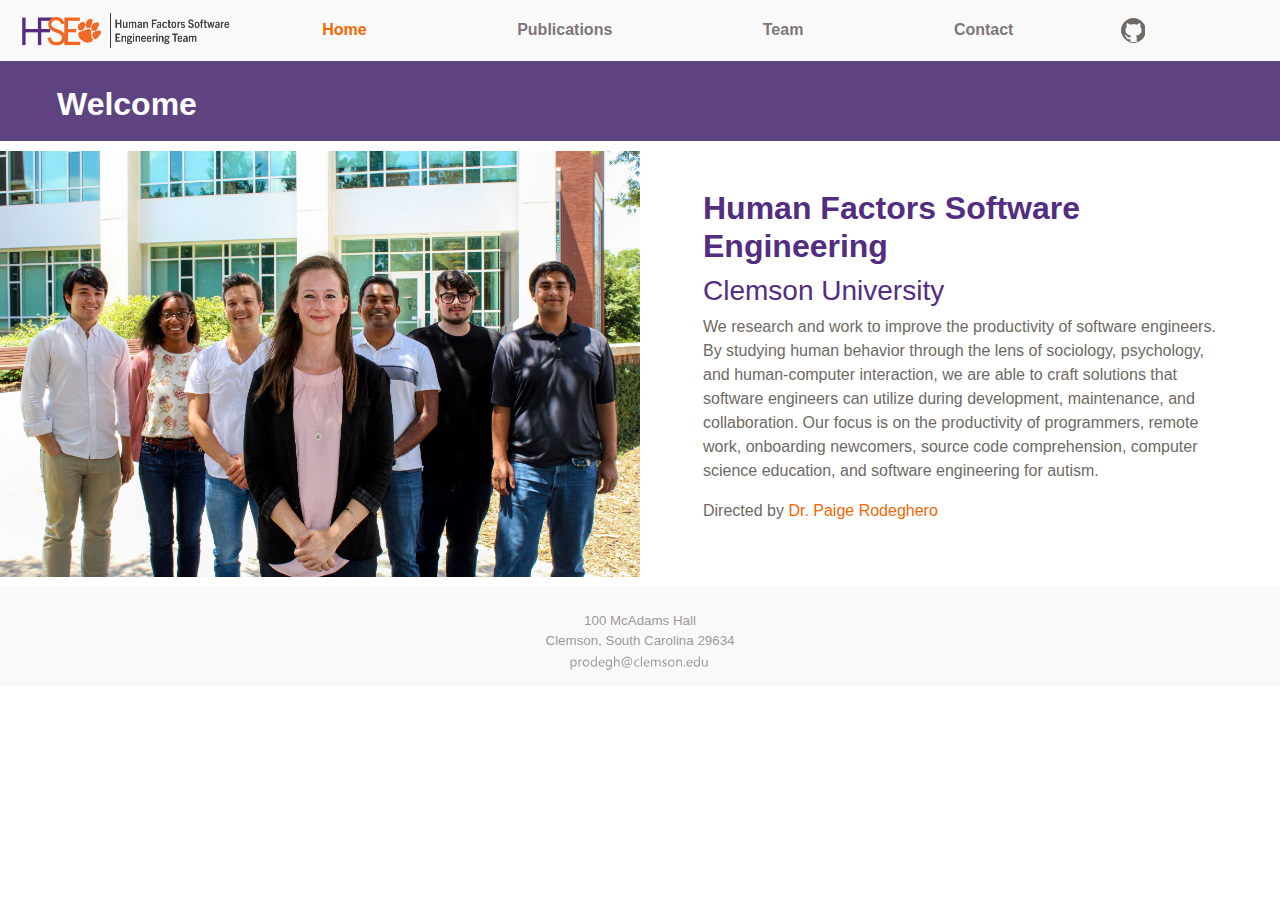
<file: index.html>
<!DOCTYPE html>
<html lang="en">
<head>
    <meta charset="utf-8">
    <meta name="viewport" content="width=device-width, initial-scale=1, shrink-to-fit=no">
    <meta name="title" content="Human Factors Software Engineering.">
    <meta name="description" content="We research and work to improve the productivity of software engineers.
                        By studying human behavior through the lens of sociology, psychology, and
                        human-computer interaction, we are able to craft solutions that software
                        engineers can utilize during development, maintenance, and collaboration.">
    <meta name="keywords" content="Paige Rodeghero, HFSE Clemson, Human Factors Software Engineering,
                    Human Factors Software Engineering Clemson, HFSE,
                    Software Engineering Clemson, Clemson, Software Engineering PhD,
                    Software Engineering, PhD Clemson, Clemson University PhD, Source Code, Autism
                    Open Source, Open-Source, Eye-tracking, School of Computing">
     <meta name="author" content="Paige Rodeghero">


    <link rel="stylesheet" href="bootstrap-4.3.1/css/bootstrap.min.css">
    <link rel="stylesheet" href="main-style.css">

    <!-- Global site tag (gtag.js) - Google Analytics -->
<script async src="https://www.googletagmanager.com/gtag/js?id=UA-106968744-2"></script>
<script>
  window.dataLayer = window.dataLayer || [];
  function gtag(){dataLayer.push(arguments);}
  gtag('js', new Date());

  gtag('config', 'UA-106968744-2');
</script>

</head>
<body>

    <!---Navigation Bar-->
    <nav class="navbar navbar-expand-lg navbar-custom">
        <a class="navbar-brand" href="index.html">
            <img src="images/HFSE-Logo-02.png" width="215" height="35">
        </a>
        <button class="navbar-toggler" type="button" data-toggle="collapse" data-target="#navbarNav" aria-controls="navbarNav" aria-expanded="false" aria-label="Toggle navigation">
            <span class="navbar-toggler-icon"></span>
        </button>
        <div class="collapse navbar-collapse" id="navbarNav">
            <ul class="navbar-nav nav-fill w-100 align-items-start">
                <li class="nav-item active">
                    <a class="nav-link" href="#">Home<span class="sr-only">(current)</span></a>
                </li>
                <li class="nav-item">
                    <a class="nav-link" href="publica.html">Publications</a>
                </li>
                <li class="nav-item">
                    <a class="nav-link" href="team.html">Team</a>
                </li>
                <!-- <li class="nav-item">
                    <a class="nav-link" href="#">Projects</a>
                </li>-->
                
                <li class="nav-item">
                    <a class="nav-link" href="contacts.html">Contact</a>
                </li>
              
                <li class="nav-item">
                  <a class="nav-link" href="https://github.com/human-factors-software-engineering" target="_blank">
                    <i class="gitHub"></i>
                  </a>
                </li>
            </ul>
        </div>
    </nav>

        <!--Banner-->
        <div class="banner-container">
            <div class="container">
                <!--Ml-md-n1 is to help the banner text left align with the profile picture when the screen is medium or large-->
                <div class="row ml-md-n1 no-gutters justify-content-center justify-content-md-start">
                    <!--Col-6 is to help with the centering of the banner text when the screen is small-->
                    <!--My-5 is for vertically centering the banner text in the container-->
                    <!--Ml-md-n4 is to help the banner text left align with the profile picture when the screen is medium or large-->
                    <div class="col-6 my-4 ml-md-n4">
                        <div class="banner-text text-center text-md-left">
                            <h2><strong>Welcome</strong></h2>
                        </div>
                    </div>
                </div>
            </div>
        </div>

    <div class="container-fluid">
      <div class="row align-items-center">
        <div class="col-12 col-xl-6 px-0">
          <div class="team-picture">

            <img src="images/home-page-imgs/lab_group_lg.JPG"
            class="d-block w-100 img-fluid">
          </div>
        </div>

        <div class="col-12 col-xl-6 px-0">
        <div class="about-text">

            <div class="row justify-content-start mx-5 my-5">
              <div class="col">
                <div class="header">
                  <h2><strong>Human Factors Software Engineering</strong></h2>
                  <h3>Clemson University</h3>
</div>
              </div>

              <div class="w-100"></div>

              <div class="col">
                <div class="text-copy">
                    <p>We research and work to improve the productivity of software engineers.
                      By studying human behavior through the lens of sociology, psychology, and
                      human-computer interaction, we are able to craft solutions that software
                      engineers can utilize during development, maintenance, and collaboration. Our focus is on the productivity of programmers, remote work, onboarding newcomers, source code comprehension, computer science education, and software engineering for autism.</p>

                    <p>Directed by <a href="http://www.paigerodeghero.com">Dr. Paige Rodeghero</a></p>
                </div>
              </div>

            </div>
          </div>
        </div>


      </div>
    </div>

    <!-- Footer -->
    <footer class="footer-container mt-auto py-4">
        <div class="footer-text text-center">
            100 McAdams Hall
            <br>
            Clemson, South Carolina 29634
            <img src="images/light-premail.svg"
            class="d-block w-100 mt-1"
            height="17">
        </div>
    </footer>

    <script src="jquery-3.4.1.min.js"></script>
    <script src="popper.min.js"></script>
    <script src="bootstrap-4.3.1/js/bootstrap.min.js"></script>
    <script src="main-js.js"></script>
</body>
</html>
</file>
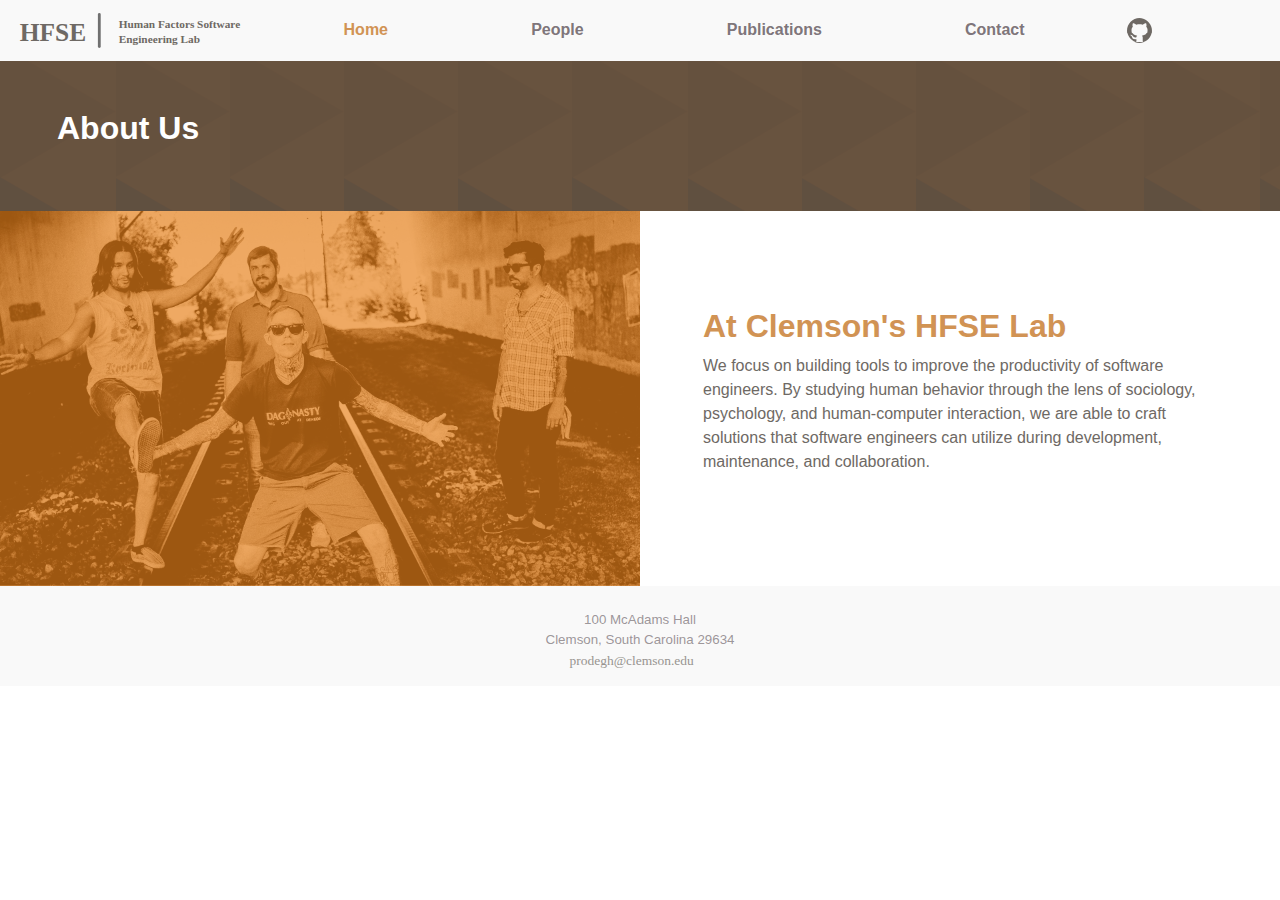
<file: Website Files/index.html>
<!DOCTYPE html>
<html lang="en">
<head>
    <meta charset="utf-8">
    <meta name="viewport" content="width=device-width, initial-scale=1, shrink-to-fit=no">
    <link rel="stylesheet" href="bootstrap-4.3.1/css/bootstrap.min.css">
    <link rel="stylesheet" href="main-style.css">

</head>
<body>

    <!---Navigation Bar-->
    <nav class="navbar navbar-expand-lg navbar-custom">
        <a class="navbar-brand" href="index.html">
            <img src="images/HFSE-Logo.svg" width="240" height="35">
        </a>
        <button class="navbar-toggler" type="button" data-toggle="collapse" data-target="#navbarNav" aria-controls="navbarNav" aria-expanded="false" aria-label="Toggle navigation">
            <span class="navbar-toggler-icon"></span>
        </button>
        <div class="collapse navbar-collapse" id="navbarNav">
            <ul class="navbar-nav nav-fill w-100 align-items-start">
                <li class="nav-item active">
                    <a class="nav-link" href="#">Home<span class="sr-only">(current)</span></a>
                </li>
                <li class="nav-item">
                    <a class="nav-link" href="people.html">People</a>
                </li>
                <!-- <li class="nav-item">
                    <a class="nav-link" href="#">Projects</a>
                </li>-->
                <li class="nav-item">
                    <a class="nav-link" href="publica.html">Publications</a>
                </li>
                <li class="nav-item">
                    <a class="nav-link" href="contacts.html">Contact</a>
                </li>
                <li class="nav-item">
                  <a class="nav-link" href="#">
                    <i class="gitHub"></i>
                  </a>
                </li>
            </ul>
        </div>
    </nav> 

        <!--Banner-->
        <div class="banner-container">
            <div class="container">
                <!--Ml-md-n1 is to help the banner text left align with the profile picture when the screen is medium or large-->
                <div class="row ml-md-n1 no-gutters justify-content-center justify-content-md-start">
                    <!--Col-6 is to help with the centering of the banner text when the screen is small-->
                    <!--My-5 is for vertically centering the banner text in the container-->
                    <!--Ml-md-n4 is to help the banner text left align with the profile picture when the screen is medium or large-->
                    <div class="col-6 my-5 ml-md-n4">
                        <div class="banner-text text-center text-md-left">
                            <h2><strong>About Us</strong></h2>
                        </div>
                    </div>
                </div>
            </div>
        </div> 

    <div class="container-fluid">
      <div class="row align-items-center">
        <div class="col-12 col-xl-6 px-0">
          <div class="team-picture">
            <div class="overlay"></div>
            <img src="images/home-page-imgs/proto-team-picture.svg" 
            class="d-block w-100 img-fluid">
          </div>
        </div>

        <div class="col-12 col-xl-6 px-0">
        <div class="about-text">

            <div class="row justify-content-start mx-5 my-5">
              <div class="col">
                <div class="header">
                  <h2><strong>At Clemson's HFSE Lab</strong></h2>
                </div>
              </div>

              <div class="w-100"></div>

              <div class="col">
                <div class="text-copy">
                    <p>We focus on building tools to improve the productivity of software engineers. 
                      By studying human behavior through the lens of sociology, psychology, and 
                      human-computer interaction, we are able to craft solutions that software 
                      engineers can utilize during development, maintenance, and collaboration.</p>
                </div>
              </div>

            </div>
          </div>
        </div>


      </div>
    </div>

    <!-- Footer -->
    <footer class="footer-container mt-auto py-4">
        <div class="footer-text text-center">
            100 McAdams Hall
            <br>
            Clemson, South Carolina 29634
            <img src="images/light-premail.svg" 
            class="d-block w-100 mt-1" 
            height="17">
        </div>
    </footer>

    <script src="jquery-3.4.1.min.js"></script>
    <script src="popper.min.js"></script>
    <script src="bootstrap-4.3.1/js/bootstrap.min.js"></script>
    <script src="main-js.js"></script>
</body>
</html>
</file>
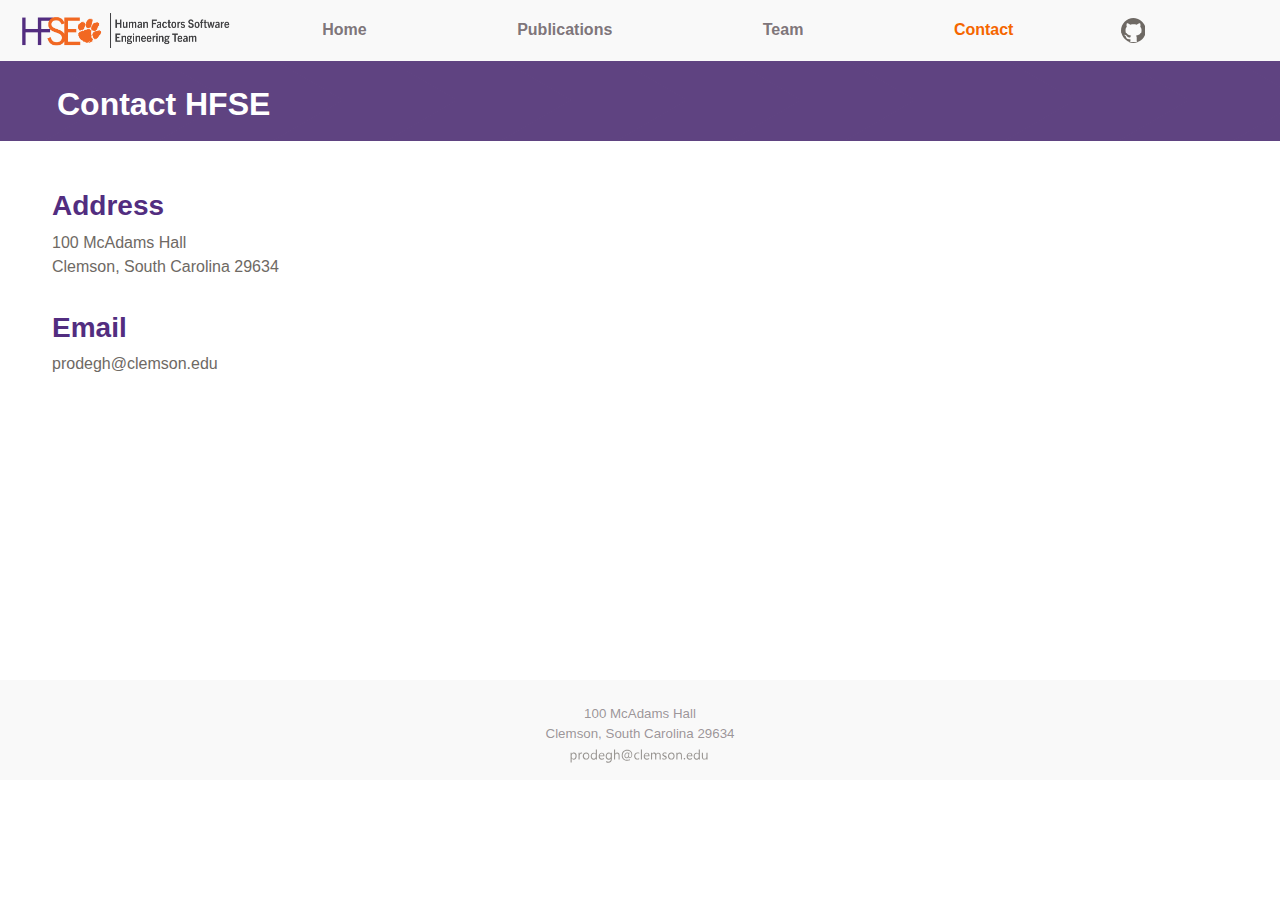
<file: contacts.html>
<!DOCTYPE html>
<html lang="en">
<head>
    <meta charset="utf-8">
    <meta name="viewport" content="width=device-width, initial-scale=1, shrink-to-fit=no">
    <link rel="stylesheet" href="bootstrap-4.3.1/css/bootstrap.min.css">
    <link rel="stylesheet" href="main-style.css">

</head>
<body>

    <!---Navigation Bar-->
    <nav class="navbar navbar-expand-lg navbar-custom">
        <a class="navbar-brand" href="index.html">
            <img src="images/HFSE-Logo-02.png" width="215" height="35">
        </a>
        <button class="navbar-toggler" type="button" data-toggle="collapse" data-target="#navbarNav" aria-controls="navbarNav" aria-expanded="false" aria-label="Toggle navigation">
            <span class="navbar-toggler-icon"></span>
        </button>
        <div class="collapse navbar-collapse" id="navbarNav">
            <ul class="navbar-nav nav-fill w-100 align-items-start">
                <li class="nav-item">
                    <a class="nav-link" href="index.html">Home</a>
                </li>
                <li class="nav-item">
                    <a class="nav-link" href="publica.html">Publications</a>
                </li>
                <li class="nav-item">
                    <a class="nav-link" href="team.html">Team</a>
                </li>
                <!-- <li class="nav-item">
                    <a class="nav-link" href="#">Projects</a>
                </li> -->
               
                <li class="nav-item active">
                    <a class="nav-link" href="#">Contact<span class="sr-only">(current)</span></a>
                </li>
             
                <li class="nav-item">
                  <a class="nav-link" href="https://github.com/human-factors-software-engineering" target="_blank">
                      <i class="gitHub"></i>
                    </a>
                </li>
            </ul>
        </div>
    </nav>

    <!--Banner-->
    <div class="banner-container">
        <div class="container">
            <!--Ml-md-n1 is to help the banner text left align with the profile picture when the screen is medium or large-->
            <div class="row ml-md-n1 no-gutters justify-content-center justify-content-md-start">
                <!--Col-6 is to help with the centering of the banner text when the screen is small-->
                <!--My-5 is for vertically centering the banner text in the container-->
                <!--Ml-md-n4 is to help the banner text left align with the profile picture when the screen is medium or large-->
                <div class="col my-4 ml-md-n4">
                    <div class="banner-text text-center text-md-left">
                        <h2><strong>Contact HFSE</strong></h2>
                    </div>
                </div>
            </div>
        </div>
    </div>

    <div class="container">
        <!--This list of grid spacing is the standard for all pages, see index.html for details on what each class does-->
        <div class="row mx-0 mx-sm-n5 mt-5 mb-3 justify-content-start">
            <div class="col">
                <h3><strong>Address</strong></h3>
                <p>100 McAdams Hall
                <br>
                Clemson, South Carolina 29634</p>
            </div>
        </div>

        <div class="row mx-0 mx-sm-n5 justify-content-start">
            <div class="col">
                <h3><strong>Email</strong></h3>
                <p>prodegh@clemson.edu</p>
            </div>
        </div>

    </div>

    <div class="extra-space">
        <div class="container-fluid">
            <div class="row my-5">
                <div class="col"></div>
            </div>
            <div class="row my-5">
                <div class="col"></div>
            </div>
            <div class="row my-5">
                <div class="col"></div>
            </div>
            <div class="row my-5">
                <div class="col"></div>
            </div>
            <div class="row my-5 my-xl-5">
                <div class="col"></div>
            </div>
        </div>
    </div>

    <!-- Footer -->
    <footer class="footer-container mt-auto py-4">
        <div class="footer-text text-center">
            100 McAdams Hall
            <br>
            Clemson, South Carolina 29634
            <img src="images/light-premail.svg"
            class="d-block w-100 mt-1"
            height="17">
        </div>
    </footer>

    <script src="jquery-3.4.1.min.js"></script>
    <script src="popper.min.js"></script>
    <script src="bootstrap-4.3.1/js/bootstrap.min.js"></script>
    <script src="main-js.js"></script>
</body>
</html>
</file>
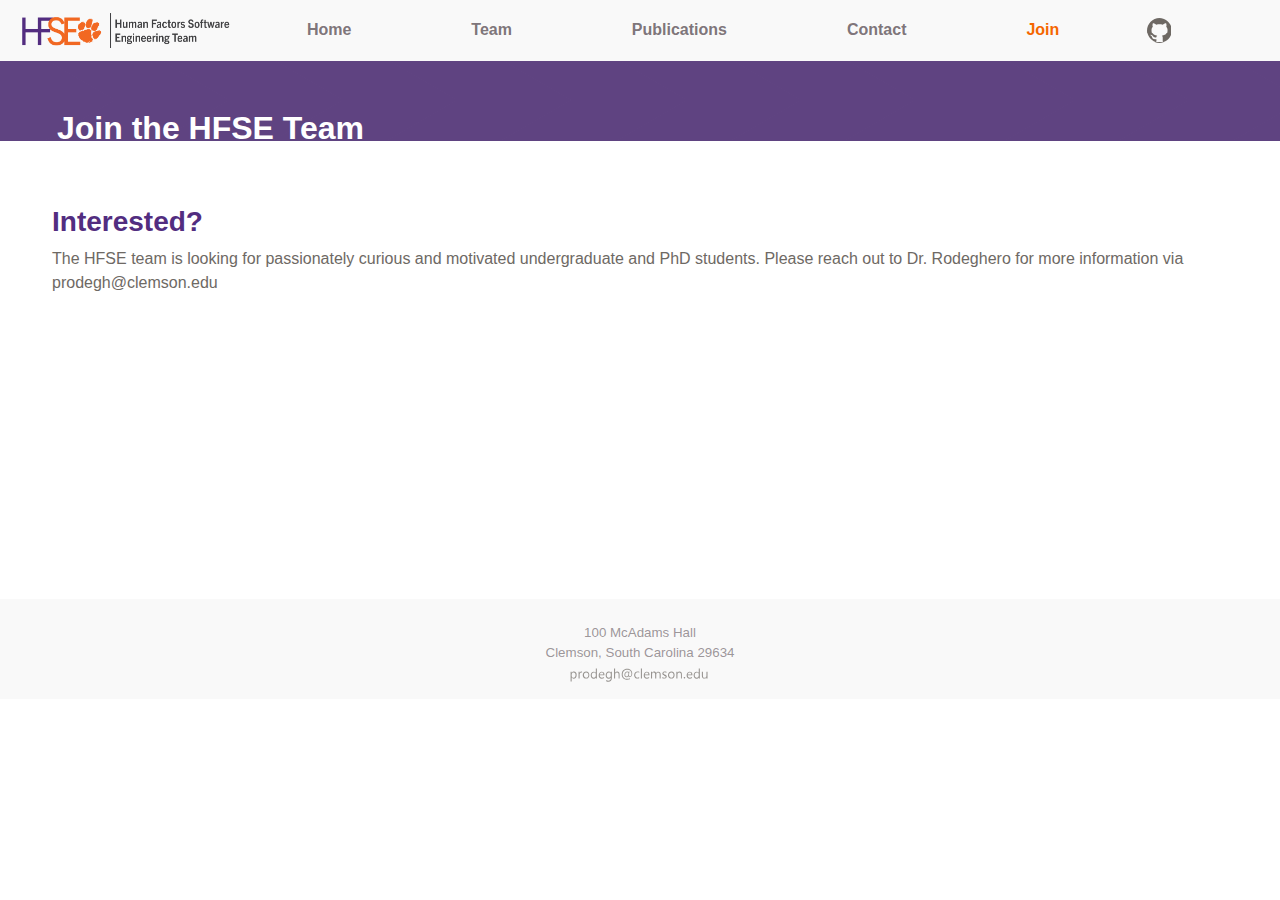
<file: join.html>
<!DOCTYPE html>
<html lang="en">
<head>
    <meta charset="utf-8">
    <meta name="viewport" content="width=device-width, initial-scale=1, shrink-to-fit=no">
    <link rel="stylesheet" href="bootstrap-4.3.1/css/bootstrap.min.css">
    <link rel="stylesheet" href="main-style.css">

</head>
<body>

    <!---Navigation Bar-->
    <nav class="navbar navbar-expand-lg navbar-custom">
        <a class="navbar-brand" href="index.html">
            <img src="images/HFSE-Logo-02.png" width="215" height="35">
        </a>
        <button class="navbar-toggler" type="button" data-toggle="collapse" data-target="#navbarNav" aria-controls="navbarNav" aria-expanded="false" aria-label="Toggle navigation">
            <span class="navbar-toggler-icon"></span>
        </button>
        <div class="collapse navbar-collapse" id="navbarNav">
            <ul class="navbar-nav nav-fill w-100 align-items-start">
                <li class="nav-item">
                    <a class="nav-link" href="index.html">Home</a>
                </li>
                <li class="nav-item">
                    <a class="nav-link" href="team.html">Team</a>
                </li>
                <!-- <li class="nav-item">
                    <a class="nav-link" href="#">Projects</a>
                </li> -->
                <li class="nav-item">
                    <a class="nav-link" href="publica.html">Publications</a>
                </li>
                <li class="nav-item">
                    <a class="nav-link" href="contacts.html">Contact</a>
                </li>
                <li class="nav-item active">
                    <a class="nav-link" href="#">Join<span class="sr-only">(current)</span></a>
                </li>
                <li class="nav-item">
                  <a class="nav-link" href="https://github.com/human-factors-software-engineering" target="_blank">
                      <i class="gitHub"></i>
                    </a>
                </li>
            </ul>
        </div>
    </nav>

    <!--Banner-->
    <div class="banner-container">
        <div class="container">
            <!--Ml-md-n1 is to help the banner text left align with the profile picture when the screen is medium or large-->
            <div class="row ml-md-n1 no-gutters justify-content-center justify-content-md-start">
                <!--Col-6 is to help with the centering of the banner text when the screen is small-->
                <!--My-5 is for vertically centering the banner text in the container-->
                <!--Ml-md-n4 is to help the banner text left align with the profile picture when the screen is medium or large-->
                <div class="col my-5 ml-md-n4">
                    <div class="banner-text text-center text-md-left">
                        <h2><strong>Join the HFSE Team</strong></h2>
                    </div>
                </div>
            </div>
        </div>
    </div>

    <div class="container">
        <!--This list of grid spacing is the standard for all pages, see index.html for details on what each class does-->
        <div class="row mx-0 mx-sm-n5 mt-5 justify-content-start">
            <div class="col mt-3">
                <h3><strong>Interested?</strong></h3>
                <p>The HFSE team is looking for passionately curious and motivated
                    undergraduate and PhD students. Please reach out to Dr. Rodeghero for more information via
                    prodegh@clemson.edu</p>
            </div>

        </div>

    </div>

    <div class="extra-space">
        <div class="container-fluid">
            <div class="row my-5">
                <div class="col"></div>
            </div>
            <div class="row my-5">
                <div class="col"></div>
            </div>
            <div class="row my-5">
                <div class="col"></div>
            </div>
            <div class="row my-5">
                <div class="col"></div>
            </div>
            <div class="row my-5">
                <div class="col"></div>
            </div>
        </div>
    </div>

    <!-- Footer -->
    <footer class="footer-container mt-auto py-4">
        <div class="footer-text text-center">
            100 McAdams Hall
            <br>
            Clemson, South Carolina 29634
            <img src="images/light-premail.svg"
            class="d-block w-100 mt-1"
            height="17">
        </div>
    </footer>

    <script src="jquery-3.4.1.min.js"></script>
    <script src="popper.min.js"></script>
    <script src="bootstrap-4.3.1/js/bootstrap.min.js"></script>
    <script src="main-js.js"></script>
</body>
</html>
</file>
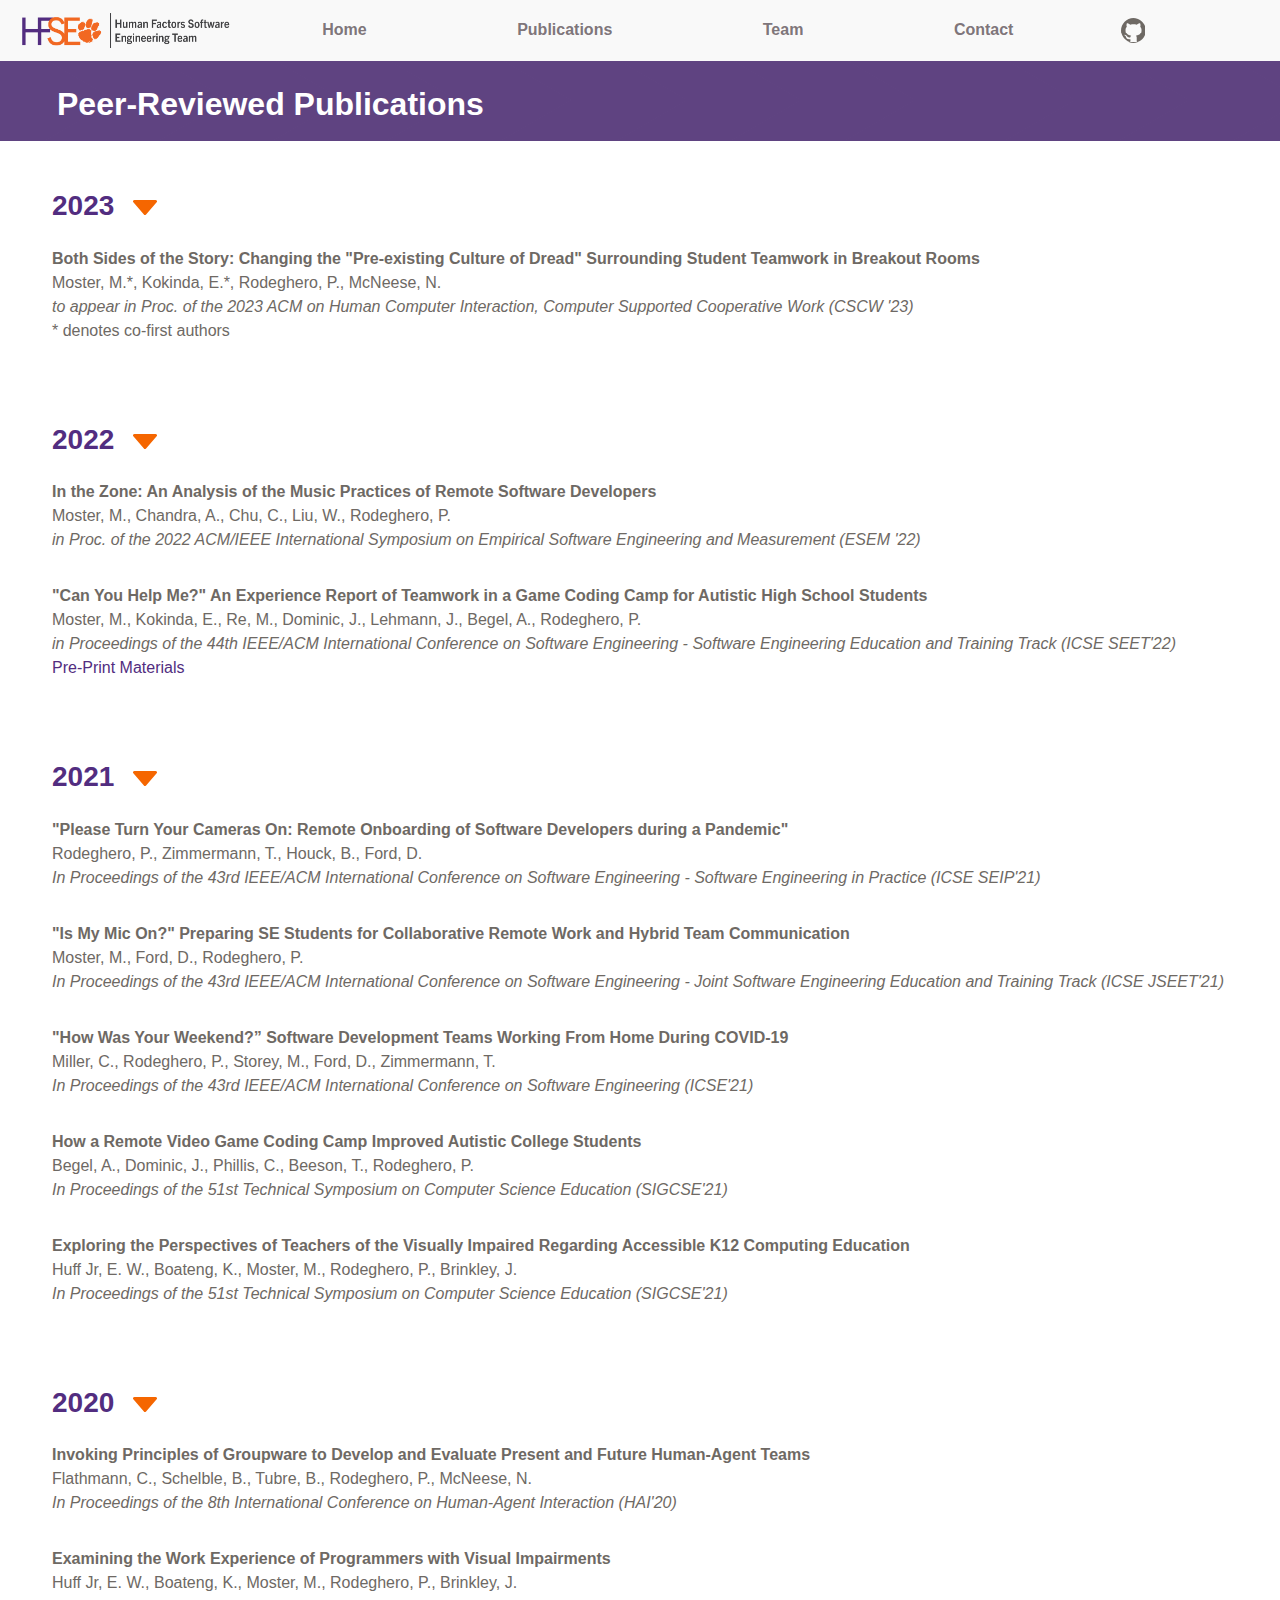
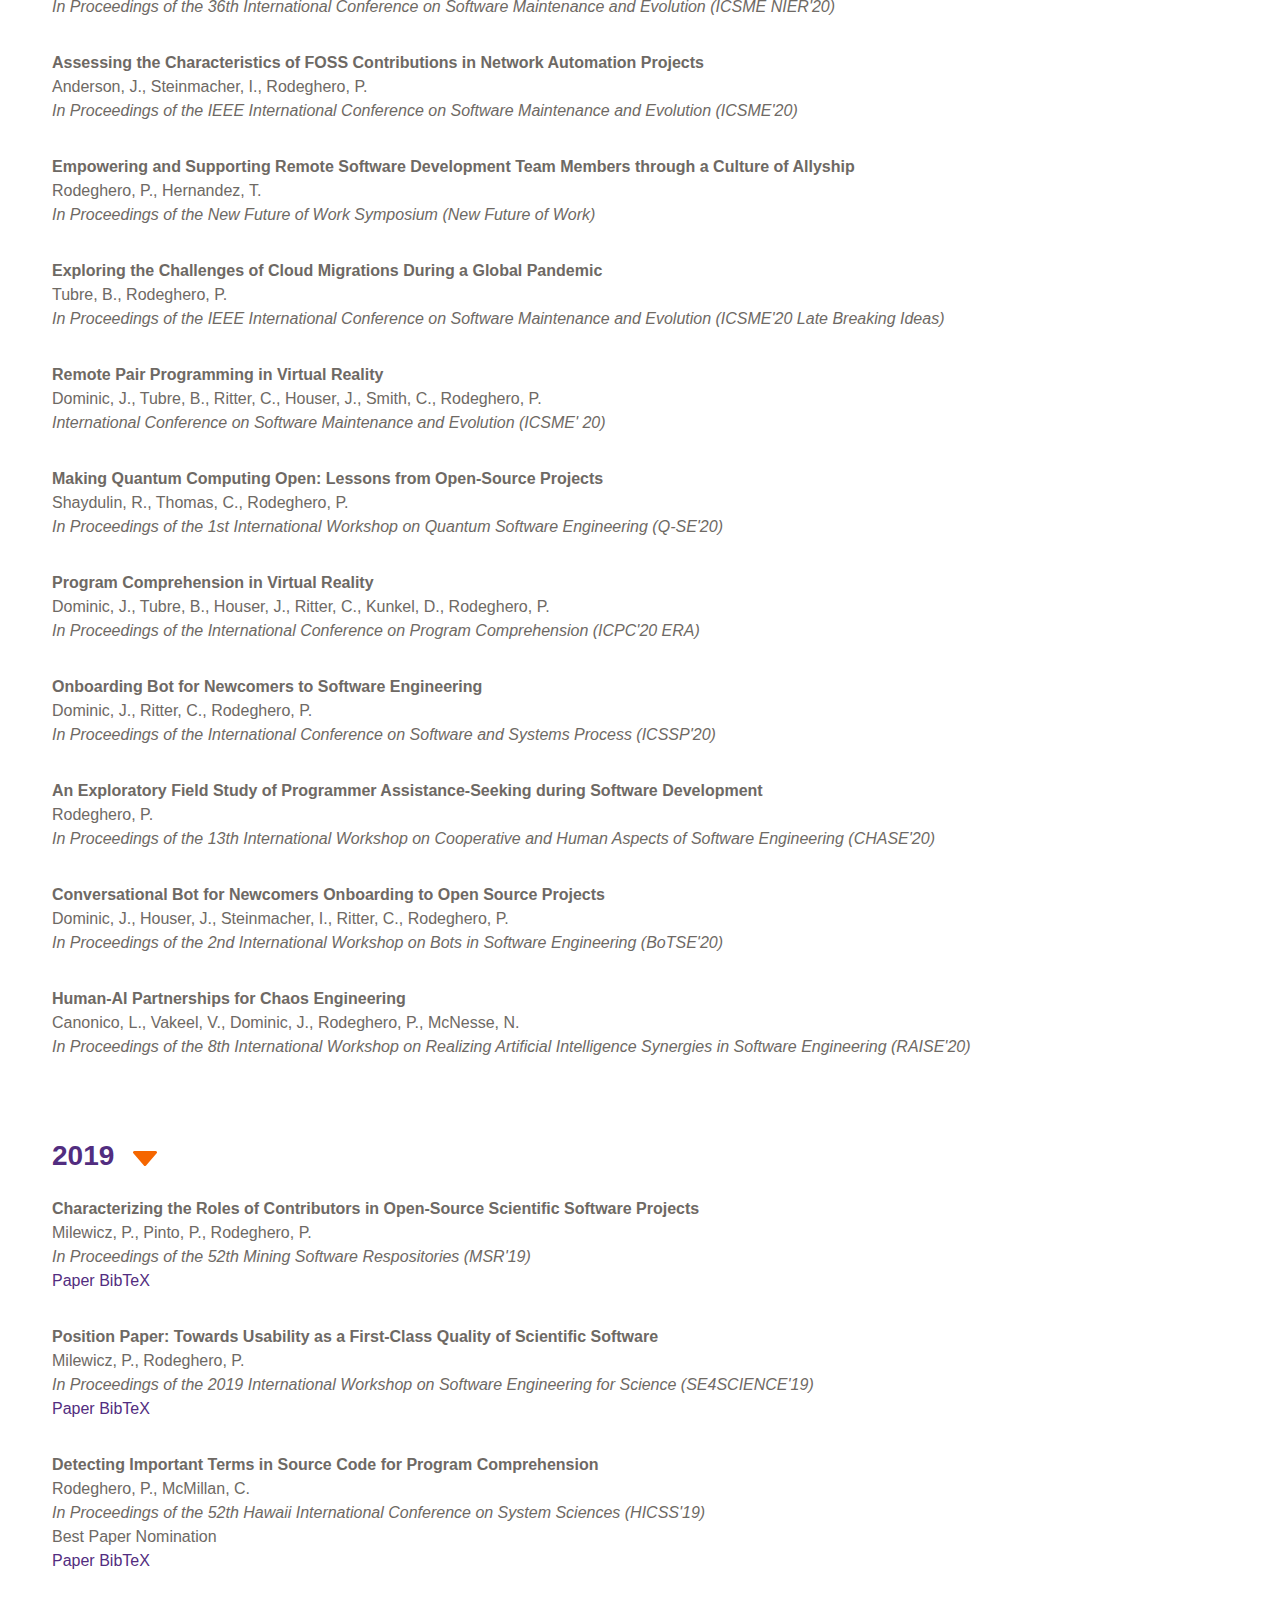
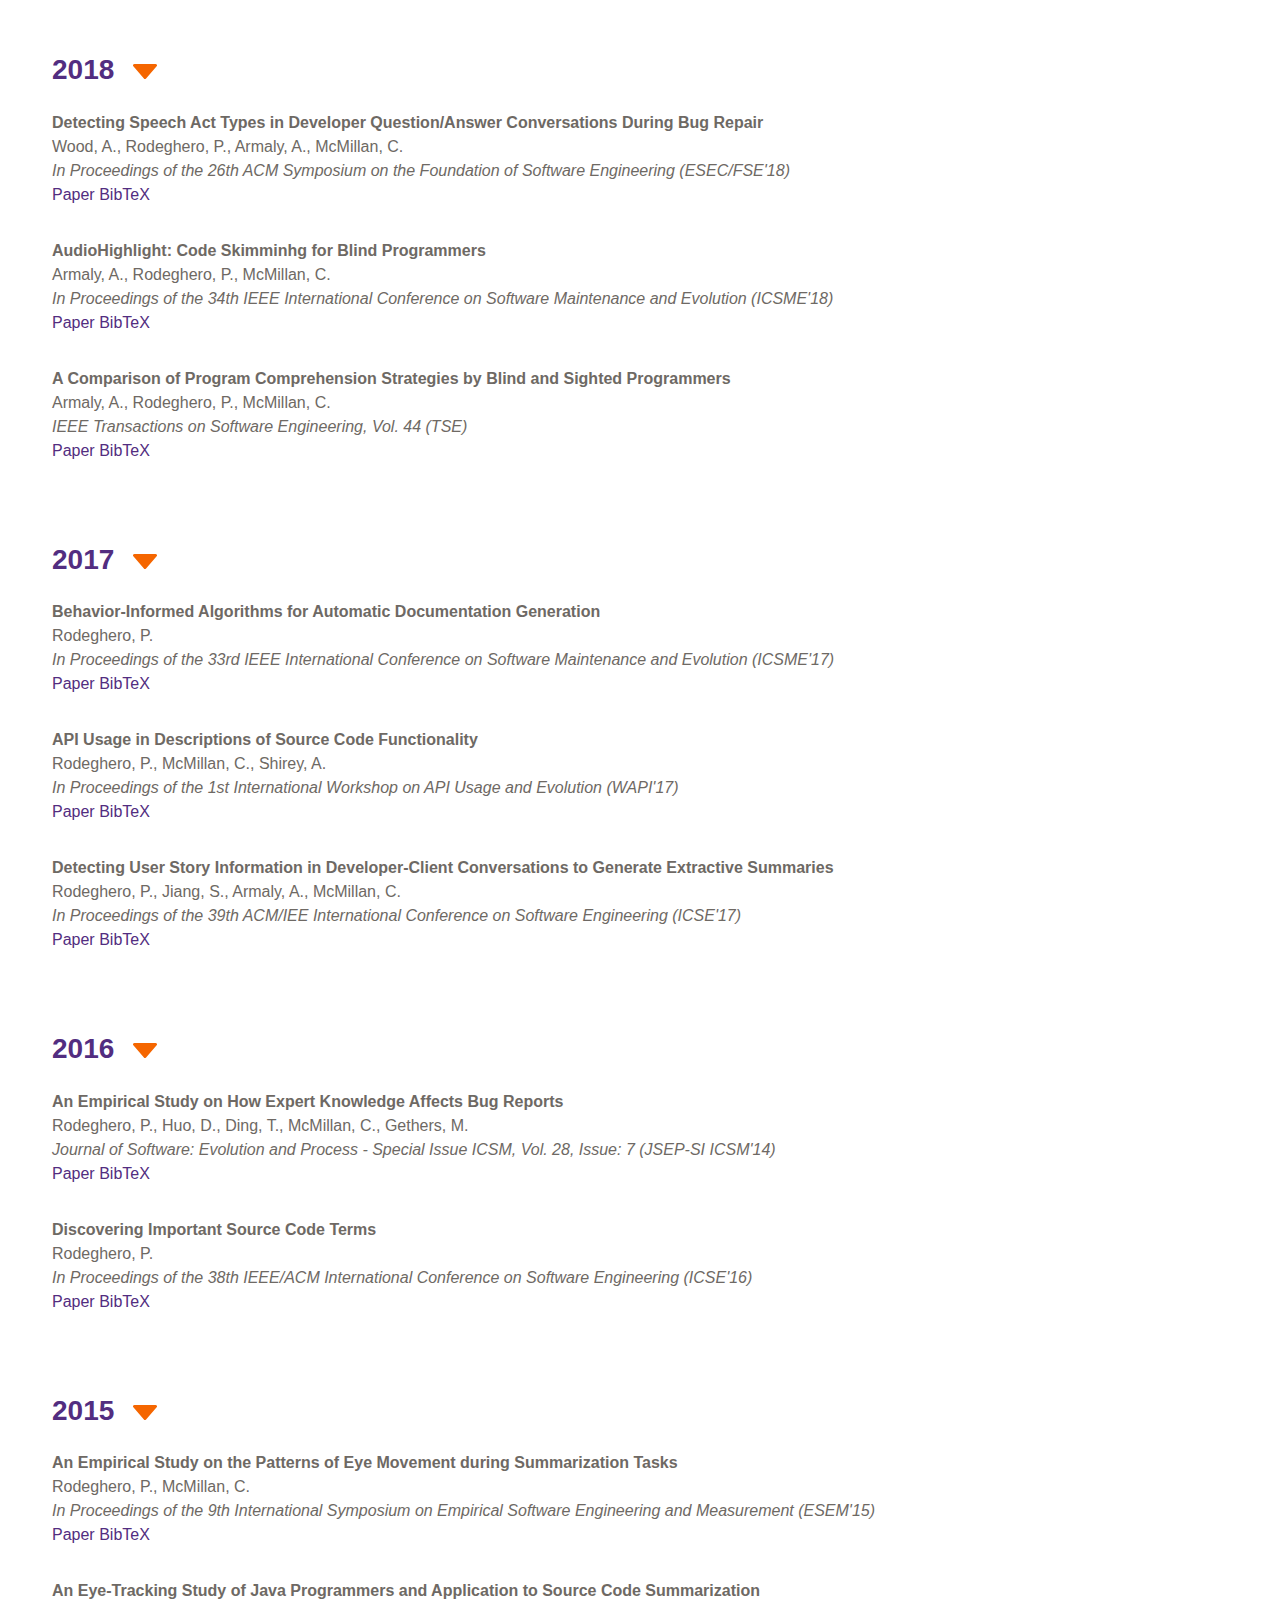
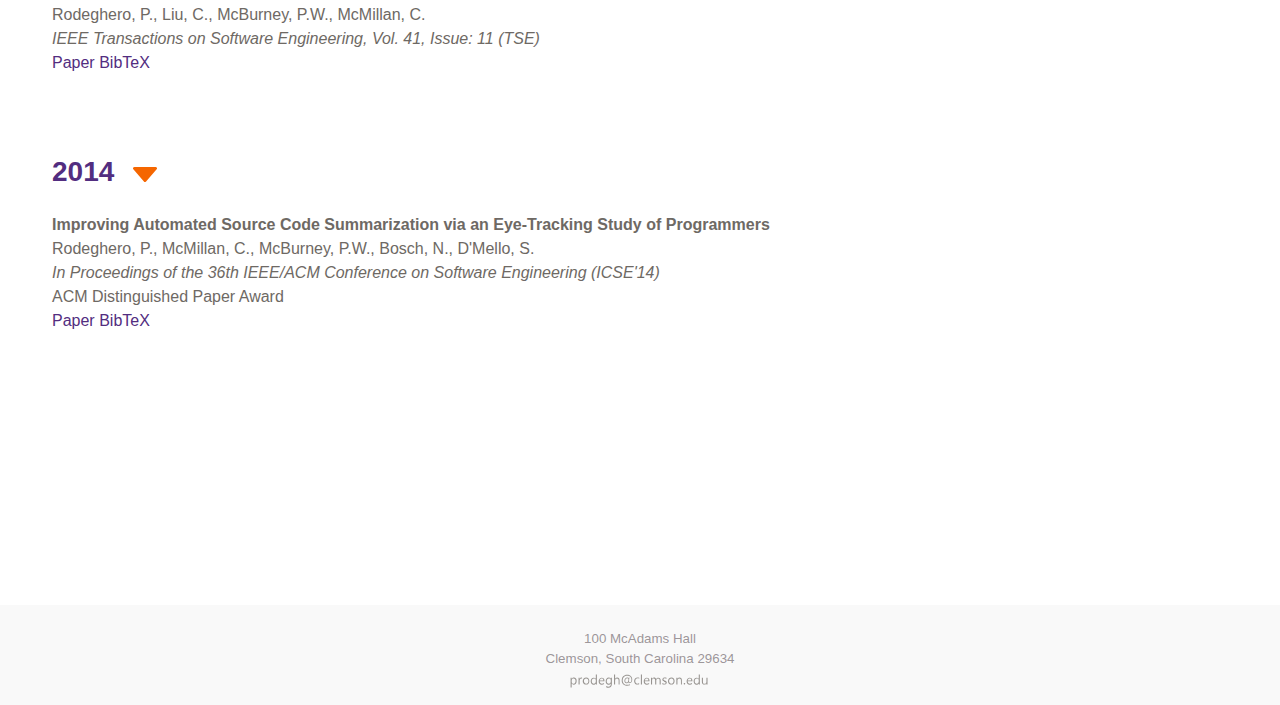
<file: publica.html>
<!DOCTYPE html>
<html lang="en">
<head>
    <meta charset="utf-8">
    <meta name="viewport" content="width=device-width, initial-scale=1, shrink-to-fit=no">
    <link rel="stylesheet" href="bootstrap-4.3.1/css/bootstrap.min.css">
    <link rel="stylesheet" href="main-style.css">

</head>
<body>

    <!---Navigation Bar-->
    <nav class="navbar navbar-expand-lg navbar-custom">
        <a class="navbar-brand" href="index.html">
            <img src="images/HFSE-Logo-02.png" width="215" height="35">
        </a>
        <button class="navbar-toggler" type="button" data-toggle="collapse" data-target="#navbarNav" aria-controls="navbarNav" aria-expanded="false" aria-label="Toggle navigation">
            <span class="navbar-toggler-icon"></span>
        </button>
        <div class="collapse navbar-collapse" id="navbarNav">
            <ul class="navbar-nav nav-fill w-100 align-items-start">
                <li class="nav-item">
                    <a class="nav-link" href="index.html">Home</a>
                </li>
                <li class="nav-item">
                    <a class="nav-link" href="publica.html">Publications</a>
                </li>
                <li class="nav-item">
                    <a class="nav-link" href="team.html">Team</a>
                </li>
                <!-- <li class="nav-item">
                    <a class="nav-link" href="#">Projects</a>
                </li> -->
                
                <li class="nav-item">
                    <a class="nav-link" href="contacts.html">Contact</a>
                </li>
               
                <li class="nav-item">
                  <a class="nav-link" href="#">
                      <i class="gitHub"></i>
                    </a>
                </li>
            </ul>
        </div>
    </nav>

    <!--Banner-->
    <div class="banner-container">
        <div class="container">
            <!--Ml-md-n1 is to help the banner text left align with the profile picture when the screen is medium or large-->
            <div class="row ml-md-n1 no-gutters justify-content-center justify-content-md-start">
                <!--Col-6 is to help with the centering of the banner text when the screen is small-->
                <!--My-5 is for vertically centering the banner text in the container-->
                <!--Ml-md-n4 is to help the banner text left align with the profile picture when the screen is medium or large-->
                <div class="col my-4 ml-md-n4">
                    <div class="banner-text text-center text-md-left">
                        <h2><strong>Peer-Reviewed Publications</strong></h2>
                    </div>
                </div>
            </div>
        </div>
    </div>

        <!--2022 - Drop Down Toggle-->
        <div class="dropdown-year">

            <div class="container">
                <div class="row mx-0 mx-sm-n5 my-5 align-items-center">
                    <div class="col-auto">
                            <h3 class="year2023"><strong>2023</strong></h3>
                    </div>
                    <div class="col-3 mx-n4 mt-n1 mx-sm-n5 mx-lg-n4 col-md-2 col-lg-1">
                        <div class="triangle-bttn bttn23 toggle23">
                            <a class="btn" href="#collapsePubs23" data-toggle="collapse" role="button" aria-expanded="false" aria-controls="collapsePubs23">
                                <img src="images/publicas-page-imgs/tr-button-o-down.svg"
                                class="d-block w-100"
                                height="15" width="15"
                                onclick="hide_unhide('dropdown-publicas8', this, 'year2023');">
                            </a>
                        </div>
                    </div>
    
                <div class="w-100"></div>
    
                <!--List of Publications-->
                <div class="collapse show" id="collapsePubs23">
                    <div class="col-12">
                        <div class="dropdown-publicas8">
      <!--Publication Info 1-->
                             <div class="row my-3">
                                <!--Publication Name-->
                                <div class="col-12">
                                    <!--Publication Name-->
                                    <p><strong>Both Sides of the Story: Changing the "Pre-existing Culture of Dread" Surrounding Student Teamwork in Breakout Rooms</strong>
                                    <br>
                                    <!--Authors-->
                                   Moster, M.*, Kokinda, E.*, Rodeghero, P., McNeese, N. <br>
                                    <!--Journal-->
                                    <i>to appear in Proc. of the 2023 ACM on Human Computer Interaction, Computer Supported Cooperative Work (CSCW '23)</i>
                                    <br>
                                    * denotes co-first authors 
                                    <br>
                                    <!--PDF Download-->
                                   <!-- <a href="https://makayla-moster.github.io/assets/papers/2022_ICSE_SEET_Experience_Report.pdf">Pre-Print</a>
                                   <a href="https://doi.org/10.5281/zenodo.5902445">Materials</a> -->
                                    <!--BibTeX citation-->
                                <!--    <a href="BibTeX/9th_International_2015.bib">BibTeX</a></p> -->
                                </div>
                            </div>
    
    
                        </div>
                    </div>
                </div>
                </div>
            </div>
        </div>

<!-- To have proper arrow toggling, you must update main-jquery.js and main-style.css -->

    <!--2022 - Drop Down Toggle-->
    <div class="dropdown-year">

        <div class="container">
            <div class="row mx-0 mx-sm-n5 my-5 align-items-center">
                <div class="col-auto">
                        <h3 class="year2022"><strong>2022</strong></h3>
                </div>
                <div class="col-3 mx-n4 mt-n1 mx-sm-n5 mx-lg-n4 col-md-2 col-lg-1">
                    <div class="triangle-bttn bttn22 toggle22">
                        <a class="btn" href="#collapsePubs22" data-toggle="collapse" role="button" aria-expanded="false" aria-controls="collapsePubs22">
                            <img src="images/publicas-page-imgs/tr-button-o-down.svg"
                            class="d-block w-100"
                            height="15" width="15"
                            onclick="hide_unhide('dropdown-publicas7', this, 'year2022');">
                        </a>
                    </div>
                </div>

            <div class="w-100"></div>

            <!--List of Publications-->
            <div class="collapse show" id="collapsePubs22">
                <div class="col-12">
                    <div class="dropdown-publicas7">

                        <div class="row my-3">
                            <!--Publication Name-->
                            <div class="col-12">
                                <!--Publication Name-->
                                <p><strong>In the Zone: An Analysis of the Music Practices of Remote Software Developers</strong>
                                <br>
                                <!--Authors-->
                                Moster, M., Chandra, A., Chu, C., Liu, W., Rodeghero, P.
                                <br>
                                <!--Journal-->
                                <i>in Proc. of the 2022 ACM/IEEE International Symposium on Empirical Software Engineering and Measurement (ESEM '22)</i>
                                <br>
                                <!--PDF Download-->
                               <!-- <a href="https://ieeexplore.ieee.org/document/7321188">Paper</a> -->
                                <!--BibTeX citation-->
                            <!--    <a href="BibTeX/9th_International_2015.bib">BibTeX</a></p> -->
                            </div>
                        </div>

  <!--Publication Info 1-->

                         <div class="row my-3">
                            <!--Publication Name-->
                            <div class="col-12">
                                <!--Publication Name-->
                                <p><strong>"Can You Help Me?" An Experience Report of Teamwork in a Game Coding Camp for Autistic High School Students</strong>
                                <br>
                                <!--Authors-->
                               Moster, M., Kokinda, E., Re, M., Dominic, J., Lehmann, J., Begel, A., Rodeghero, P.
                                <br>
                                <!--Journal-->
                                <i>in Proceedings of the 44th IEEE/ACM International Conference on Software Engineering - Software Engineering Education and Training Track (ICSE SEET'22)</i>
                                <br>
                                <!--PDF Download-->
                               <a href="https://makayla-moster.github.io/assets/papers/2022_ICSE_SEET_Experience_Report.pdf">Pre-Print</a>
                               <a href="https://doi.org/10.5281/zenodo.5902445">Materials</a>
                                <!--BibTeX citation-->
                            <!--    <a href="BibTeX/9th_International_2015.bib">BibTeX</a></p> -->
                            </div>
                        </div>


                    </div>
                </div>
            </div>
            </div>
        </div>
    </div>

    <!--2021 - Drop Down Toggle-->
    <div class="dropdown-year">

        <div class="container">
            <div class="row mx-0 mx-sm-n5 my-5 align-items-center">
                <div class="col-auto">
                        <h3 class="year2021"><strong>2021</strong></h3>
                </div>
                <div class="col-3 mx-n4 mt-n1 mx-sm-n5 mx-lg-n4 col-md-2 col-lg-1">
                    <div class="triangle-bttn bttn21 toggle21">
                        <a class="btn" href="#collapsePubs21" data-toggle="collapse" role="button" aria-expanded="false" aria-controls="collapsePubs21">
                            <img src="images/publicas-page-imgs/tr-button-o-down.svg"
                            class="d-block w-100"
                            height="15" width="15"
                            onclick="hide_unhide('dropdown-publicas6', this, 'year2021');">
                        </a>
                    </div>
                </div>

            <div class="w-100"></div>

            <!--List of Publications-->
            <div class="collapse show" id="collapsePubs21">
                <div class="col-12">
                    <div class="dropdown-publicas5">
  <!--Publication Info 1-->
                         <div class="row my-3">
                            <!--Publication Name-->
                            <div class="col-12">
                                <!--Publication Name-->
                                <p><strong>"Please Turn Your Cameras On: Remote Onboarding of Software Developers during a Pandemic"</strong>
                                <br>
                                <!--Authors-->
                               Rodeghero, P., Zimmermann, T., Houck, B., Ford, D.
                                <br>
                                <!--Journal-->
                                <i>In Proceedings of the 43rd IEEE/ACM International Conference on Software Engineering - Software Engineering in Practice (ICSE SEIP'21)</i>
                                <br>
                                <!--PDF Download-->
                               <!-- <a href="https://ieeexplore.ieee.org/document/7321188">Paper</a> -->
                                <!--BibTeX citation-->
                            <!--    <a href="BibTeX/9th_International_2015.bib">BibTeX</a></p> -->
                            </div>
                        </div>

                            <div class="row my-3">
                            <!--Publication Name-->
                            <div class="col-12">
                                <!--Publication Name-->
                                <p><strong>"Is My Mic On?" Preparing SE Students for Collaborative Remote Work and Hybrid Team Communication</strong>
                                <br>
                                <!--Authors-->
                              Moster, M., Ford, D., Rodeghero, P.
                                <br>
                                <!--Journal-->
                                <i>In Proceedings of the 43rd IEEE/ACM International Conference on Software Engineering - Joint Software Engineering Education and Training Track (ICSE JSEET'21)</i>
                                <br>
                                <!--PDF Download-->
                               <!-- <a href="https://ieeexplore.ieee.org/document/7321188">Paper</a> -->
                                <!--BibTeX citation-->
                            <!--    <a href="BibTeX/9th_International_2015.bib">BibTeX</a></p> -->
                            </div>
                        </div>

                        <div class="row my-3">
                            <!--Publication Name-->
                            <div class="col-12">
                                <!--Publication Name-->
                                <p><strong>"How Was Your Weekend?” Software Development Teams Working From Home During COVID-19</strong>
                                <br>
                                <!--Authors-->
                                Miller, C., Rodeghero, P., Storey, M., Ford, D., Zimmermann, T.
                                <br>
                                <!--Journal-->
                                <i>In Proceedings of the 43rd IEEE/ACM International Conference on Software Engineering (ICSE'21)</i>
                                <br>
                                <!--PDF Download-->
                               <!-- <a href="https://ieeexplore.ieee.org/document/7321188">Paper</a> -->
                                <!--BibTeX citation-->
                            <!--    <a href="BibTeX/9th_International_2015.bib">BibTeX</a></p> -->
                            </div>
                        </div>



                        <!--Publication Info 1-->
                        <div class="row my-3">
                            <!--Publication Name-->
                            <div class="col-12">
                                <!--Publication Name-->
                                <p><strong>How a Remote Video Game Coding Camp Improved Autistic College Students</strong>
                                <br>
                                <!--Authors-->
                                Begel, A., Dominic, J., Phillis, C., Beeson, T., Rodeghero, P.
                                <br>
                                <!--Journal-->
                                <i>In Proceedings of the 51st Technical Symposium on Computer Science Education (SIGCSE'21)</i>
                                <br>
                                <!--PDF Download-->
                               <!-- <a href="https://ieeexplore.ieee.org/document/7321188">Paper</a> -->
                                <!--BibTeX citation-->
                            <!--    <a href="BibTeX/9th_International_2015.bib">BibTeX</a></p> -->
                            </div>
                        </div>

                        <!--Publication Info 2-->
                        <div class="row my-3">
                            <!--Publication Name-->
                            <div class="col-12">
                                <!--Publication Name-->
                                <p><strong>Exploring the Perspectives of Teachers of the Visually Impaired Regarding Accessible K12 Computing Education</strong>
                                <br>
                                <!--Authors-->
                               Huff Jr, E. W., Boateng, K., Moster, M., Rodeghero, P., Brinkley, J.
                                <br>
                                <!--Journal-->
                                <i>In Proceedings of the 51st Technical Symposium on Computer Science Education (SIGCSE'21)</i>
                                <br>
                                <!--PDF Download-->
                            <!--    <a href="https://ieeexplore.ieee.org/abstract/document/7118751">Paper</a> -->
                                <!--BibTeX citation-->
                            <!--    <a href="BibTeX/IEEE_transactions_2015.bib">BibTeX</a></p> -->
                            </div>
                        </div>

                    </div>
                </div>
            </div>
            </div>
        </div>
    </div>
 <!--2020 - Drop Down Toggle-->
 <div class="dropdown-year">

    <div class="container">
        <!--This list of grid spacing is the standard for all pages, see index.html for details on what each class does-->
        <div class="row mx-0 mx-sm-n5 my-5 align-items-center">
            <div class="col-auto">
                <h3 class="year2020"><strong>2020</strong></h3>
            </div>
            <!--Col-2 and col-md-1 keep the triangle button in its smallest container, mx-n3 and mx-sm-n4 keep the triangle button as far left to the year as needed-->
            <div class="col-3 mx-n4 mt-n1 mx-sm-n5 mx-lg-n4 col-md-2 col-lg-1">
                <div class="triangle-bttn bttn20 toggle7">
                    <a class="btn" href="#collapsePubs20" data-toggle="collapse" role="button" aria-expanded="false" aria-controls="collapsePubs20">
                        <img src="images/publicas-page-imgs/tr-button-o-down.svg"
                        class="d-block w-100"
                        height="15" width="15"
                        onclick="hide_unhide('dropdown-publicas20', this, 'year2020');">
                    </a>
                </div>
            </div>

        <div class="w-100"></div>

            <!--List of Publications-->
        <div class="collapse show" id="collapsePubs20">
            <div class="col-12">
                <div class="dropdown-publicas20">

                    <!--Publication Info 1-->
                    <div class="row my-3">
                        <!--Publication Name-->
                        <div class="col-12">
                            <!--Publication Name-->
                            <p><strong>Invoking Principles of Groupware to Develop and Evaluate Present and Future Human-Agent Teams</strong>
                            <br>
                            <!--Authors-->
                            Flathmann, C., Schelble, B., Tubre, B., Rodeghero, P., McNeese, N.
                            <br>
                            <!--Journal-->
                            <i>In Proceedings of the 8th International Conference on Human-Agent Interaction (HAI'20)</i>
                            <br>
                            <!--PDF Download-->
                            <!-- <a href="http://gustavopinto.org/lost+found/msr2019b.pdf">Paper</a> -->
                            <!--BibTeX citation-->
                            <!-- <a href="BibTeX/52nd_Mining_2019.bib">BibTeX</a></p> -->
                        </div>
                    </div>

                    <!--Publication Info 1-->
                    <div class="row my-3">
                        <!--Publication Name-->
                        <div class="col-12">
                            <!--Publication Name-->
                            <p><strong>Examining the Work Experience of Programmers with Visual Impairments</strong>
                            <br>
                            <!--Authors-->
                            Huff Jr, E. W., Boateng, K., Moster, M., Rodeghero, P., Brinkley, J.
                            <br>
                            <!--Journal-->
                            <i>In Proceedings of the 36th International Conference on Software Maintenance and Evolution (ICSME NIER'20)</i>
                            <br>
                            <!--PDF Download-->
                            <!-- <a href="http://gustavopinto.org/lost+found/msr2019b.pdf">Paper</a> -->
                            <!--BibTeX citation-->
                            <!-- <a href="BibTeX/52nd_Mining_2019.bib">BibTeX</a></p> -->
                        </div>
                    </div>

                    <!--Publication Info 1-->
                    <div class="row my-3">
                        <!--Publication Name-->
                        <div class="col-12">
                            <!--Publication Name-->
                            <p><strong>Assessing the Characteristics of FOSS Contributions in Network Automation Projects</strong>
                            <br>
                            <!--Authors-->
                            Anderson, J., Steinmacher, I., Rodeghero, P.
                            <br>
                            <!--Journal-->
                            <i>In Proceedings of the IEEE International Conference on Software Maintenance and Evolution (ICSME'20)</i>
                            <br>
                            <!--PDF Download-->
                            <!-- <a href="http://gustavopinto.org/lost+found/msr2019b.pdf">Paper</a> -->
                            <!--BibTeX citation-->
                            <!-- <a href="BibTeX/52nd_Mining_2019.bib">BibTeX</a></p> -->
                        </div>
                    </div>

                    <!--Publication Info 1-->
                    <div class="row my-3">
                        <!--Publication Name-->
                        <div class="col-12">
                            <!--Publication Name-->
                            <p><strong>Empowering and Supporting Remote Software Development Team Members through a Culture of Allyship</strong>
                            <br>
                            <!--Authors-->
                            Rodeghero, P., Hernandez, T.
                            <br>
                            <!--Journal-->
                            <i>In Proceedings of the New Future of Work Symposium (New Future of Work)</i>
                            <br>
                            <!--PDF Download-->
                            <!-- <a href="http://gustavopinto.org/lost+found/msr2019b.pdf">Paper</a> -->
                            <!--BibTeX citation-->
                            <!-- <a href="BibTeX/52nd_Mining_2019.bib">BibTeX</a></p> -->
                        </div>
                    </div>

                    <!--Publication Info 1-->
                    <div class="row my-3">
                        <!--Publication Name-->
                        <div class="col-12">
                            <!--Publication Name-->
                            <p><strong>Exploring the Challenges of Cloud Migrations During a Global Pandemic</strong>
                            <br>
                            <!--Authors-->
                            Tubre, B., Rodeghero, P.
                            <br>
                            <!--Journal-->
                            <i>In Proceedings of the IEEE International Conference on Software Maintenance and Evolution (ICSME'20 Late Breaking Ideas)</i>
                            <br>
                            <!--PDF Download-->
                            <!-- <a href="http://gustavopinto.org/lost+found/msr2019b.pdf">Paper</a> -->
                            <!--BibTeX citation-->
                            <!-- <a href="BibTeX/52nd_Mining_2019.bib">BibTeX</a></p> -->
                        </div>
                    </div>

                    <!--Publication Info 1-->
                    <div class="row my-3">
                        <!--Publication Name-->
                        <div class="col-12">
                            <!--Publication Name-->
                            <p><strong>Remote Pair Programming in Virtual Reality</strong>
                            <br>
                            <!--Authors-->
                            Dominic, J., Tubre, B., Ritter, C., Houser, J., Smith, C., Rodeghero, P.
                            <br>
                            <!--Journal-->
                            <i>International Conference on Software Maintenance and Evolution (ICSME' 20)</i>
                            <br>
                            <!--PDF Download-->
                            <!-- <a href="http://gustavopinto.org/lost+found/msr2019b.pdf">Paper</a> -->
                            <!--BibTeX citation-->
                            <!-- <a href="BibTeX/52nd_Mining_2019.bib">BibTeX</a></p> -->
                        </div>
                    </div>

                    <!--Publication Info 1-->
                    <div class="row my-3">
                        <!--Publication Name-->
                        <div class="col-12">
                            <!--Publication Name-->
                            <p><strong>Making Quantum Computing Open: Lessons from Open-Source Projects</strong>
                            <br>
                            <!--Authors-->
                            Shaydulin, R., Thomas, C., Rodeghero, P.
                            <br>
                            <!--Journal-->
                            <i>In Proceedings of the 1st International Workshop on Quantum Software Engineering  (Q-SE'20)</i>
                            <br>
                            <!--PDF Download-->
                            <!-- <a href="http://gustavopinto.org/lost+found/msr2019b.pdf">Paper</a> -->
                            <!--BibTeX citation-->
                            <!-- <a href="BibTeX/52nd_Mining_2019.bib">BibTeX</a></p> -->
                        </div>
                    </div>

                    <!--Publication Info 1-->
                    <div class="row my-3">
                        <!--Publication Name-->
                        <div class="col-12">
                            <!--Publication Name-->
                            <p><strong>Program Comprehension in Virtual Reality</strong>
                            <br>
                            <!--Authors-->
                            Dominic, J., Tubre, B., Houser, J., Ritter, C., Kunkel, D., Rodeghero, P.
                            <br>
                            <!--Journal-->
                            <i>In Proceedings of the International Conference on Program Comprehension (ICPC'20 ERA)</i>
                            <br>
                            <!--PDF Download-->
                            <!-- <a href="http://gustavopinto.org/lost+found/msr2019b.pdf">Paper</a> -->
                            <!--BibTeX citation-->
                            <!-- <a href="BibTeX/52nd_Mining_2019.bib">BibTeX</a></p> -->
                        </div>
                    </div>

                    <!--Publication Info 2-->
                    <div class="row my-3">
                        <!--Publication Name-->
                        <div class="col-12">
                            <!--Publication Name-->
                            <p><strong>Onboarding Bot for Newcomers to Software Engineering</strong>
                            <br>
                            <!--Authors-->
                            Dominic, J., Ritter, C., Rodeghero, P.
                            <br>
                            <!--Journal-->
                            <i>In Proceedings of the International Conference on Software and Systems Process (ICSSP'20)</i>
                            <br>
                            <!--PDF Download-->
                            <!-- <a href="https://dl.acm.org/citation.cfm?id=3340905">Paper</a> -->
                            <!--BibTeX citation-->
                            <!-- <a href="BibTeX/International_Workshop_2019.bib">BibTeX</a></p> -->
                        </div>
                    </div>

                    <!--Publication Info 3-->
                    <div class="row my-3">
                        <!--Publication Name-->
                        <div class="col-12">
                            <!--Publication Name-->
                            <p><strong>An Exploratory Field Study of Programmer Assistance-Seeking during Software Development</strong>
                            <br>
                            <!--Authors-->
                            Rodeghero, P.
                            <br>
                            <!--Journal-->
                            <i>In Proceedings of the 13th International Workshop on Cooperative and Human Aspects of Software Engineering (CHASE'20)</i>
                            <br>
                            <!--PDF Download-->
                            <!-- <a href="http://hdl.handle.net/10125/60186">Paper</a> -->
                            <!--BibTeX citation-->
                            <!-- <a href="BibTeX/International_Workshop_2019.bib">BibTeX</a></p> -->
                        </div>
                    </div>

                     <!--Publication Info 4-->
                     <div class="row my-3">
                        <!--Publication Name-->
                        <div class="col-12">
                            <!--Publication Name-->
                            <p><strong>Conversational Bot for Newcomers Onboarding to Open Source Projects</strong>
                            <br>
                            <!--Authors-->
                            Dominic, J., Houser, J., Steinmacher, I., Ritter, C., Rodeghero, P.
                            <br>
                            <!--Journal-->
                            <i>In Proceedings of the 2nd International Workshop on Bots in Software Engineering (BoTSE'20)</i>
                            <br>
                            <!--PDF Download-->
                            <!-- <a href="http://hdl.handle.net/10125/60186">Paper</a> -->
                            <!--BibTeX citation-->
                            <!-- <a href="BibTeX/International_Workshop_2019.bib">BibTeX</a></p> -->
                        </div>
                    </div>

                    <!--Publication Info 5-->
                    <div class="row my-3">
                        <!--Publication Name-->
                        <div class="col-12">
                            <!--Publication Name-->
                            <p><strong>Human-AI Partnerships for Chaos Engineering</strong>
                            <br>
                            <!--Authors-->
                            Canonico, L., Vakeel, V., Dominic, J., Rodeghero, P., McNesse, N.
                            <br>
                            <!--Journal-->
                            <i>In Proceedings of the 8th International Workshop on Realizing Artificial Intelligence Synergies in Software Engineering (RAISE'20)</i>
                            <br>
                            <!--PDF Download-->
                            <!-- <a href="http://hdl.handle.net/10125/60186">Paper</a> -->
                            <!--BibTeX citation-->
                            <!-- <a href="BibTeX/International_Workshop_2019.bib">BibTeX</a></p> -->
                        </div>
                    </div>

                </div>
            </div>
        </div>
        </div>
    </div>
</div>

    <!--2019 - Drop Down Toggle-->
    <div class="dropdown-year">

        <div class="container">
            <!--This list of grid spacing is the standard for all pages, see index.html for details on what each class does-->
            <div class="row mx-0 mx-sm-n5 my-5 align-items-center">
                <div class="col-auto">
                    <h3 class="year2019"><strong>2019</strong></h3>
                </div>
                <!--Col-2 and col-md-1 keep the triangle button in its smallest container, mx-n3 and mx-sm-n4 keep the triangle button as far left to the year as needed-->
                <div class="col-3 mx-n4 mt-n1 mx-sm-n5 mx-lg-n4 col-md-2 col-lg-1">
                    <div class="triangle-bttn bttn19 toggle1">
                        <a class="btn" href="#collapsePubs" data-toggle="collapse" role="button" aria-expanded="false" aria-controls="collapsePubs">
                            <img src="images/publicas-page-imgs/tr-button-o-down.svg"
                            class="d-block w-100"
                            height="15" width="15"
                            onclick="hide_unhide('dropdown-publicas1', this, 'year2019');">
                        </a>
                    </div>
                </div>

            <div class="w-100"></div>

                <!--List of Publications-->
            <div class="collapse show" id="collapsePubs">
                <div class="col-12">
                    <div class="dropdown-publicas1">

                        <!--Publication Info 1-->
                        <div class="row my-3">
                            <!--Publication Name-->
                            <div class="col-12">
                                <!--Publication Name-->
                                <p><strong>Characterizing the Roles of Contributors in Open-Source Scientific Software Projects</strong>
                                <br>
                                <!--Authors-->
                                Milewicz, P., Pinto, P., Rodeghero, P.
                                <br>
                                <!--Journal-->
                                <i>In Proceedings of the 52th Mining Software Respositories (MSR'19)</i>
                                <br>
                                <!--PDF Download-->
                                <a href="http://gustavopinto.org/lost+found/msr2019b.pdf">Paper</a>
                                <!--BibTeX citation-->
                                <a href="BibTeX/52nd_Mining_2019.bib">BibTeX</a></p>
                            </div>
                        </div>

                        <!--Publication Info 2-->
                        <div class="row my-3">
                            <!--Publication Name-->
                            <div class="col-12">
                                <!--Publication Name-->
                                <p><strong>Position Paper: Towards Usability as a First-Class Quality of Scientific Software</strong>
                                <br>
                                <!--Authors-->
                                Milewicz, P., Rodeghero, P.
                                <br>
                                <!--Journal-->
                                <i>In Proceedings of the 2019 International Workshop on Software Engineering for Science (SE4SCIENCE'19)</i>
                                <br>
                                <!--PDF Download-->
                                <a href="https://dl.acm.org/citation.cfm?id=3340905">Paper</a>
                                <!--BibTeX citation-->
                                <a href="BibTeX/International_Workshop_2019.bib">BibTeX</a></p>
                            </div>
                        </div>

                        <!--Publication Info 2-->
                        <div class="row my-3">
                            <!--Publication Name-->
                            <div class="col-12">
                                <!--Publication Name-->
                                <p><strong>Detecting Important Terms in Source Code for Program Comprehension</strong>
                                <br>
                                <!--Authors-->
                                Rodeghero, P., McMillan, C.
                                <br>
                                <!--Journal-->
                                <i>In Proceedings of the 52th Hawaii International Conference on System Sciences (HICSS'19)</i>
                                <br>
                                Best Paper Nomination
                                <br>
                                <!--PDF Download-->
                                <a href="http://hdl.handle.net/10125/60186">Paper</a>
                                <!--BibTeX citation-->
                                <a href="BibTeX/International_Workshop_2019.bib">BibTeX</a></p>
                            </div>
                        </div>

                    </div>
                </div>
            </div>
            </div>
        </div>
    </div>

   <!--2018 - Drop Down Toggle-->
   <div class="dropdown-year">

        <div class="container">
            <div class="row mx-0 mx-sm-n5 my-5 align-items-center">
                <div class="col-auto">
                        <h3 class="year2018"><strong>2018</strong></h3>
                </div>
                <div class="col-3 mx-n4 mt-n1 mx-sm-n5 mx-lg-n4 col-md-2 col-lg-1">
                    <div class="triangle-bttn bttn18 toggle2">
                        <a class="btn" href="#collapsePubs2" data-toggle="collapse" role="button" aria-expanded="false" aria-controls="collapsePubs2">
                            <img src="images/publicas-page-imgs/tr-button-o-down.svg"
                            class="d-block w-100"
                            height="15" width="15"
                            onclick="hide_unhide('dropdown-publicas2', this, 'year2018');">
                        </a>
                    </div>
                </div>

            <div class="w-100"></div>

            <!--List of Publications-->
            <div class="collapse show" id="collapsePubs2">
                <div class="col-12">
                    <div class="dropdown-publicas2">

                        <!--Publication Info 1-->
                        <div class="row my-3">
                            <!--Publication Name-->
                            <div class="col-12">
                                <!--Publication Name-->
                                <p><strong>Detecting Speech Act Types in Developer Question/Answer Conversations During Bug Repair</strong>
                                <br>
                                <!--Authors-->
                                Wood, A., Rodeghero, P., Armaly, A., McMillan, C.
                                <br>
                                <!--Journal-->
                                <i>In Proceedings of the 26th ACM Symposium on the Foundation of Software Engineering (ESEC/FSE'18)</i>
                                <br>
                                <!--PDF Download-->
                                <a href="https://dl.acm.org/citation.cfm?id=3236031">Paper</a>
                                <!--BibTeX citation-->
                                <a href="BibTeX/26th_ACM_2018">BibTeX</a></p>
                            </div>
                        </div>

                        <!--Publication Info 2-->
                        <div class="row my-3">
                            <!--Publication Name-->
                            <div class="col-12">
                                <!--Publication Name-->
                                <p><strong>AudioHighlight: Code Skimminhg for Blind Programmers</strong>
                                <br>
                                <!--Authors-->
                                Armaly, A., Rodeghero, P., McMillan, C.
                                <br>
                                <!--Journal-->
                                <i>In Proceedings of the 34th IEEE International Conference on Software Maintenance and Evolution (ICSME'18)</i>
                                <br>
                                <!--PDF Download-->
                                <a href="https://ieeexplore.ieee.org/abstract/document/8530030">Paper</a>
                                <!--BibTeX citation-->
                                <a href="BibTeX/34th_IEEE_2018.bib">BibTeX</a></p>
                            </div>
                        </div>

                        <!--Publication Info 2-->
                        <div class="row my-3">
                            <!--Publication Name-->
                            <div class="col-12">
                                <!--Publication Name-->
                                <p><strong>A Comparison of Program Comprehension Strategies by Blind and Sighted Programmers</strong>
                                <br>
                                <!--Authors-->
                                Armaly, A., Rodeghero, P., McMillan, C.
                                <br>
                                <!--Journal-->
                                <i>IEEE Transactions on Software Engineering, Vol. 44 (TSE)</i>
                                <br>
                                <!--PDF Download-->
                                <a href="https://www.computer.org/csdl/journal/ts/2018/08/07987041/13rRUxjQyqR">Paper</a>
                                <!--BibTeX citation-->
                                <a href="BibTeX/IEEE_transactions_2018">BibTeX</a></p>
                            </div>
                        </div>

                    </div>
                </div>
            </div>
            </div>
        </div>
    </div>

    <!--2017 - Drop Down Toggle-->
    <div class="dropdown-year">

        <div class="container">
            <div class="row mx-0 mx-sm-n5 my-5 align-items-center">
                <div class="col-auto">
                        <h3 class="year2017"><strong>2017</strong></h3>
                </div>
                <div class="col-3 mx-n4 mt-n1 mx-sm-n5 mx-lg-n4 col-md-2 col-lg-1">
                    <div class="triangle-bttn bttn17 toggle3">
                        <a class="btn" href="#collapsePubs3" data-toggle="collapse" role="button" aria-expanded="false" aria-controls="collapsePubs3">
                            <img src="images/publicas-page-imgs/tr-button-o-down.svg"
                            class="d-block w-100"
                            height="15" width="15"
                            onclick="hide_unhide('dropdown-publicas3', this, 'year2017');">
                        </a>
                    </div>
                </div>

            <div class="w-100"></div>

            <!--List of Publications-->
            <div class="collapse show" id="collapsePubs3">
                <div class="col-12">
                    <div class="dropdown-publicas3">

                        <!--Publication Info 1-->
                        <div class="row my-3">
                            <!--Publication Name-->
                            <div class="col-12">
                                <!--Publication Name-->
                                <p><strong>Behavior-Informed Algorithms for Automatic Documentation Generation</strong>
                                <br>
                                <!--Authors-->
                                Rodeghero, P.
                                <br>
                                <!--Journal-->
                                <i>In Proceedings of the 33rd IEEE International Conference on Software Maintenance and Evolution (ICSME'17)</i>
                                <br>
                                <!--PDF Download-->
                                <a href="https://ieeexplore.ieee.org/abstract/document/8094477">Paper</a>
                                <!--BibTeX citation-->
                                <a href="BibTeX/33rd_IEEE_2017.bib">BibTeX</a></p>
                            </div>
                        </div>

                        <!--Publication Info 2-->
                        <div class="row my-3">
                            <!--Publication Name-->
                            <div class="col-12">
                                <!--Publication Name-->
                                <p><strong>API Usage in Descriptions of Source Code Functionality</strong>
                                <br>
                                <!--Authors-->
                                Rodeghero, P., McMillan, C., Shirey, A.
                                <br>
                                <!--Journal-->
                                <i>In Proceedings of the 1st International Workshop on API Usage and Evolution (WAPI'17)</i>
                                <br>
                                <!--PDF Download-->
                                <a href="https://ieeexplore.ieee.org/abstract/document/7965484">Paper</a>
                                <!--BibTeX citation-->
                                <a href="BibTeX/1st_International_2017">BibTeX</a></p>
                            </div>
                        </div>

                        <!--Publication Info 3-->
                        <div class="row my-3">
                            <!--Publication Name-->
                            <div class="col-12">
                                <!--Publication Name-->
                                <p><strong>Detecting User Story Information in Developer-Client Conversations to Generate Extractive Summaries</strong>
                                <br>
                                <!--Authors-->
                                Rodeghero, P., Jiang, S., Armaly, A., McMillan, C.
                                <br>
                                <!--Journal-->
                                <i>In Proceedings of the 39th ACM/IEE International Conference on Software Engineering (ICSE'17)</i>
                                <br>
                                <!--PDF Download-->
                                <a href="https://ieeexplore.ieee.org/abstract/document/7985649">Paper</a>
                                <!--BibTeX citation-->
                                <a href="BibTeX/39th_ACM_2017.bib">BibTeX</a></p>
                            </div>
                        </div>

                    </div>
                </div>
            </div>
            </div>
        </div>
    </div>

    <!--2016 - Drop Down Toggle-->
    <div class="dropdown-year">

        <div class="container">
            <div class="row mx-0 mx-sm-n5 my-5 align-items-center">
                <div class="col-auto">
                        <h3 class="year2016"><strong>2016</strong></h3>
                </div>
                <div class="col-3 mx-n4 mt-n1 mx-sm-n5 mx-lg-n4 col-md-2 col-lg-1">
                    <div class="triangle-bttn bttn16 toggle4">
                        <a class="btn" href="#collapsePubs4" data-toggle="collapse" role="button" aria-expanded="false" aria-controls="collapsePubs4">
                            <img src="images/publicas-page-imgs/tr-button-o-down.svg"
                            class="d-block w-100"
                            height="15" width="15"
                            onclick="hide_unhide('dropdown-publicas4', this, 'year2016');">
                        </a>
                    </div>
                </div>

            <div class="w-100"></div>

            <!--List of Publications-->
            <div class="collapse show" id="collapsePubs4">
                <div class="col-12">
                    <div class="dropdown-publicas4">

                        <!--Publication Info 1-->
                        <div class="row my-3">
                            <!--Publication Name-->
                            <div class="col-12">
                                <!--Publication Name-->
                                <p><strong>An Empirical Study on How Expert Knowledge Affects Bug Reports</strong>
                                <br>
                                <!--Authors-->
                                Rodeghero, P., Huo, D., Ding, T., McMillan, C., Gethers, M.
                                <br>
                                <!--Journal-->
                                <i>Journal of Software: Evolution and Process - Special Issue ICSM, Vol. 28, Issue: 7 (JSEP-SI ICSM'14)</i>
                                <br>
                                <!--PDF Download-->
                                <a href="https://onlinelibrary.wiley.com/doi/full/10.1002/smr.1773">Paper</a>
                                <!--BibTeX citation-->
                                <a href="BibTeX/Special_Issue_2016.bib">BibTeX</a></p>
                            </div>
                        </div>

                        <!--Publication Info 2-->
                        <div class="row my-3">
                            <!--Publication Name-->
                            <div class="col-12">
                                <!--Publication Name-->
                                <p><strong>Discovering Important Source Code Terms</strong>
                                <br>
                                <!--Authors-->
                                Rodeghero, P.
                                <br>
                                <!--Journal-->
                                <i>In Proceedings of the 38th IEEE/ACM International Conference on Software Engineering (ICSE'16)</i>
                                <br>
                                <!--PDF Download-->
                                <a href="https://dl.acm.org/citation.cfm?id=2891037">Paper</a>
                                <!--BibTeX citation-->
                                <a href="BibTeX/38th_IEEE_2016.bib">BibTeX</a></p>
                            </div>
                        </div>

                    </div>
                </div>
            </div>
            </div>
        </div>
    </div>

    <!--2015 - Drop Down Toggle-->
    <div class="dropdown-year">

        <div class="container">
            <div class="row mx-0 mx-sm-n5 my-5 align-items-center">
                <div class="col-auto">
                        <h3 class="year2015"><strong>2015</strong></h3>
                </div>
                <div class="col-3 mx-n4 mt-n1 mx-sm-n5 mx-lg-n4 col-md-2 col-lg-1">
                    <div class="triangle-bttn bttn15 toggle5">
                        <a class="btn" href="#collapsePubs5" data-toggle="collapse" role="button" aria-expanded="false" aria-controls="collapsePubs5">
                            <img src="images/publicas-page-imgs/tr-button-o-down.svg"
                            class="d-block w-100"
                            height="15" width="15"
                            onclick="hide_unhide('dropdown-publicas5', this, 'year2015');">
                        </a>
                    </div>
                </div>

            <div class="w-100"></div>

            <!--List of Publications-->
            <div class="collapse show" id="collapsePubs5">
                <div class="col-12">
                    <div class="dropdown-publicas5">

                        <!--Publication Info 1-->
                        <div class="row my-3">
                            <!--Publication Name-->
                            <div class="col-12">
                                <!--Publication Name-->
                                <p><strong>An Empirical Study on the Patterns of Eye Movement during Summarization Tasks</strong>
                                <br>
                                <!--Authors-->
                                Rodeghero, P., McMillan, C.
                                <br>
                                <!--Journal-->
                                <i>In Proceedings of the 9th International Symposium on Empirical Software Engineering and Measurement (ESEM'15)</i>
                                <br>
                                <!--PDF Download-->
                                <a href="https://ieeexplore.ieee.org/document/7321188">Paper</a>
                                <!--BibTeX citation-->
                                <a href="BibTeX/9th_International_2015.bib">BibTeX</a></p>
                            </div>
                        </div>

                        <!--Publication Info 2-->
                        <div class="row my-3">
                            <!--Publication Name-->
                            <div class="col-12">
                                <!--Publication Name-->
                                <p><strong>An Eye-Tracking Study of Java Programmers and Application to Source Code Summarization</strong>
                                <br>
                                <!--Authors-->
                                Rodeghero, P., Liu, C., McBurney, P.W., McMillan, C.
                                <br>
                                <!--Journal-->
                                <i>IEEE Transactions on Software Engineering, Vol. 41, Issue: 11 (TSE)</i>
                                <br>
                                <!--PDF Download-->
                                <a href="https://ieeexplore.ieee.org/abstract/document/7118751">Paper</a>
                                <!--BibTeX citation-->
                                <a href="BibTeX/IEEE_transactions_2015.bib">BibTeX</a></p>
                            </div>
                        </div>

                    </div>
                </div>
            </div>
            </div>
        </div>
    </div>

    <!--2014 - Drop Down Toggle-->
    <div class="dropdown-year">

        <div class="container">
            <div class="row mx-0 mx-sm-n5 my-5 align-items-center">
                <div class="col-auto">
                        <h3 class="year2014"><strong>2014</strong></h3>
                </div>
                <div class="col-3 mx-n4 mt-n1 mx-sm-n5 mx-lg-n4 col-md-2 col-lg-1">
                    <div class="triangle-bttn bttn14 toggle6">
                        <a class="btn" href="#collapsePubs6" data-toggle="collapse" role="button" aria-expanded="false" aria-controls="collapsePubs6">
                            <img src="images/publicas-page-imgs/tr-button-o-down.svg"
                            class="d-block w-100"
                            height="15" width="15"
                            onclick="hide_unhide('dropdown-publicas6', this, 'year2014');">
                        </a>
                    </div>
                </div>

            <div class="w-100"></div>

            <!--List of Publications-->
            <div class="collapse show" id="collapsePubs6">
                <div class="col-12">
                    <div class="dropdown-publicas6">

                        <!--Publication Info 1-->
                        <div class="row my-3">
                            <!--Publication Name-->
                            <div class="col-12">
                                <!--Publication Name-->
                                <p><strong>Improving Automated Source Code Summarization via an Eye-Tracking Study of Programmers</strong>
                                <br>
                                <!--Authors-->
                                Rodeghero, P., McMillan, C., McBurney, P.W., Bosch, N., D'Mello, S.
                                <br>
                                <!--Journal-->
                                <i>In Proceedings of the 36th IEEE/ACM Conference on Software Engineering (ICSE'14)</i>
                                <br>
                                ACM Distinguished Paper Award
                                <br>
                                <!--PDF Download-->
                                <a href="https://dl.acm.org/citation.cfm?id=2568247">Paper</a>
                                <!--BibTeX citation-->
                                <a href="BibTeX/36th_IEEE_2014.bib">BibTeX</a></p>
                            </div>
                        </div>

                    </div>
                </div>
            </div>
            </div>
        </div>
    </div>

    <div class="extra-space">
        <div class="container-fluid">
            <div class="row my-5">
                <div class="col"></div>
            </div>
            <div class="row my-5">
                <div class="col"></div>
            </div>
            <div class="row my-5">
                <div class="col"></div>
            </div>
            <div class="row my-5">
                <div class="col"></div>
            </div>
        </div>
    </div>

    <!-- Footer -->
    <footer class="footer-container mt-auto py-4">
        <div class="footer-text text-center">
            100 McAdams Hall
            <br>
            Clemson, South Carolina 29634
            <img src="images/light-premail.svg"
            class="d-block w-100 mt-1"
            height="17">
        </div>
    </footer>

    <script src="jquery-3.4.1.min.js"></script>
    <script src="main-jquery.js"></script>
    <script src="https://ajax.googleapis.com/ajax/libs/jquery/1.8.3/jquery.min.js"></script>
    <script src="popper.min.js"></script>
    <script src="bootstrap-4.3.1/js/bootstrap.min.js"></script>
    <script src="main-js.js"></script>
</body>
</html>
</file>
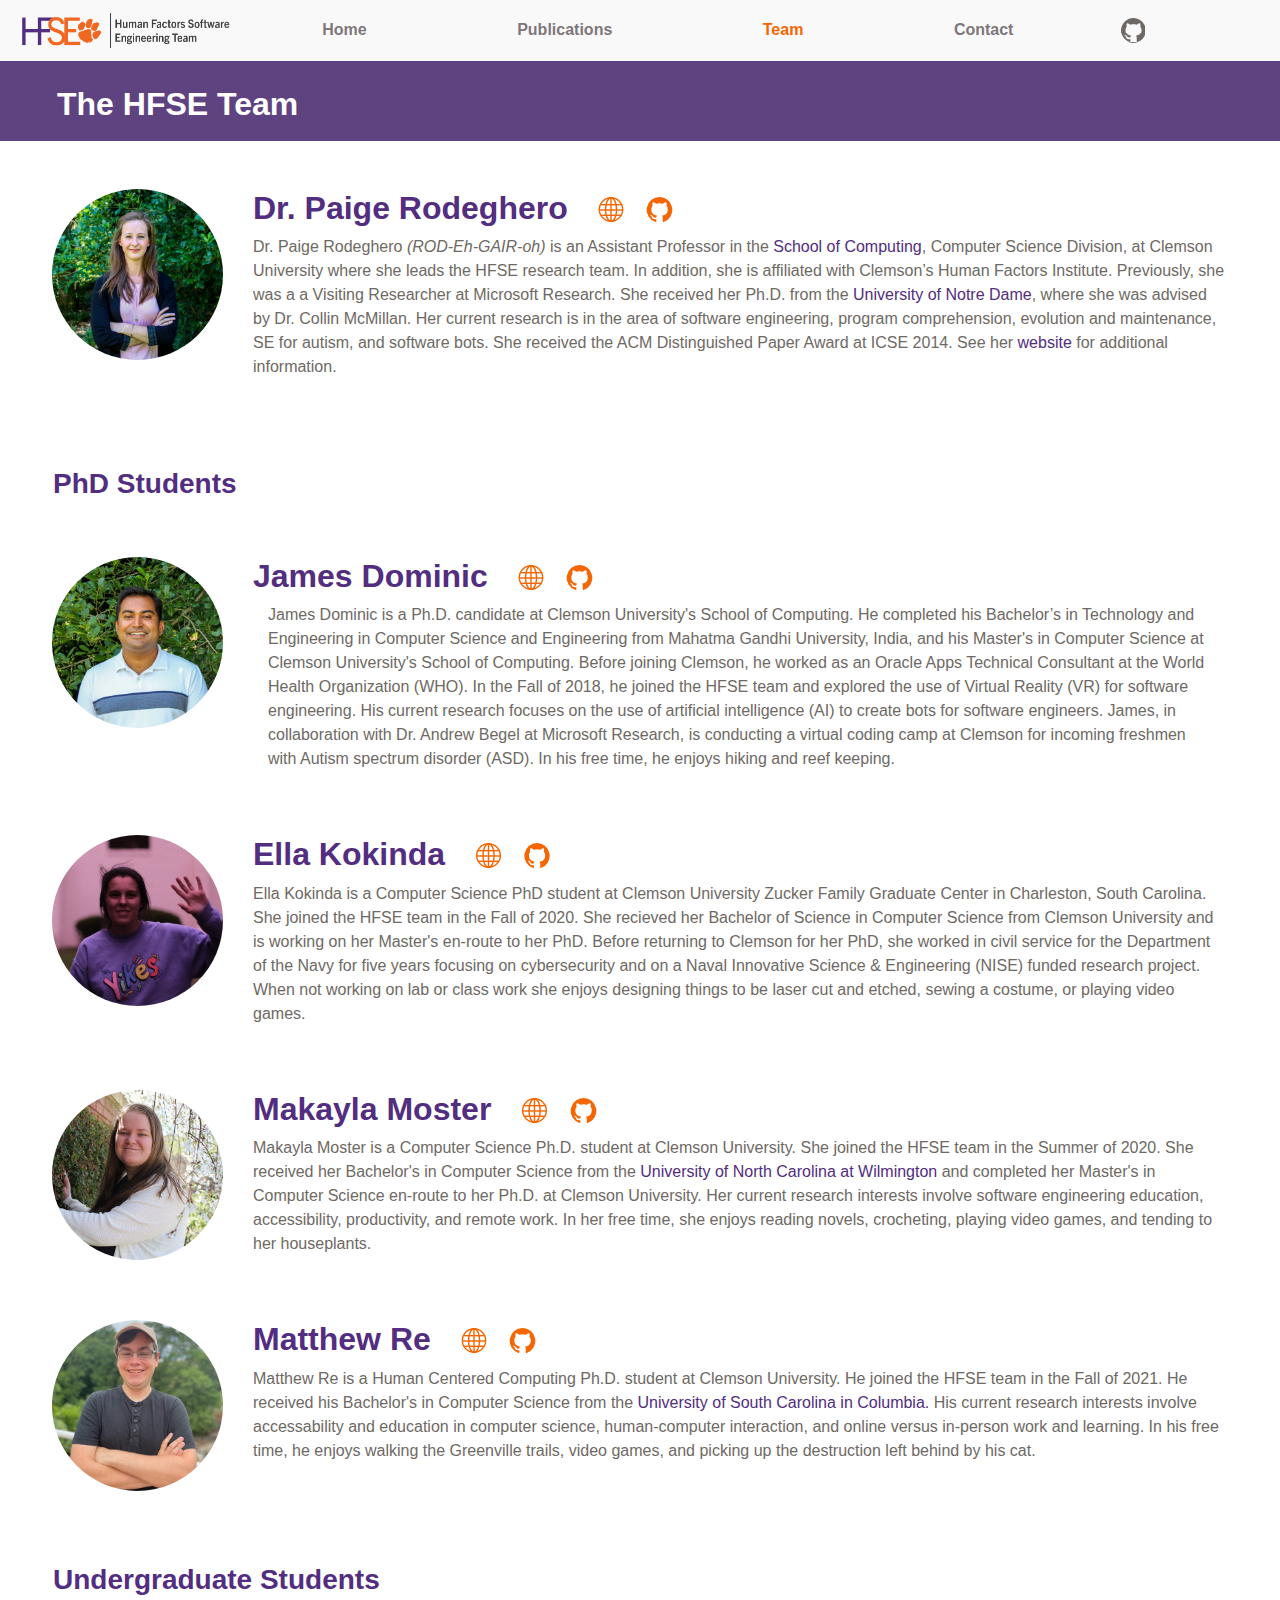
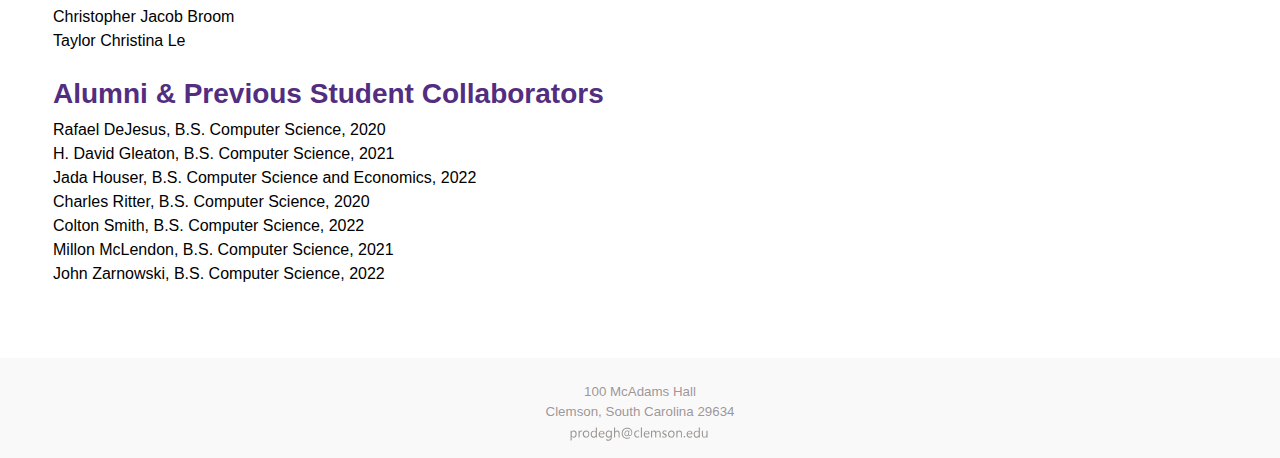
<file: team.html>
<!DOCTYPE html>
<html lang="en">
   <head>
      <meta charset="utf-8">
      <meta name="viewport" content="width=device-width, initial-scale=1, shrink-to-fit=no">
      <link rel="stylesheet" href="bootstrap-4.3.1/css/bootstrap.min.css">
      <link rel="stylesheet" href="main-style.css">
   </head>
   <body>
      <!---Navigation Bar-->
      <nav class="navbar navbar-expand-lg navbar-custom">
         <a class="navbar-brand" href="index.html">
         <img src="images/HFSE-Logo-02.png" width="215" height="35" alt="">
         </a>
         <button class="navbar-toggler" type="button" data-toggle="collapse" data-target="#navbarNav" aria-controls="navbarNav" aria-expanded="false" aria-label="Toggle navigation">
         <span class="navbar-toggler-icon"></span>
         </button>
         <div class="collapse navbar-collapse" id="navbarNav">
            <ul class="navbar-nav nav-fill w-100 align-items-start">
               <li class="nav-item">
                  <a class="nav-link" href="index.html">Home</a>
               </li>
               <li class="nav-item">
                    <a class="nav-link" href="publica.html">Publications</a>
                </li>
               <li class="nav-item active">
                  <a class="nav-link" href="#">Team<span class="sr-only">(current)</span></a>
               </li>
               <!-- <li class="nav-item">
                  <a class="nav-link" href="#">Projects</a>
                  </li> -->
             
               <li class="nav-item">
                  <a class="nav-link" href="contacts.html">Contact</a>
               </li>
              
               <li class="nav-item">
                  <a class="nav-link" href="https://github.com/human-factors-software-engineering" target="_blank">
                  <i class="gitHub"></i>
                  </a>
               </li>
            </ul>
         </div>
      </nav>
      <!--Banner-->
      <div class="banner-container">
         <div class="container">
            <!--Ml-md-n1 is to help the banner text left align with the profile picture when the screen is medium or large-->
            <div class="row ml-md-n1 no-gutters justify-content-center justify-content-md-start">
               <!--Col-6 is to help with the centering of the banner text when the screen is small-->
               <!--My-5 is for vertically centering the banner text in the container-->
               <!--Ml-md-n4 is to help the banner text left align with the profile picture when the screen is medium or large-->
               <div class="col my-4 ml-md-n4">
                  <div class="banner-text text-center text-md-left">
                     <h2><strong>The HFSE Team</strong></h2>
                  </div>
               </div>
            </div>
         </div>
      </div>
      <!--Team Profile Container-->
      <div class="container">
         <div class="row mx-0 mx-sm-n5 my-5 justify-content-center justify-content-md-start">
            <!--Col-5 for small screens, it will keep the picture from shrinking too much, col-md-3/col-lg-2 for medium->large screens, the picture will sit to the left of the text-->
            <div class="col col-5 col-md-3 col-lg-2 mb-2 mb-md-0">
               <div class="people-picture">
                  <img src="images/people-page-imgs/lab folks/dr_rodeghero_sm.JPG"
                     class="img-fluid d-block w-100 rounded-circle"
                     height="100" width="100">
               </div>
            </div>
            <!--Col-12 will cause it to span the full width, everything will stack, col-md-9/col-lg-10 for medium->large screens, everything will sit to the right of the picture-->
            <div class="col col-12 col-md-9 col-lg-10">
               <div class="written-content">
                  <div class="row justify-content-center justify-content-md-start">
                     <!--Name-->
                     <!--Col-md-7 will keep the name centered with a small screen, col-lg-auto will keep the links and name the same distance from each other with a large screen-->
                     <div class="col-auto col-md-7 col-lg-auto">
                        <div class="names text-center text-md-left">
                           <h2><strong>Dr. Paige Rodeghero</strong></h2>
                        </div>
                     </div>
                     <!--Col-sm-7 makes it so the web-git-links stick to the right of the name when the screen gets of a medium size, ml-lg-n4 pushes the weblink divs closer to the name-->
                     <div class="col-auto col-sm-7 col-md-5 ml-lg-n4">
                        <div class="web-git-links">
                           <!--Link Icons-->
                           <div class="row justify-content-center justify-content-md-start">
                              <!--Col-md-2 keeps the icons small and close to each other when every element is beside each other-->
                              <!--Col-2 has the icons take up the smallest space when every element is centered-->
                              <!--Mr-lg-n2 helps the icons stay close together on a large screen-->
                              <!--Mb-2 for padding between the text and icons-->
                              <!--My-md-2 so the icons will be centered when next to the name-->
                              <div class="col-2 col-md-3 mb-2 my-md-2 mr-lg-n2 justify-content-md-end">
                                 <div class="web-link-icon">
                                    <a href="http://paigerodeghero.com/#one" target="_blank">
                                    <img src="images/people-page-imgs/web-icon-orange.svg"
                                       class="d-block w-100"
                                       height="25" width="25"
                                       onmouseover="mouseOnW(this)" onmouseout="mouseOffW(this)">
                                    </a>
                                 </div>
                              </div>
                              <!--Ml-lg-n4 helps the icons stay close together on a large screen-->
                              <div class="col-2 col-md-3 mb-2 my-md-2 ml-lg-n5 justify-content-md-end">
                                 <div class="git-link-icon">
                                    <a href="https://github.com/paigerodeghero" target="_blank">
                                    <img src="images/github-logo-small-orange.svg"
                                       class="d-block w-100"
                                       height="25" width="25"
                                       onmouseover="mouseOnG(this)" onmouseout="mouseOffG(this)">
                                    </a>
                                 </div>
                              </div>
                           </div>
                        </div>
                     </div>
                     <div class="w-100"></div>
                     <!--Bio-->
                     <div class="col-12">
                        <div class="bios">
                           <p>Dr. Paige Rodeghero <i>(ROD-Eh-GAIR-oh) </i> is an Assistant Professor in the <a href="https://www.clemson.edu/cecas/departments/computing/" target="_blank">School
                              of Computing</a>, Computer Science Division, at Clemson
                              University where she leads the HFSE research team.  In addition, she is affiliated with Clemson’s Human Factors Institute.  Previously, she was a a Visiting Researcher at Microsoft Research.
                              She received her Ph.D. from the <a href="https://www.nd.edu/" target="_blank">University of Notre
                              Dame</a>, where she was advised by Dr. Collin McMillan.
                              Her current research is in the area of software engineering,
                              program comprehension, evolution and maintenance, SE for autism,
                              and software bots.  She received the ACM Distinguished Paper
                              Award at ICSE 2014.  See her
                              <a href="http://www.paigerodeghero.com">website</a> for additional information.
                           </p>
                        </div>
                     </div>
                  </div>
               </div>
            </div>
         </div>
      </div>
      <!--Team Section - PhD Students-->
      <div class="container">
         <div class="row ml-md-n2 no-gutters justify-content-center justify-content-md-start">
            <div class="col mt-4 ml-md-n4">
               <div class="section-text text-center text-md-left">
                  <h3><strong>PhD Students</strong></h3>
               </div>
            </div>
         </div>
      </div>
      <!--Eventually James-->
      <div class="container">
         <div class="row mx-0 mx-sm-n5 my-5 justify-content-center justify-content-md-start">
            <!--Col-5 for small screens, it will keep the picture from shrinking too much, col-md-3/col-lg-2 for medium->large screens, the picture will sit to the left of the text-->
            <div class="col col-5 col-md-3 col-lg-2 mb-2 mb-md-0">
               <div class="people-picture">
                  <img src="images/people-page-imgs/lab folks/james_sm.JPG"
                     class="img-fluid d-block w-100 rounded-circle"
                     height="100" width="100">
               </div>
            </div>
            <!--Col-12 will cause it to span the full width, everything will stack, col-md-9/col-lg-10 for medium->large screens, everything will sit to the right of the picture-->
            <div class="col col-12 col-md-9 col-lg-10">
               <div class="written-content">
                  <div class="row justify-content-center justify-content-md-start">
                     <!--Name-->
                     <!--Col-sm-5 will keep the name centered with a small screen, col-lg-auto will keep the links and name the same distance from each other with a large screen-->
                     <div class="col-12 col-md-auto col-lg-auto">
                        <div class="names text-center text-md-left">
                           <h2><strong>James Dominic</strong></h2>
                        </div>
                     </div>
                     <!--Col-md-7 makes it so the web-git-links stick to the right of the name when the screen gets of a medium size-->
                     <div class="col-auto col-sm-7 col-md-5 ml-lg-n4">
                        <div class="web-git-links"></div>
                        <div class="row justify-content-center justify-content-md-start">
                           <!--Col-md-2 keeps the icons small and close to each other when every element is beside each other-->
                           <!--Col-2 has the icons take up the smallest space when every element is centered-->
                           <!--Mr-lg-n2 helps the icons stay close together on a large screen-->
                           <!--Mb-2 for padding between the text and icons-->
                           <!--My-md-2 so the icons will be centered when next to the name-->
                           <div class="col-2 col-md-3 mb-2 my-md-2 mr-lg-n2 justify-content-md-end">
                              <div class="web-link-icon">
                                 <a href="https://domini4.github.io./" target="_blank">
                                 <img src="images/people-page-imgs/web-icon-orange.svg"
                                    class="d-block w-100"
                                    height="25" width="25"
                                    onmouseover="mouseOnW(this)" onmouseout="mouseOffW(this)">
                                 </a>
                              </div>
                           </div>
                           <!--Ml-lg-n4 helps the icons stay close together on a large screen-->
                           <!--  -->
                           <div class="col-2 col-md-3 mb-2 my-md-2 ml-lg-n5 justify-content-md-end">
                              <div class="git-link-icon" target="_blank">
                                 <a href="https://github.com/domini4" target="_blank">
                                 <img src="images/github-logo-small-orange.svg"
                                    class="d-block w-100"
                                    height="25" width="25"
                                    onmouseover="mouseOnG(this)" onmouseout="mouseOffG(this)">
                                 </a>
                              </div>
                           </div>
                        </div>
                     </div>
                  </div>
                  <div class="w-100"></div>
                  <!--Bio-->
                  <div class="col-12">
                     <div class="bios">
                        <p>James Dominic is a Ph.D. candidate at Clemson University's School of Computing. He completed his Bachelor’s in Technology
                           and Engineering in Computer Science and Engineering from Mahatma Gandhi University, India, and his Master's in Computer
                           Science at Clemson University's School of Computing. Before joining Clemson, he worked as an Oracle Apps Technical
                           Consultant at the World Health Organization (WHO). In the Fall of 2018, he joined the HFSE team and explored the use of
                           Virtual Reality (VR) for software engineering. His current research focuses on the use of artificial intelligence (AI) to
                           create bots for software engineers. James, in collaboration with Dr. Andrew Begel at Microsoft Research, is conducting
                           a virtual coding camp at Clemson for incoming freshmen with Autism spectrum disorder (ASD). In his free time, he enjoys hiking and reef
                           keeping.
                        </p>
                     </div>
                  </div>
               </div>
            </div>
         </div>
      </div>
      </div>
      <!--Ella-->
      <div class="container">
         <div class="row mx-0 mx-sm-n5 my-5 justify-content-center justify-content-md-start">
            <!--Col-5 for small screens, it will keep the picture from shrinking too much, col-md-3/col-lg-2 for medium->large screens, the picture will sit to the left of the text-->
            <div class="col col-5 col-md-3 col-lg-2 mb-2 mb-md-0">
               <div class="people-picture">
                  <!--Ella - need to put an image here...-->
                  <img src="images/people-page-imgs/lab folks/ella_sm.jpg"
                     class="img-fluid d-block w-100 rounded-circle"
                     height="100" width="100">
               </div>
            </div>
            <!--Col-12 will cause it to span the full width, everything will stack, col-md-9/col-lg-10 for medium->large screens, everything will sit to the right of the picture-->
            <div class="col col-12 col-md-9 col-lg-10">
               <div class="written-content">
                  <div class="row justify-content-center justify-content-md-start">
                     <!--Name-->
                     <!--Col-sm-5 will keep the name centered with a small screen, col-lg-auto will keep the links and name the same distance from each other with a large screen-->
                     <div class="col-12 col-md-auto col-lg-auto">
                        <div class="names text-center text-md-left">
                           <h2><strong>Ella Kokinda</strong></h2>
                        </div>
                     </div>
                     <!--Col-md-7 makes it so the web-git-links stick to the right of the name when the screen gets of a medium size-->
                     <div class="col-auto col-sm-7 col-md-5 ml-lg-n4">
                        <div class="web-git-links">
                           <!--Link Icons-->
                           <div class="row justify-content-center justify-content-md-start">
                              <!--Col-md-2 keeps the icons small and close to each other when every element is beside each other-->
                              <!--Col-2 has the icons take up the smallest space when every element is centered-->
                              <!--Mr-lg-n2 helps the icons stay close together on a large screen-->
                              <!--Mb-2 for padding between the text and icons-->
                              <!--My-md-2 so the icons will be centered when next to the name-->
                              <div class="col-2 col-md-3 mb-2 my-md-2 mr-lg-n2 justify-content-md-end">
                                 <div class="web-link-icon">
                                    <a href="https://ella.dev/index.html" target="_blank">
                                    <img src="images/people-page-imgs/web-icon-orange.svg"
                                       class="d-block w-100"
                                       height="25" width="25"
                                       onmouseover="mouseOnW(this)" onmouseout="mouseOffW(this)">
                                    </a>
                                 </div>
                              </div>
                              <!--Ml-lg-n4 helps the icons stay close together on a large screen-->
                              <!--  -->
                              <div class="col-2 col-md-3 mb-2 my-md-2 ml-lg-n5 justify-content-md-end">
                                 <div class="git-link-icon" target="_blank">
                                    <a href="https://github.com/ekokind">
                                    <img src="images/github-logo-small-orange.svg"
                                       class="d-block w-100"
                                       height="25" width="25"
                                       onmouseover="mouseOnG(this)" onmouseout="mouseOffG(this)">
                                    </a>
                                 </div>
                              </div>
                           </div>
                        </div>
                     </div>
                     <div class="w-100"></div>
                     <!--Bio-->
                     <div class="col-12">
                        <div class="bios">
                           <p>Ella Kokinda is a Computer Science PhD student at Clemson University Zucker Family Graduate Center in Charleston,
                              South Carolina. She joined the HFSE team in the Fall of 2020. She recieved her Bachelor of Science in Computer Science
                              from Clemson University and is working on her Master's en-route to her PhD. Before returning to Clemson for her PhD,
                              she worked in civil service for the Department of the Navy for five years focusing on cybersecurity and on a Naval
                              Innovative Science & Engineering (NISE) funded research project. When not working on lab or class work she enjoys
                              designing things to be laser cut and etched, sewing a costume, or playing video games.
                           </p>
                        </div>
                     </div>
                  </div>
               </div>
            </div>
         </div>
      </div>
      <div class="container">
         <div class="row mx-0 mx-sm-n5 my-5 justify-content-center justify-content-md-start">
            <!--Col-5 for small screens, it will keep the picture from shrinking too much, col-md-3/col-lg-2 for medium->large screens, the picture will sit to the left of the text-->
            <div class="col col-5 col-md-3 col-lg-2 mb-2 mb-md-0">
               <div class="people-picture">
                  <img src="images/people-page-imgs/lab folks/Moster_Makayla_sm.jpg"
                     class="img-fluid d-block w-100 rounded-circle"
                     height="100" width="100">
               </div>
            </div>
            <!--Col-12 will cause it to span the full width, everything will stack, col-md-9/col-lg-10 for medium->large screens, everything will sit to the right of the picture-->
            <div class="col col-12 col-md-9 col-lg-10">
               <div class="written-content">
                  <div class="row justify-content-center justify-content-md-start">
                     <!--Name-->
                     <!--Col-sm-5 will keep the name centered with a small screen, col-lg-auto will keep the links and name the same distance from each other with a large screen-->
                     <div class="col-12 col-md-auto col-lg-auto">
                        <div class="names text-center text-md-left">
                           <h2><strong>Makayla Moster</strong></h2>
                        </div>
                     </div>
                     <!--Col-md-7 makes it so the web-git-links stick to the right of the name when the screen gets of a medium size-->
                     <div class="col-auto col-sm-7 col-md-5 ml-lg-n4">
                        <div class="web-git-links">
                           <!--Link Icons-->
                           <div class="row justify-content-center justify-content-md-start">
                              <!--Col-md-2 keeps the icons small and close to each other when every element is beside each other-->
                              <!--Col-2 has the icons take up the smallest space when every element is centered-->
                              <!--Mr-lg-n2 helps the icons stay close together on a large screen-->
                              <!--Mb-2 for padding between the text and icons-->
                              <!--My-md-2 so the icons will be centered when next to the name-->
                              <div class="col-2 col-md-3 mb-2 my-md-2 mr-lg-n2 justify-content-md-end">
                                 <div class="web-link-icon">
                                    <a href="https://makayla-moster.github.io/index.html" target="_blank">
                                    <img src="images/people-page-imgs/web-icon-orange.svg"
                                       class="d-block w-100"
                                       height="25" width="25"
                                       onmouseover="mouseOnW(this)" onmouseout="mouseOffW(this)">
                                    </a>
                                 </div>
                              </div>
                              <!--Ml-lg-n4 helps the icons stay close together on a large screen-->
                              <!--  -->
                              <div class="col-2 col-md-3 mb-2 my-md-2 ml-lg-n5 justify-content-md-end">
                                 <div class="git-link-icon" target="_blank">
                                    <a href="https://github.com/makayla-moster">
                                    <img src="images/github-logo-small-orange.svg"
                                       class="d-block w-100"
                                       height="25" width="25"
                                       onmouseover="mouseOnG(this)" onmouseout="mouseOffG(this)">
                                    </a>
                                 </div>
                              </div>
                           </div>
                        </div>
                     </div>
                     <div class="w-100"></div>
                     <!--Bio-->
                     <div class="col-12">
                        <div class="bios">
                           <p>Makayla Moster is a Computer Science Ph.D. student at Clemson University. She joined the HFSE team in the Summer of 2020.
                             She received her Bachelor's in Computer Science from the <a href="https://uncw.edu/csc/" target="_blank">University of North Carolina at Wilmington</a>
                             and completed her Master's in Computer Science en-route to her Ph.D. at Clemson University.
                             Her current research interests involve software engineering education, accessibility, productivity, and remote work. In her free time, she enjoys reading novels, crocheting,
                             playing video games, and tending to her houseplants.
                           </p>
                        </div>
                     </div>
                  </div>
               </div>
            </div>
         </div>
      </div>
      <div class="container">
         <div class="row mx-0 mx-sm-n5 my-5 justify-content-center justify-content-md-start">
            <!--Col-5 for small screens, it will keep the picture from shrinking too much, col-md-3/col-lg-2 for medium->large screens, the picture will sit to the left of the text-->
            <div class="col col-5 col-md-3 col-lg-2 mb-2 mb-md-0">
               <div class="people-picture">
                  <img src="images/people-page-imgs/lab folks/Matthew_Re_460.png"
                     class="img-fluid d-block w-100 rounded-circle"
                     height="100" width="100">
               </div>
            </div>
            <!--Col-12 will cause it to span the full width, everything will stack, col-md-9/col-lg-10 for medium->large screens, everything will sit to the right of the picture-->
            <div class="col col-12 col-md-9 col-lg-10">
               <div class="written-content">
                  <div class="row justify-content-center justify-content-md-start">
                     <!--Name-->
                     <!--Col-sm-5 will keep the name centered with a small screen, col-lg-auto will keep the links and name the same distance from each other with a large screen-->
                     <div class="col-12 col-md-auto col-lg-auto">
                        <div class="names text-center text-md-left">
                           <h2><strong>Matthew Re</strong></h2>
                        </div>
                     </div>
                     <!--Col-md-7 makes it so the web-git-links stick to the right of the name when the screen gets of a medium size-->
                     <div class="col-auto col-sm-7 col-md-5 ml-lg-n4">
                        <div class="web-git-links">
                           <!--Link Icons-->
                           <div class="row justify-content-center justify-content-md-start">
                              <!--Col-md-2 keeps the icons small and close to each other when every element is beside each other-->
                              <!--Col-2 has the icons take up the smallest space when every element is centered-->
                              <!--Mr-lg-n2 helps the icons stay close together on a large screen-->
                              <!--Mb-2 for padding between the text and icons-->
                              <!--My-md-2 so the icons will be centered when next to the name-->
                              <div class="col-2 col-md-3 mb-2 my-md-2 mr-lg-n2 justify-content-md-end">
                                 <div class="web-link-icon">
                                    <a href="https://matthewjre.github.io/" target="_blank">
                                    <img src="images/people-page-imgs/web-icon-orange.svg"
                                       class="d-block w-100"
                                       height="25" width="25"
                                       onmouseover="mouseOnW(this)" onmouseout="mouseOffW(this)">
                                    </a>
                                 </div>
                              </div>
                              <!--Ml-lg-n4 helps the icons stay close together on a large screen-->
                              <!--  -->
                              <div class="col-2 col-md-3 mb-2 my-md-2 ml-lg-n5 justify-content-md-end">
                                 <div class="git-link-icon" target="_blank">
                                    <a href="https://github.com/Matthewjre">
                                    <img src="images/github-logo-small-orange.svg"
                                       class="d-block w-100"
                                       height="25" width="25"
                                       onmouseover="mouseOnG(this)" onmouseout="mouseOffG(this)">
                                    </a>
                                 </div>
                              </div>
                           </div>
                        </div>
                     </div>
                     <div class="w-100"></div>
                     <!--Bio-->
                     <div class="col-12">
                        <div class="bios">
                           <p>Matthew Re is a Human Centered Computing Ph.D. student at Clemson University. He joined the HFSE team in the Fall of 2021.
                             He received his Bachelor's in Computer Science from the <a href="https://sc.edu/study/colleges_schools/engineering_and_computing/" target="_blank">University of South Carolina in Columbia.</a>
                             His current research interests involve accessability and education in computer science, human-computer interaction, and online versus in-person work and learning. In his free time, he enjoys walking the Greenville trails, video games,
                             and picking up the destruction left behind by his cat.
                           </p>
                        </div>
                     </div>
                  </div>
               </div>
            </div>
         </div>
      </div>
      
      <!--Team Section - Alumni Students-->
      <div class="container">
         <div class="row ml-md-n2 no-gutters justify-content-center justify-content-md-start">
            <div class="col mt-4 ml-md-n4">
               <div class="section-text text-center text-md-left">
                  <h3><strong>Undergraduate Students</strong></h3>
                  <font color="black">Christopher Jacob Broom <br>
                     Taylor Christina Le <br>
                  </font><br>
                  <h3><strong>Alumni & Previous Student Collaborators</strong></h3>
                  <font color="black">Rafael DeJesus, B.S. Computer Science, 2020 <br>
                     H. David Gleaton, B.S. Computer Science, 2021<br>
                  Jada Houser, B.S. Computer Science and Economics, 2022 <br>
                  Charles Ritter, B.S. Computer Science, 2020 <br>
                  Colton Smith, B.S. Computer Science, 2022 <br>
                  Millon McLendon, B.S. Computer Science, 2021 <br>
                  John Zarnowski, B.S. Computer Science, 2022 <br></font><br><br><br>
               </div>
            </div>
         </div>
      </div>
      </div>
      <!-- Footer -->
      <nav class="fixed-bottom footer-container mt-auto py-4">
         <div class="footer-text text-center">
            100 McAdams Hall
            <br>
            Clemson, South Carolina 29634
            <img src="images/light-premail.svg"
               class="d-block w-100 mt-1"
               height="17">
         </div>
      </nav>
      <script src="jquery-3.4.1.min.js"></script>
      <script src="popper.min.js"></script>
      <script src="bootstrap-4.3.1/js/bootstrap.min.js"></script>
      <script src="main-js.js"></script>
   </body>
</html>
</file>
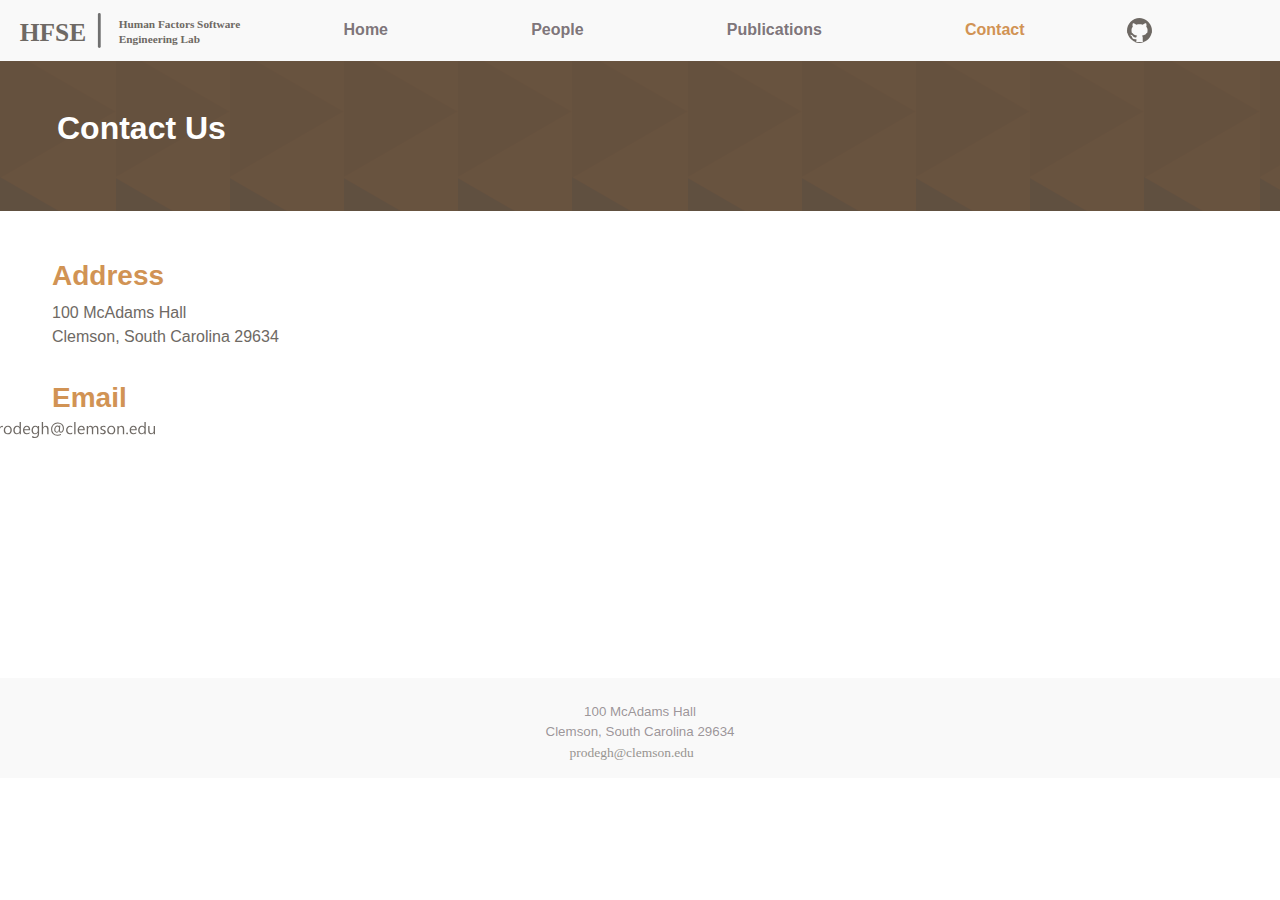
<file: Website Files/contacts.html>
<!DOCTYPE html>
<html lang="en">
<head>
    <meta charset="utf-8">
    <meta name="viewport" content="width=device-width, initial-scale=1, shrink-to-fit=no">
    <link rel="stylesheet" href="bootstrap-4.3.1/css/bootstrap.min.css">
    <link rel="stylesheet" href="main-style.css">

</head>
<body>

    <!---Navigation Bar-->
    <nav class="navbar navbar-expand-lg navbar-custom">
        <a class="navbar-brand" href="index.html">
            <img src="images/HFSE-Logo.svg" width="240" height="35">
        </a>
        <button class="navbar-toggler" type="button" data-toggle="collapse" data-target="#navbarNav" aria-controls="navbarNav" aria-expanded="false" aria-label="Toggle navigation">
            <span class="navbar-toggler-icon"></span>
        </button>
        <div class="collapse navbar-collapse" id="navbarNav">
            <ul class="navbar-nav nav-fill w-100 align-items-start">
                <li class="nav-item">
                    <a class="nav-link" href="index.html">Home</a>
                </li>
                <li class="nav-item">
                    <a class="nav-link" href="people.html">People</a>
                </li>
                <!-- <li class="nav-item">
                    <a class="nav-link" href="#">Projects</a>
                </li> -->
                <li class="nav-item">
                    <a class="nav-link" href="publica.html">Publications</a>
                </li>
                <li class="nav-item active">
                    <a class="nav-link" href="#">Contact<span class="sr-only">(current)</span></a>
                </li>
                <li class="nav-item">
                  <a class="nav-link" href="#">
                      <i class="gitHub"></i>
                    </a>
                </li>
            </ul>
        </div>
    </nav> 

    <!--Banner-->
    <div class="banner-container">
        <div class="container">
            <!--Ml-md-n1 is to help the banner text left align with the profile picture when the screen is medium or large-->
            <div class="row ml-md-n1 no-gutters justify-content-center justify-content-md-start">
                <!--Col-6 is to help with the centering of the banner text when the screen is small-->
                <!--My-5 is for vertically centering the banner text in the container-->
                <!--Ml-md-n4 is to help the banner text left align with the profile picture when the screen is medium or large-->
                <div class="col-6 my-5 ml-md-n4">
                    <div class="banner-text text-center text-md-left">
                        <h2><strong>Contact Us</strong></h2>
                    </div>
                </div>
            </div>
        </div>
    </div> 

    <div class="container">
        <!--This list of grid spacing is the standard for all pages, see index.html for details on what each class does-->
        <div class="row mx-0 mx-sm-n5 mt-5 mb-3 justify-content-start">
            <div class="col">
                <h3><strong>Address</strong></h3>
                <p>100 McAdams Hall
                <br>
                Clemson, South Carolina 29634</p>
            </div>
        </div>

        <div class="row mx-0 mx-sm-n5 justify-content-start">
            <div class="col">
                <h3><strong>Email</strong></h3>
            </div>
            <div class="w-100"></div>
            <div class="col-auto ml-n5 pl-0">
                <img src="images/premail.svg" 
                class="d-block w-100"
                height="16" width="10">
            </div>
        </div>

    </div>

    <div class="extra-space">
        <div class="container-fluid">
            <div class="row my-5">
                <div class="col"></div>
            </div>
            <div class="row my-5">
                <div class="col"></div>
            </div>
            <div class="row my-5">
                <div class="col"></div>
            </div>
            <div class="row my-5">
                <div class="col"></div>
            </div>
        </div>
    </div>

    <!-- Footer -->
    <footer class="footer-container mt-auto py-4">
        <div class="footer-text text-center">
            100 McAdams Hall
            <br>
            Clemson, South Carolina 29634
            <img src="images/light-premail.svg" 
            class="d-block w-100 mt-1" 
            height="17">
        </div>
    </footer>

    <script src="jquery-3.4.1.min.js"></script>
    <script src="popper.min.js"></script>
    <script src="bootstrap-4.3.1/js/bootstrap.min.js"></script>
    <script src="main-js.js"></script>
</body>
</html>
</file>
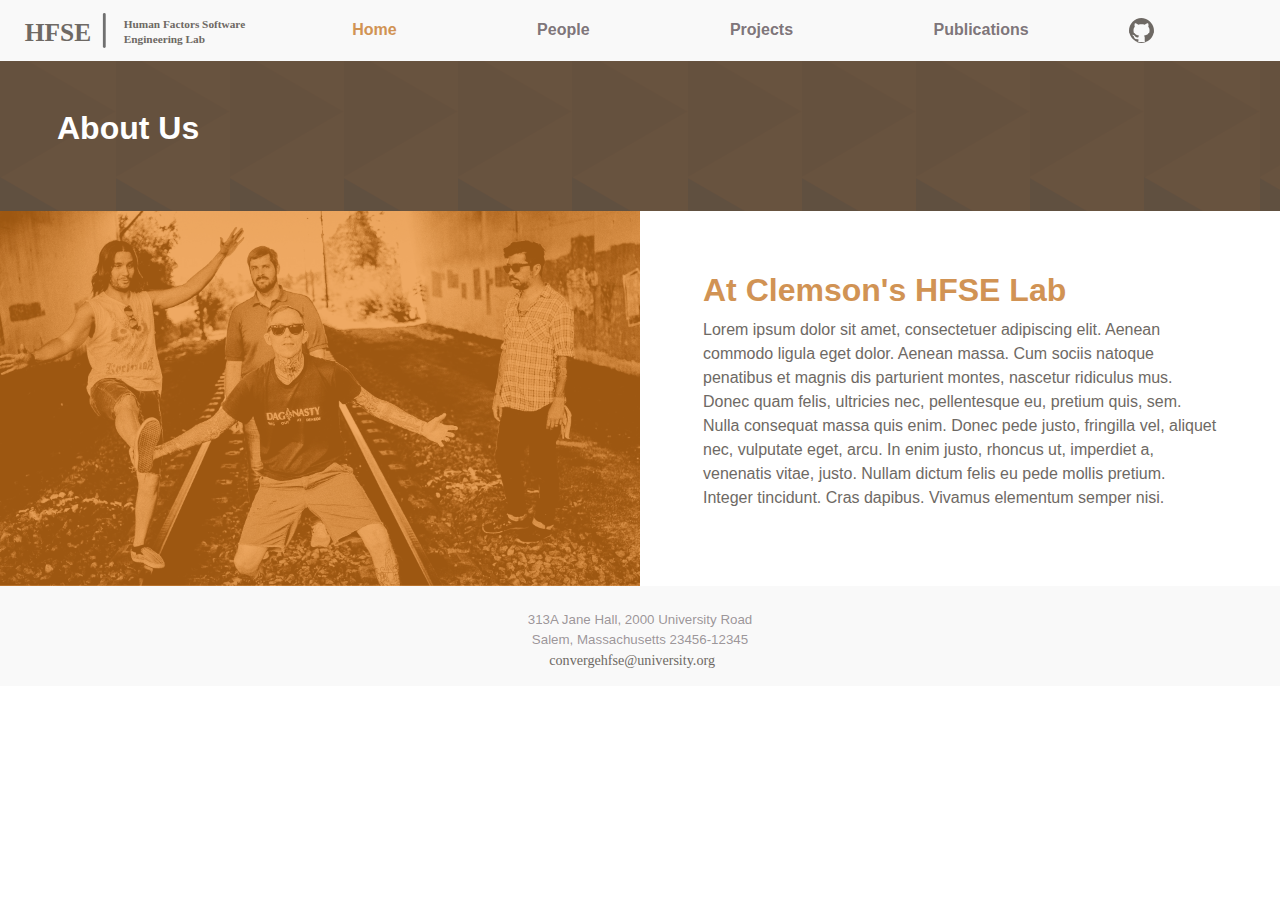
<file: Website Files/home.html>
<!DOCTYPE html>
<html lang="en">
<head>
    <meta charset="utf-8">
    <meta name="viewport" content="width=device-width, initial-scale=1, shrink-to-fit=no">
    <link rel="stylesheet" href="bootstrap-4.3.1/css/bootstrap.min.css">
    <link rel="stylesheet" href="main-style.css">

</head>
<body>

    <!---Navigation Bar-->
    <nav class="navbar navbar-expand-lg navbar-custom">
        <a class="navbar-brand" href="home.html">
            <img src="images/HFSE-Logo.svg" width="250" height="35">
        </a>
        <button class="navbar-toggler" type="button" data-toggle="collapse" data-target="#navbarNav" aria-controls="navbarNav" aria-expanded="false" aria-label="Toggle navigation">
            <span class="navbar-toggler-icon"></span>
        </button>
        <div class="collapse navbar-collapse" id="navbarNav">
            <ul class="navbar-nav nav-fill w-100 align-items-start">
                <li class="nav-item active">
                    <a class="nav-link" href="#">Home<span class="sr-only">(current)</span></a>
                </li>
                <li class="nav-item">
                    <a class="nav-link" href="people.html">People</a>
                </li>
                <li class="nav-item">
                    <a class="nav-link" href="#">Projects</a>
                </li>
                <li class="nav-item">
                    <a class="nav-link" href="#">Publications</a>
                </li>
                <!-- <li class="nav-item">
                    <a class="nav-link" href="#">Contact</a>
                </li> -->
                <li class="nav-item">
                  <a class="nav-link" href="#"><i class="gitHub"></i></a>
                </li>
            </ul>
        </div>
    </nav> 

        <!--Banner-->
        <div class="banner-container">
            <div class="container">
                <!--Ml-md-n1 is to help the banner text left align with the profile picture when the screen is medium or large-->
                <div class="row ml-md-n1 no-gutters justify-content-center justify-content-md-start">
                    <!--Col-6 is to help with the centering of the banner text when the screen is small-->
                    <!--My-5 is for vertically centering the banner text in the container-->
                    <!--Ml-md-n4 is to help the banner text left align with the profile picture when the screen is medium or large-->
                    <div class="col-6 my-5 ml-md-n4">
                        <div class="banner-text text-center text-md-left">
                            <h2><strong>About Us</strong></h2>
                        </div>
                    </div>
                </div>
            </div>
        </div> 

    <div class="container-fluid">
      <div class="row align-items-center">
        <div class="col-12 col-xl-6 px-0">
          <div class="team-picture">
            <div class="overlay"></div>
            <img src="images/home-page-imgs/proto-team-picture.svg" class="d-block w-100 img-fluid">
          </div>
        </div>

        <div class="col-12 col-xl-6 px-0">
        <div class="about-text">

            <div class="row justify-content-start mx-5 my-5">
              <div class="col">
                <div class="header">
                  <h2><strong>At Clemson's HFSE Lab</strong></h2>
                </div>
              </div>

              <div class="w-100"></div>

              <div class="col">
                <div class="text-copy">
                    <p>Lorem ipsum dolor sit amet, consectetuer adipiscing elit. Aenean commodo ligula eget dolor. 
                        Aenean massa. Cum sociis natoque penatibus et magnis dis parturient montes, nascetur ridiculus mus. 
                        Donec quam felis, ultricies nec, pellentesque eu, pretium quis, sem. Nulla consequat massa quis enim. 
                        Donec pede justo, fringilla vel, aliquet nec, vulputate eget, arcu. In enim justo, rhoncus ut, 
                        imperdiet a, venenatis vitae, justo. Nullam dictum felis eu pede mollis pretium. Integer tincidunt. 
                        Cras dapibus. Vivamus elementum semper nisi.</p>
                </div>
              </div>

            </div>
          </div>
        </div>


      </div>
    </div>

    <!-- Footer -->
    <footer class="footer-container mt-auto py-4">
        <div class="footer-text text-center">
            313A Jane Hall, 2000 University Road
            <br>
            Salem, Massachusetts 23456-12345
            <img src="images/home-page-imgs/convergehfse@university.org.svg" class="d-block w-100" height="19" width="19">
        </div>
    </footer>

    <script src="jquery-3.4.1.min.js"></script>
    <script src="popper.min.js"></script>
    <script src="bootstrap-4.3.1/js/bootstrap.min.js"></script>
    <script src="main-js.js"></script>
</body>
</html>
</file>
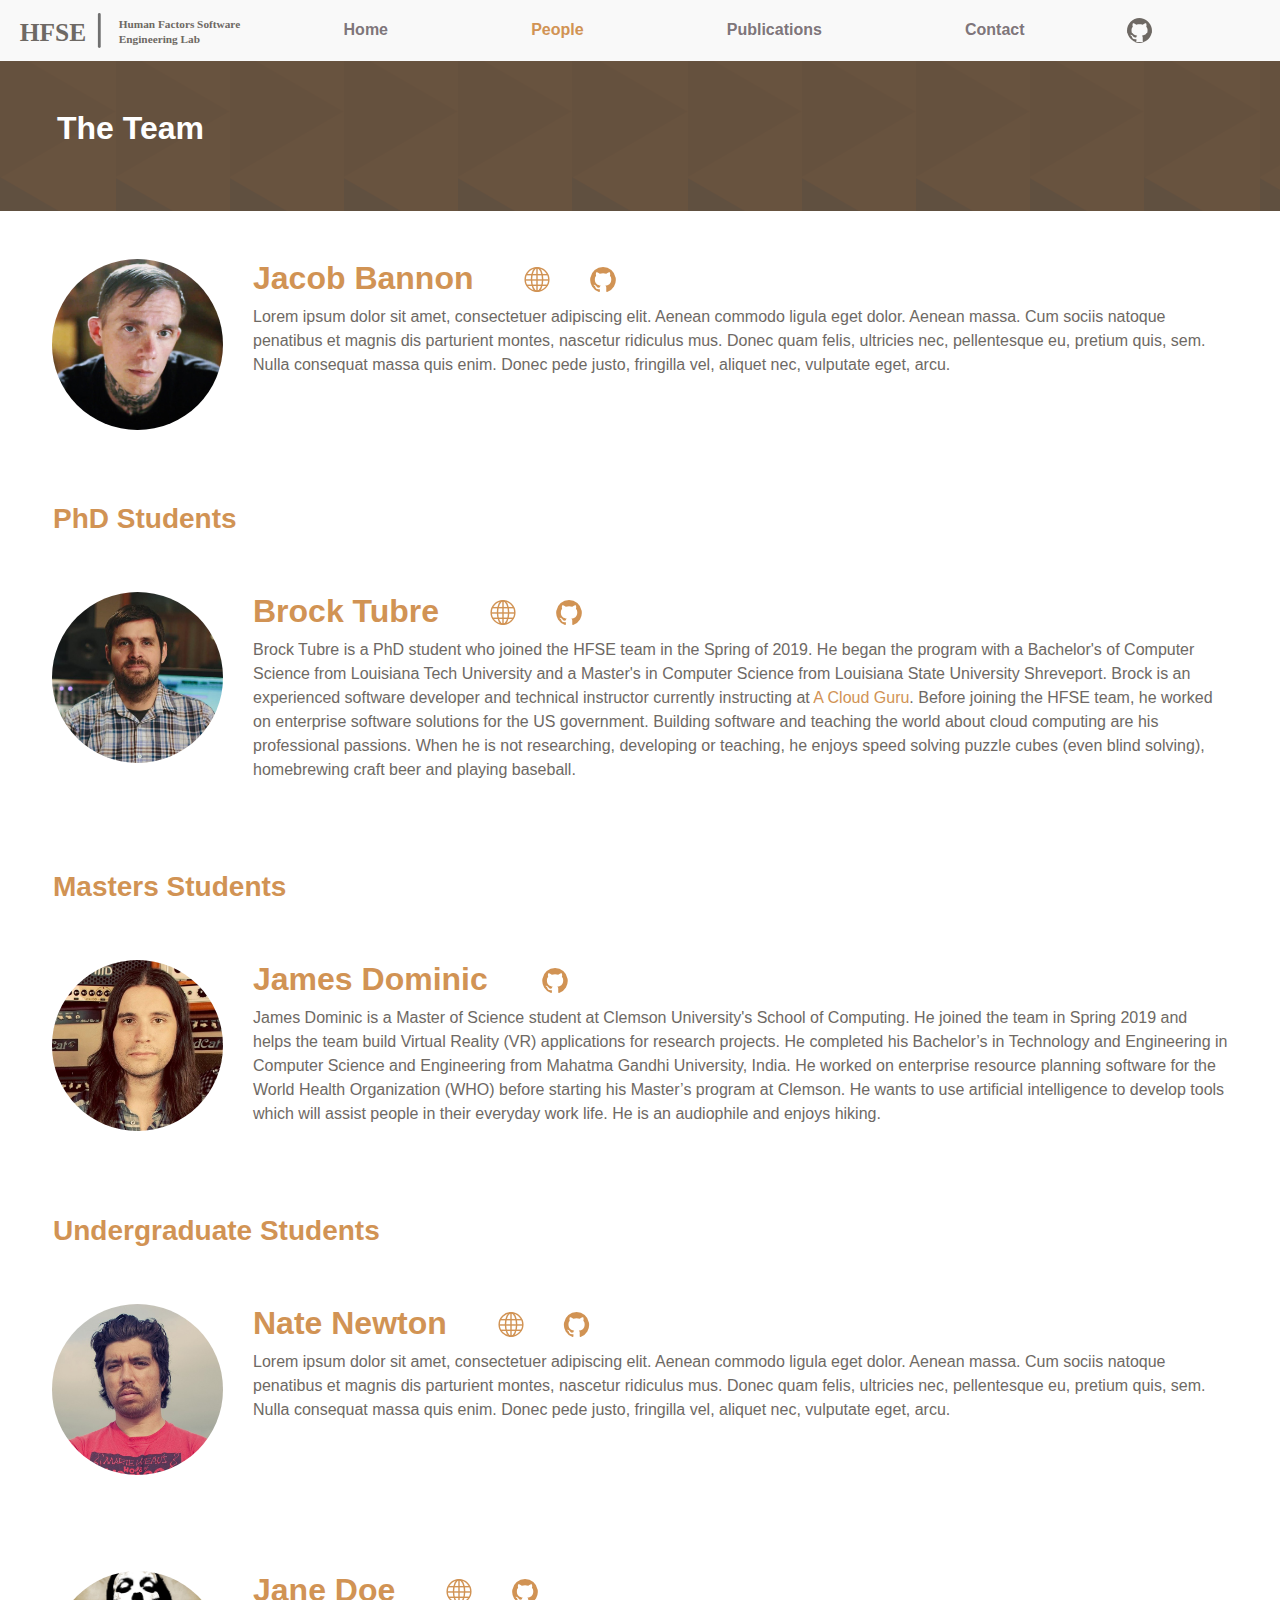
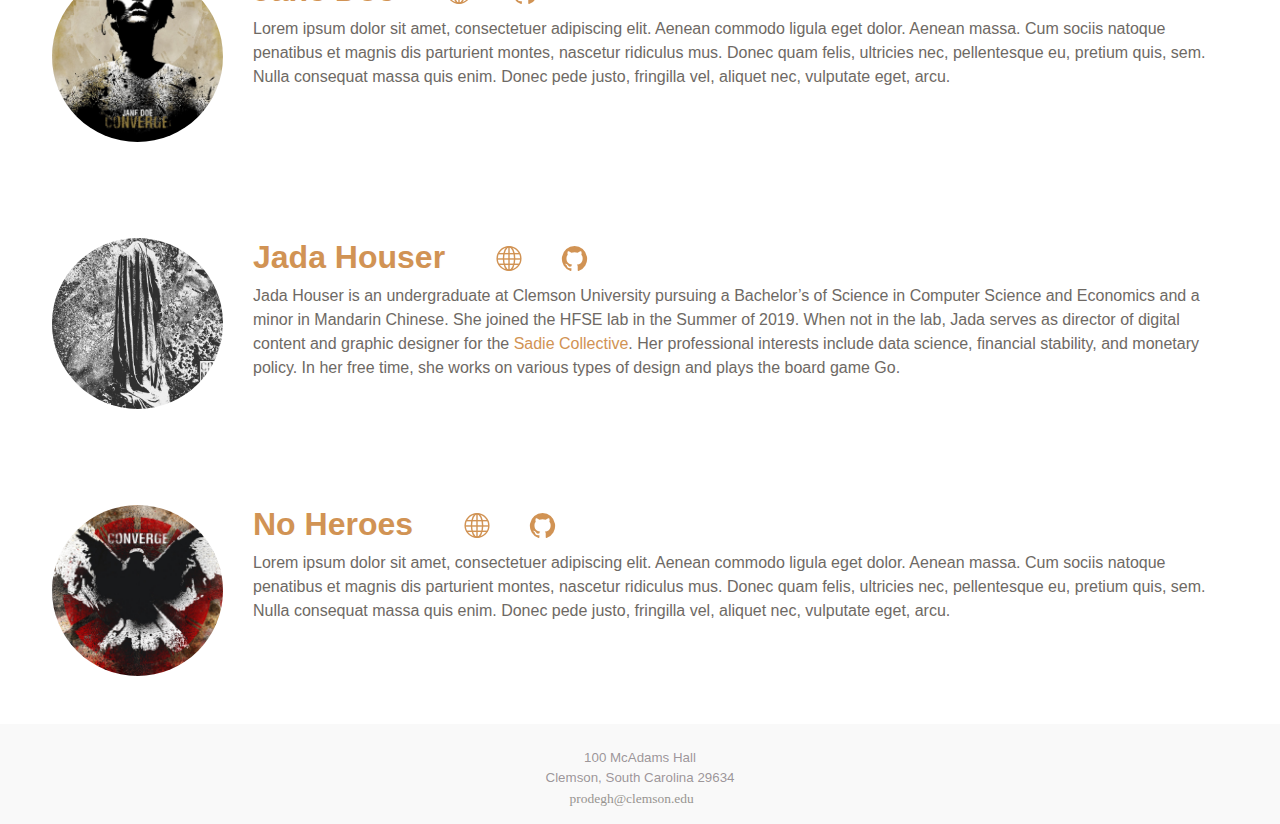
<file: Website Files/people.html>
<!DOCTYPE html>
<html lang="en">
<head>
    <meta charset="utf-8">
    <meta name="viewport" content="width=device-width, initial-scale=1, shrink-to-fit=no">
    <link rel="stylesheet" href="bootstrap-4.3.1/css/bootstrap.min.css">
    <link rel="stylesheet" href="main-style.css">

</head>
<body>

    <!---Navigation Bar-->
    <nav class="navbar navbar-expand-lg navbar-custom">
        <a class="navbar-brand" href="index.html">
            <img src="images/HFSE-Logo.svg" width="240" height="35" alt="">
        </a>
        <button class="navbar-toggler" type="button" data-toggle="collapse" data-target="#navbarNav" aria-controls="navbarNav" aria-expanded="false" aria-label="Toggle navigation">
            <span class="navbar-toggler-icon"></span>
        </button>
        <div class="collapse navbar-collapse" id="navbarNav">
            <ul class="navbar-nav nav-fill w-100 align-items-start">
                <li class="nav-item">
                    <a class="nav-link" href="index.html">Home</a>
                </li>
                <li class="nav-item active">
                    <a class="nav-link" href="#">People<span class="sr-only">(current)</span></a>
                </li>
                <!-- <li class="nav-item">
                    <a class="nav-link" href="#">Projects</a>
                </li> -->
                <li class="nav-item">
                    <a class="nav-link" href="publica.html">Publications</a>
                </li>
                <li class="nav-item">
                    <a class="nav-link" href="contacts.html">Contact</a>
                </li>
                <li class="nav-item">
                    <a class="nav-link" href="#">
                        <i class="gitHub"></i>
                    </a>
                </li>
            </ul>
        </div>
    </nav>

        <!--Banner-->
        <div class="banner-container">
            <div class="container">
                <!--Ml-md-n1 is to help the banner text left align with the profile picture when the screen is medium or large-->
                <div class="row ml-md-n1 no-gutters justify-content-center justify-content-md-start">
                    <!--Col-6 is to help with the centering of the banner text when the screen is small-->
                    <!--My-5 is for vertically centering the banner text in the container-->
                    <!--Ml-md-n4 is to help the banner text left align with the profile picture when the screen is medium or large-->
                    <div class="col-6 my-5 ml-md-n4">
                        <div class="banner-text text-center text-md-left">
                            <h2><strong>The Team</strong></h2>
                        </div>
                    </div>
                </div>
            </div>
        </div>    

    <!--Team Profile Container-->
    <!--Holy Mackrel, this is a large container-->
    <!--Eventually Paige-->
    <div class="container">
        <div class="row mx-0 mx-sm-n5 my-5 justify-content-center justify-content-md-start">
            <!--Col-5 for small screens, it will keep the picture from shrinking too much, col-md-3/col-lg-2 for medium->large screens, the picture will sit to the left of the text-->
            <div class="col col-5 col-md-3 col-lg-2 mb-2 mb-md-0">
                <div class="people-picture">
                    <img src="images/people-page-imgs/people/jacob-bannon-proto-img.jpg" 
                    class="img-fluid d-block w-100 rounded-circle" 
                    height="100" width="100"> 
                </div>
            </div>
            <!--Col-12 will cause it to span the full width, everything will stack, col-md-9/col-lg-10 for medium->large screens, everything will sit to the right of the picture-->
            <div class="col col-12 col-md-9 col-lg-10">
                <div class="written-content">

                    <div class="row justify-content-center justify-content-md-start">
                        <!--Name-->
                        <!--Col-sm-5 will keep the name centered with a small screen, col-lg-auto will keep the links and name the same distance from each other with a large screen-->
                        <div class="col-auto col-sm-5 col-lg-auto">
                            <div class="names text-center text-md-left">
                                <h2><strong>Jacob Bannon</strong></h2>
                            </div>
                        </div>
                        <!--Col-md-7 makes it so the web-git-links stick to the right of the name when the screen gets of a medium size-->
                        <div class="col-auto col-md-7">
                            <div class="web-git-links">

                                <!--Link Icons-->
                                <div class="row justify-content-center justify-content-md-start">
                                    <!--Col-md-2 keeps the icons small and close to each other when every element is beside each other-->
                                    <!--Col-2 has the icons take up the smallest space when every element is centered-->
                                    <!--Mr-lg-n2 helps the icons stay close together on a large screen-->
                                    <!--Mb-2 for padding between the text and icons-->
                                    <!--My-md-2 so the icons will be centered when next to the name-->
                                    <div class="col-2 col-md-2 mb-2 my-md-2 mr-lg-n2">
                                        <div class="web-link-icon">
                                            <a href="http://paigerodeghero.com/#five">
                                                <img src="images/people-page-imgs/web-icon-orange.svg" 
                                                class="d-block w-100" 
                                                height="25" width="25" 
                                                onmouseover="mouseOnW(this)" onmouseout="mouseOffW(this)">
                                            </a>
                                        </div>
                                    </div>
                                    <!--Ml-lg-n4 helps the icons stay close together on a large screen-->
                                    <div class="col-2 col-md-2 mb-2 my-md-2 ml-lg-n4">
                                        <div class="git-link-icon">
                                            <a href="#">
                                                <img src="images/github-logo-small-orange.svg" 
                                                class="d-block w-100" 
                                                height="25" width="25" 
                                                onmouseover="mouseOnG(this)" onmouseout="mouseOffG(this)">
                                            </a>
                                        </div>
                                    </div>
                                </div>

                            </div>
                        </div>
                        <div class="w-100"></div>
                        <!--Bio-->
                        <div class="col-12">
                            <div class="bios"> <!--Not sure if I want the bio text to be centered when the screen is small...text-center text-md-left--> 
                                <p>Lorem ipsum dolor sit amet, consectetuer adipiscing elit. Aenean commodo 
                                ligula eget dolor. Aenean massa. Cum sociis natoque penatibus et magnis 
                                dis parturient montes, nascetur ridiculus mus. Donec quam felis, ultricies 
                                nec, pellentesque eu, pretium quis, sem. Nulla consequat massa quis enim. 
                                Donec pede justo, fringilla vel, aliquet nec, vulputate eget, arcu.</p> 
                            </div>
                        </div>
                    </div>

                </div>
            </div>
            
        </div>
    </div>

    <!--Team Section - PhD Students-->
    <div class="container">
        <div class="row ml-md-n2 no-gutters justify-content-center justify-content-md-start">
            <div class="col col-6 mt-4 ml-md-n4">
                <div class="section-text text-center text-md-left">
                    <h3><strong>PhD Students</strong></h3>
                </div>
            </div>
        </div>
    </div>

    <!--Eventually Brock-->
    <div class="container">
            <div class="row mx-0 mx-sm-n5 my-5 justify-content-center justify-content-md-start">
                <!--Col-5 for small screens, it will keep the picture from shrinking too much, col-md-3/col-lg-2 for medium->large screens, the picture will sit to the left of the text-->
                <div class="col col-5 col-md-3 col-lg-2 mb-2 mb-md-0">
                    <div class="people-picture">
                        <img src="images/people-page-imgs/people/Kurt Ballou.jpg" 
                        class="img-fluid d-block w-100 rounded-circle" 
                        height="100" width="100"> 
                    </div>
                </div>
                <!--Col-12 will cause it to span the full width, everything will stack, col-md-9/col-lg-10 for medium->large screens, everything will sit to the right of the picture-->
                <div class="col col-12 col-md-9 col-lg-10">
                    <div class="written-content">
    
                        <div class="row justify-content-center justify-content-md-start">
                            <!--Name-->
                            <!--Col-sm-5 will keep the name centered with a small screen, col-lg-auto will keep the links and name the same distance from each other with a large screen-->
                            <div class="col-auto col-sm-5 col-lg-auto">
                                <div class="names text-center text-md-left">
                                    <h2><strong>Brock Tubre</strong></h2>
                                </div>
                            </div>
                            <!--Col-md-7 makes it so the web-git-links stick to the right of the name when the screen gets of a medium size-->
                            <div class="col-auto col-md-7">
                                <div class="web-git-links">
    
                                    <!--Link Icons-->
                                    <div class="row justify-content-center justify-content-md-start">
                                        <!--Col-md-2 keeps the icons small and close to each other when every element is beside each other-->
                                        <!--Col-2 has the icons take up the smallest space when every element is centered-->
                                        <!--Mr-lg-n2 helps the icons stay close together on a large screen-->
                                        <!--Mb-2 for padding between the text and icons-->
                                        <!--My-md-2 so the icons will be centered when next to the name-->
                                        <div class="col-2 col-md-2 mb-2 my-md-2 mr-lg-n2">
                                            <div class="web-link-icon">
                                                <a href="https://brocktubre.com/">
                                                    <img src="images/people-page-imgs/web-icon-orange.svg" 
                                                    class="d-block w-100" 
                                                    height="25" width="25" 
                                                    onmouseover="mouseOnW(this)" onmouseout="mouseOffW(this)">
                                                </a>
                                            </div>
                                        </div>
                                        <!--Ml-lg-n4 helps the icons stay close together on a large screen-->
                                        <div class="col-2 col-md-2 mb-2 my-md-2 ml-lg-n4">
                                            <div class="git-link-icon">
                                                <a href="https://slack-redir.net/link?url=https%3A%2F%2Fgithub.com%2Fbrocktubre">
                                                    <img src="images/github-logo-small-orange.svg" 
                                                    class="d-block w-100" 
                                                    height="25" width="25" 
                                                    onmouseover="mouseOnG(this)" onmouseout="mouseOffG(this)">
                                                </a>
                                            </div>
                                        </div>
                                    </div>
    
                                </div>
                            </div>
                            <div class="w-100"></div>
                            <!--Bio-->
                            <div class="col-12">
                                <div class="bios"> <!--Not sure if I want the bio text to be centered when the screen is small...text-center text-md-left--> 
                                    <p>Brock Tubre is a PhD student who joined the HFSE team in the Spring of 2019. 
                                       He began the program with a Bachelor's of Computer Science from Louisiana Tech 
                                       University and a Master's in Computer Science from Louisiana State University Shreveport.
                                       Brock is an experienced software developer and technical instructor 
                                       currently instructing at <a href="https://acloud.guru/">A Cloud Guru</a>. Before joining the HFSE team, 
                                       he worked on enterprise software solutions for the US government. 
                                       Building software and teaching the world about cloud computing are his 
                                       professional passions. When he is not researching, developing or teaching,
                                       he enjoys speed solving puzzle cubes (even blind solving), homebrewing craft 
                                       beer and playing baseball.</p> 
                                </div>
                            </div>
                        </div>
    
                    </div>
                </div>
                
            </div>
        </div>

    <!--Team Section - Masters Students-->
    <div class="container">
            <div class="row ml-md-n2 no-gutters justify-content-center justify-content-md-start">
                <div class="col col-6 mt-4 ml-md-n4">
                    <div class="section-text text-center text-md-left">
                        <h3><strong>Masters Students</strong></h3>
                    </div>
                </div>
            </div>
        </div>
    
        <!--Eventually James-->
        <div class="container">
                <div class="row mx-0 mx-sm-n5 my-5 justify-content-center justify-content-md-start">
                    <!--Col-5 for small screens, it will keep the picture from shrinking too much, col-md-3/col-lg-2 for medium->large screens, the picture will sit to the left of the text-->
                    <div class="col col-5 col-md-3 col-lg-2 mb-2 mb-md-0">
                        <div class="people-picture">
                            <img src="images/people-page-imgs/people/Ben Koller.jpg" 
                            class="img-fluid d-block w-100 rounded-circle" 
                            height="100" width="100"> 
                        </div>
                    </div>
                    <!--Col-12 will cause it to span the full width, everything will stack, col-md-9/col-lg-10 for medium->large screens, everything will sit to the right of the picture-->
                    <div class="col col-12 col-md-9 col-lg-10">
                        <div class="written-content">
        
                            <div class="row justify-content-center justify-content-md-start">
                                <!--Name-->
                                <!--Col-sm-5 will keep the name centered with a small screen, col-lg-auto will keep the links and name the same distance from each other with a large screen-->
                                <div class="col-auto col-lg-auto">
                                    <div class="names text-center text-md-left">
                                        <h2><strong>James Dominic</strong></h2>
                                    </div>
                                </div>
                                <div class="web-git-links"></div>
                                    <div class="col-12 col-md-2 mb-2 my-md-2 ml-lg-n4 pl-md-0">
                                        <div class="git-link-icon">
                                            <a href="https://github.com/domini4">
                                                <img src="images/github-logo-small-orange.svg" 
                                                class="d-block w-100" 
                                                height="25" width="25" 
                                                onmouseover="mouseOnG(this)" onmouseout="mouseOffG(this)">
                                            </a>
                                        </div>
                                    </div>
                                
                                <div class="w-100"></div>
                                <!--Bio-->
                                <div class="col-12">
                                    <div class="bios"> <!--Not sure if I want the bio text to be centered when the screen is small...text-center text-md-left--> 
                                        <p>James Dominic is a Master of Science student at Clemson University's School of Computing. 
                                            He joined the team in Spring 2019 and helps the team build 
                                            Virtual Reality (VR) applications for research projects. He completed 
                                            his Bachelor’s in Technology and Engineering in Computer Science and 
                                            Engineering from Mahatma Gandhi University, India. He worked on enterprise 
                                            resource planning software for the World Health Organization (WHO) before 
                                            starting his Master’s program at Clemson. He wants to use artificial intelligence 
                                            to develop tools which will assist people in their everyday work life. He is an 
                                            audiophile and enjoys hiking.</p> 
                                    </div>
                                </div>
                            </div>
        
                        </div>
                    </div>
                    
                </div>
            </div>

    <!--Team Section - Undergraduate Students-->
    <div class="container">
            <div class="row ml-md-n2 no-gutters justify-content-center justify-content-md-start">
                <div class="col col-6 mt-4 ml-md-n4">
                    <div class="section-text text-center text-md-left">
                        <h3><strong>Undergraduate Students</strong></h3>
                    </div>
                </div>
            </div>
        </div>
    
        <!--Eventually Colton-->
        <div class="container">
                <div class="row mx-0 mx-sm-n5 my-5 justify-content-center justify-content-md-start">
                    <!--Col-5 for small screens, it will keep the picture from shrinking too much, col-md-3/col-lg-2 for medium->large screens, the picture will sit to the left of the text-->
                    <div class="col col-5 col-md-3 col-lg-2 mb-2 mb-md-0">
                        <div class="people-picture">
                            <img src="images/people-page-imgs/people/Nate Newton.jpg" 
                            class="img-fluid d-block w-100 rounded-circle" 
                            height="100" width="100"> 
                        </div>
                    </div>
                    <!--Col-12 will cause it to span the full width, everything will stack, col-md-9/col-lg-10 for medium->large screens, everything will sit to the right of the picture-->
                    <div class="col col-12 col-md-9 col-lg-10">
                        <div class="written-content">
        
                            <div class="row justify-content-center justify-content-md-start">
                                <!--Name-->
                                <!--Col-sm-5 will keep the name centered with a small screen, col-lg-auto will keep the links and name the same distance from each other with a large screen-->
                                <div class="col-auto col-sm-5 col-lg-auto">
                                    <div class="names text-center text-md-left">
                                        <h2><strong>Nate Newton</strong></h2>
                                    </div>
                                </div>
                                <!--Col-md-7 makes it so the web-git-links stick to the right of the name when the screen gets of a medium size-->
                                <div class="col-auto col-md-7">
                                    <div class="web-git-links">
        
                                        <!--Link Icons-->
                                        <div class="row justify-content-center justify-content-md-start">
                                            <!--Col-md-2 keeps the icons small and close to each other when every element is beside each other-->
                                            <!--Col-2 has the icons take up the smallest space when every element is centered-->
                                            <!--Mr-lg-n2 helps the icons stay close together on a large screen-->
                                            <!--Mb-2 for padding between the text and icons-->
                                            <!--My-md-2 so the icons will be centered when next to the name-->
                                            <div class="col-2 col-md-2 mb-2 my-md-2 mr-lg-n2">
                                                <div class="web-link-icon">
                                                    <a href="#">
                                                        <img src="images/people-page-imgs/web-icon-orange.svg" 
                                                        class="d-block w-100" 
                                                        height="25" width="25" 
                                                        onmouseover="mouseOnW(this)" onmouseout="mouseOffW(this)">
                                                    </a>
                                                </div>
                                            </div>
                                            <!--Ml-lg-n4 helps the icons stay close together on a large screen-->
                                            <div class="col-2 col-md-2 mb-2 my-md-2 ml-lg-n4">
                                                <div class="git-link-icon">
                                                    <a href="#">
                                                        <img src="images/github-logo-small-orange.svg" 
                                                        class="d-block w-100" 
                                                        height="25" width="25" 
                                                        onmouseover="mouseOnG(this)" onmouseout="mouseOffG(this)">
                                                    </a>
                                                </div>
                                            </div>
                                        </div>
        
                                    </div>
                                </div>
                                <div class="w-100"></div>
                                <!--Bio-->
                                <div class="col-12">
                                    <div class="bios"> <!--Not sure if I want the bio text to be centered when the screen is small...text-center text-md-left--> 
                                        <p>Lorem ipsum dolor sit amet, consectetuer adipiscing elit. Aenean commodo 
                                        ligula eget dolor. Aenean massa. Cum sociis natoque penatibus et magnis 
                                        dis parturient montes, nascetur ridiculus mus. Donec quam felis, ultricies 
                                        nec, pellentesque eu, pretium quis, sem. Nulla consequat massa quis enim. 
                                        Donec pede justo, fringilla vel, aliquet nec, vulputate eget, arcu.</p> 
                                    </div>
                                </div>
                            </div>
        
                        </div>
                    </div>
                    
                </div>
            </div>

        <!--Spacing Container-->
        <div class="container">
            <div class="row">
                <div class="col"></div>
            </div>
        </div>

        <!--Eventually Rafael-->
        <div class="container">
                <div class="row mx-0 mx-sm-n5 my-5 justify-content-center justify-content-md-start">
                    <!--Col-5 for small screens, it will keep the picture from shrinking too much, col-md-3/col-lg-2 for medium->large screens, the picture will sit to the left of the text-->
                    <div class="col col-5 col-md-3 col-lg-2 mb-2 mb-md-0">
                        <div class="people-picture">
                            <img src="images/people-page-imgs/people/jane doe clean.jpg" 
                            class="img-fluid d-block w-100 rounded-circle" 
                            height="100" width="100"> 
                        </div>
                    </div>
                    <!--Col-12 will cause it to span the full width, everything will stack, col-md-9/col-lg-10 for medium->large screens, everything will sit to the right of the picture-->
                    <div class="col col-12 col-md-9 col-lg-10">
                        <div class="written-content">
        
                            <div class="row justify-content-center justify-content-md-start">
                                <!--Name-->
                                <!--Col-sm-5 will keep the name centered with a small screen, col-lg-auto will keep the links and name the same distance from each other with a large screen-->
                                <div class="col-auto col-sm-5 col-lg-auto">
                                    <div class="names text-center text-md-left">
                                        <h2><strong>Jane Doe</strong></h2>
                                    </div>
                                </div>
                                <!--Col-md-7 makes it so the web-git-links stick to the right of the name when the screen gets of a medium size-->
                                <div class="col-auto col-md-7">
                                    <div class="web-git-links">
        
                                        <!--Link Icons-->
                                        <div class="row justify-content-center justify-content-md-start">
                                            <!--Col-md-2 keeps the icons small and close to each other when every element is beside each other-->
                                            <!--Col-2 has the icons take up the smallest space when every element is centered-->
                                            <!--Mr-lg-n2 helps the icons stay close together on a large screen-->
                                            <!--Mb-2 for padding between the text and icons-->
                                            <!--My-md-2 so the icons will be centered when next to the name-->
                                            <div class="col-2 col-md-2 mb-2 my-md-2 mr-lg-n2">
                                                <div class="web-link-icon">
                                                    <a href="#">
                                                        <img src="images/people-page-imgs/web-icon-orange.svg" 
                                                        class="d-block w-100" 
                                                        height="25" width="25" 
                                                        onmouseover="mouseOnW(this)" onmouseout="mouseOffW(this)">
                                                    </a>
                                                </div>
                                            </div>
                                            <!--Ml-lg-n4 helps the icons stay close together on a large screen-->
                                            <div class="col-2 col-md-2 mb-2 my-md-2 ml-lg-n4">
                                                <div class="git-link-icon">
                                                    <a href="#">
                                                        <img src="images/github-logo-small-orange.svg" 
                                                        class="d-block w-100" 
                                                        height="25" width="25" 
                                                        onmouseover="mouseOnG(this)" onmouseout="mouseOffG(this)">
                                                    </a>
                                                </div>
                                            </div>
                                        </div>
        
                                    </div>
                                </div>
                                <div class="w-100"></div>
                                <!--Bio-->
                                <div class="col-12">
                                    <div class="bios"> <!--Not sure if I want the bio text to be centered when the screen is small...text-center text-md-left--> 
                                        <p>Lorem ipsum dolor sit amet, consectetuer adipiscing elit. Aenean commodo 
                                        ligula eget dolor. Aenean massa. Cum sociis natoque penatibus et magnis 
                                        dis parturient montes, nascetur ridiculus mus. Donec quam felis, ultricies 
                                        nec, pellentesque eu, pretium quis, sem. Nulla consequat massa quis enim. 
                                        Donec pede justo, fringilla vel, aliquet nec, vulputate eget, arcu.</p> 
                                    </div>
                                </div>
                            </div>
        
                        </div>
                    </div>
                    
                </div>
            </div>

        <!--Spacing Container-->
        <div class="container">
                <div class="row">
                    <div class="col"></div>
                </div>
            </div>

        <!--Eventually Me-->
        <div class="container">
                <div class="row mx-0 mx-sm-n5 my-5 justify-content-center justify-content-md-start">
                    <!--Col-5 for small screens, it will keep the picture from shrinking too much, col-md-3/col-lg-2 for medium->large screens, the picture will sit to the left of the text-->
                    <div class="col col-5 col-md-3 col-lg-2 mb-2 mb-md-0">
                        <div class="people-picture">
                            <img src="images/people-page-imgs/people/the_dusk_in_us_cover_2000x.jpg" 
                            class="img-fluid d-block w-100 rounded-circle" 
                            height="100" width="100"> 
                        </div>
                    </div>
                    <!--Col-12 will cause it to span the full width, everything will stack, col-md-9/col-lg-10 for medium->large screens, everything will sit to the right of the picture-->
                    <div class="col col-12 col-md-9 col-lg-10">
                        <div class="written-content">
        
                            <div class="row justify-content-center justify-content-md-start">
                                <!--Name-->
                                <!--Col-sm-5 will keep the name centered with a small screen, col-lg-auto will keep the links and name the same distance from each other with a large screen-->
                                <div class="col-auto col-sm-5 col-lg-auto">
                                    <div class="names text-center text-md-left">
                                        <h2><strong>Jada Houser</strong></h2>
                                    </div>
                                </div>
                                <!--Col-md-7 makes it so the web-git-links stick to the right of the name when the screen gets of a medium size-->
                                <div class="col-auto col-md-7">
                                    <div class="web-git-links">
        
                                        <!--Link Icons-->
                                        <div class="row justify-content-center justify-content-md-start">
                                            <!--Col-md-2 keeps the icons small and close to each other when every element is beside each other-->
                                            <!--Col-2 has the icons take up the smallest space when every element is centered-->
                                            <!--Mr-lg-n2 helps the icons stay close together on a large screen-->
                                            <!--Mb-2 for padding between the text and icons-->
                                            <!--My-md-2 so the icons will be centered when next to the name-->
                                            <div class="col-2 col-md-2 mb-2 my-md-2 mr-lg-n2">
                                                <div class="web-link-icon">
                                                    <a href="https://houserjada.wixsite.com/jada-a-houser">
                                                        <img src="images/people-page-imgs/web-icon-orange.svg" 
                                                        class="d-block w-100" 
                                                        height="25" width="25" 
                                                        onmouseover="mouseOnW(this)" onmouseout="mouseOffW(this)">
                                                    </a>
                                                </div>
                                            </div>
                                            <!--Ml-lg-n4 helps the icons stay close together on a large screen-->
                                            <div class="col-2 col-md-2 mb-2 my-md-2 ml-lg-n4">
                                                <div class="git-link-icon">
                                                    <a href="https://github.com/jahouse">
                                                        <img src="images/github-logo-small-orange.svg" 
                                                        class="d-block w-100" 
                                                        height="25" width="25" 
                                                        onmouseover="mouseOnG(this)" onmouseout="mouseOffG(this)">
                                                    </a>
                                                </div>
                                            </div>
                                        </div>
        
                                    </div>
                                </div>
                                <div class="w-100"></div>
                                <!--Bio-->
                                <div class="col-12">
                                    <div class="bios"> <!--Not sure if I want the bio text to be centered when the screen is small...text-center text-md-left--> 
                                        <p>Jada Houser is an undergraduate at Clemson University pursuing 
                                            a Bachelor’s of Science in Computer Science and Economics and 
                                            a minor in Mandarin Chinese. She joined the HFSE lab in the 
                                            Summer of 2019. When not in the lab, Jada serves as director 
                                            of digital content and graphic designer for the <a href="https://www.sadiecollective.org">Sadie Collective</a>. 
                                            Her professional interests include data science, financial stability, 
                                            and monetary policy. In her free time, she works on various types of 
                                            design and plays the board game Go.</p> 
                                    </div>
                                </div>
                            </div>
        
                        </div>
                    </div>
                    
                </div>
            </div>

        <!--Spacing Container-->
        <div class="container">
                <div class="row">
                    <div class="col"></div>
                </div>
            </div>

        <!--Eventually Charles-->
        <div class="container">
                <div class="row mx-0 mx-sm-n5 my-5 justify-content-center justify-content-md-start">
                    <!--Col-5 for small screens, it will keep the picture from shrinking too much, col-md-3/col-lg-2 for medium->large screens, the picture will sit to the left of the text-->
                    <div class="col col-5 col-md-3 col-lg-2 mb-2 mb-md-0">
                        <div class="people-picture">
                            <img src="images/people-page-imgs/people/no heros.jpeg" 
                            class="img-fluid d-block w-100 rounded-circle" 
                            height="100" width="100"> 
                        </div>
                    </div>
                    <!--Col-12 will cause it to span the full width, everything will stack, col-md-9/col-lg-10 for medium->large screens, everything will sit to the right of the picture-->
                    <div class="col col-12 col-md-9 col-lg-10">
                        <div class="written-content">
        
                            <div class="row justify-content-center justify-content-md-start">
                                <!--Name-->
                                <!--Col-sm-5 will keep the name centered with a small screen, col-lg-auto will keep the links and name the same distance from each other with a large screen-->
                                <div class="col-auto col-sm-5 col-lg-auto">
                                    <div class="names text-center text-md-left">
                                        <h2><strong>No Heroes</strong></h2>
                                    </div>
                                </div>
                                <!--Col-md-7 makes it so the web-git-links stick to the right of the name when the screen gets of a medium size-->
                                <div class="col-auto col-md-7">
                                    <div class="web-git-links">
        
                                        <!--Link Icons-->
                                        <div class="row justify-content-center justify-content-md-start">
                                            <!--Col-md-2 keeps the icons small and close to each other when every element is beside each other-->
                                            <!--Col-2 has the icons take up the smallest space when every element is centered-->
                                            <!--Mr-lg-n2 helps the icons stay close together on a large screen-->
                                            <!--Mb-2 for padding between the text and icons-->
                                            <!--My-md-2 so the icons will be centered when next to the name-->
                                            <div class="col-2 col-md-2 mb-2 my-md-2 mr-lg-n2">
                                                <div class="web-link-icon">
                                                    <a href="#">
                                                        <img src="images/people-page-imgs/web-icon-orange.svg" 
                                                        class="d-block w-100" 
                                                        height="25" width="25" 
                                                        onmouseover="mouseOnW(this)" onmouseout="mouseOffW(this)">
                                                    </a>
                                                </div>
                                            </div>
                                            <!--Ml-lg-n4 helps the icons stay close together on a large screen-->
                                            <div class="col-2 col-md-2 mb-2 my-md-2 ml-lg-n4">
                                                <div class="git-link-icon">
                                                    <a href="#">
                                                        <img src="images/github-logo-small-orange.svg" class="d-block w-100" height="25" width="25" onmouseover="mouseOnG(this)" onmouseout="mouseOffG(this)">
                                                    </a>
                                                </div>
                                            </div>
                                        </div>
        
                                    </div>
                                </div>
                                <div class="w-100"></div>
                                <!--Bio-->
                                <div class="col-12">
                                    <div class="bios"> <!--Not sure if I want the bio text to be centered when the screen is small...text-center text-md-left--> 
                                        <p>Lorem ipsum dolor sit amet, consectetuer adipiscing elit. Aenean commodo 
                                        ligula eget dolor. Aenean massa. Cum sociis natoque penatibus et magnis 
                                        dis parturient montes, nascetur ridiculus mus. Donec quam felis, ultricies 
                                        nec, pellentesque eu, pretium quis, sem. Nulla consequat massa quis enim. 
                                        Donec pede justo, fringilla vel, aliquet nec, vulputate eget, arcu.</p> 
                                    </div>
                                </div>
                            </div>
        
                        </div>
                    </div>
                    
                </div>
            </div>

        <!--Spacing Container-->
        <div class="container">
                <div class="row">
                    <div class="col"></div>
                </div>
        </div>

    <!-- Footer -->
    <footer class="footer-container mt-auto py-4">
        <div class="footer-text text-center">
            100 McAdams Hall
            <br>
            Clemson, South Carolina 29634
            <img src="images/light-premail.svg" 
            class="d-block w-100 mt-1" 
            height="17">
        </div>
    </footer>

    <script src="jquery-3.4.1.min.js"></script>
    <script src="popper.min.js"></script>
    <script src="bootstrap-4.3.1/js/bootstrap.min.js"></script>
    <script src="main-js.js"></script>
</body>
</html>
</file>
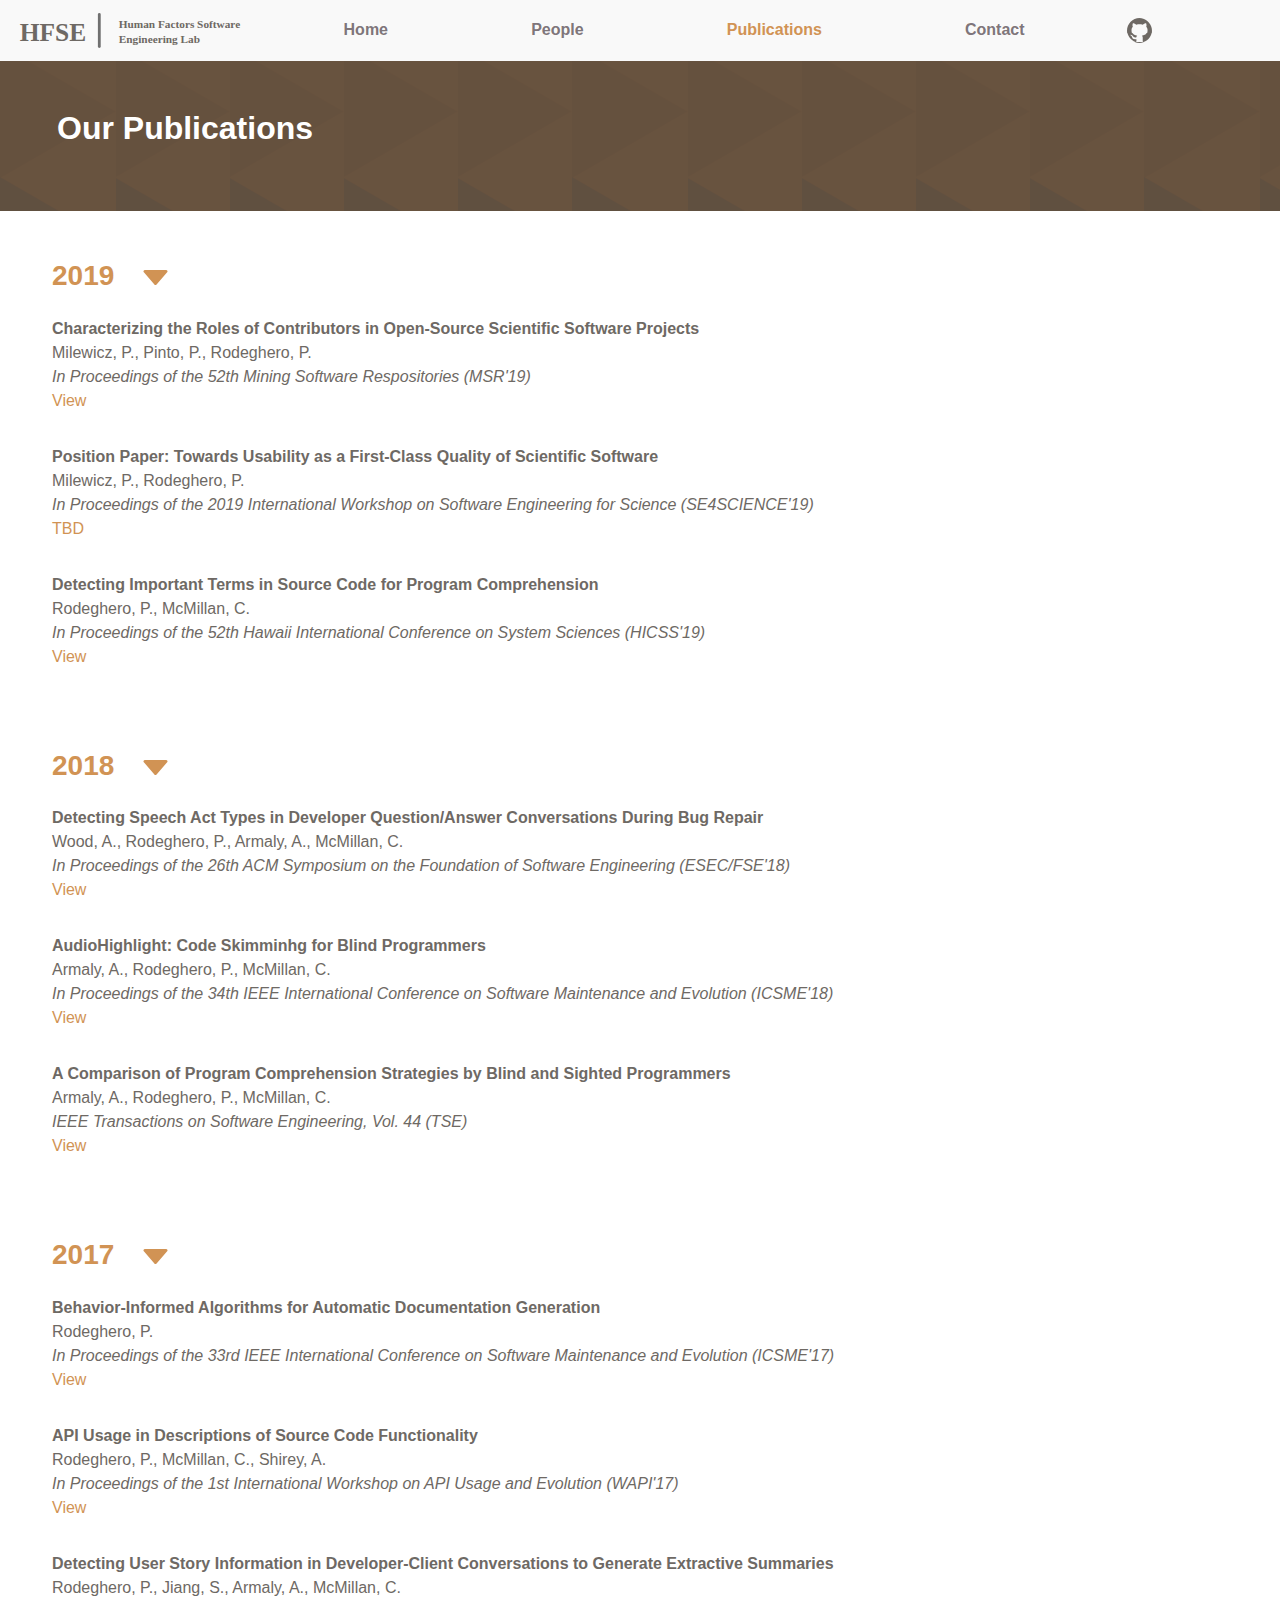
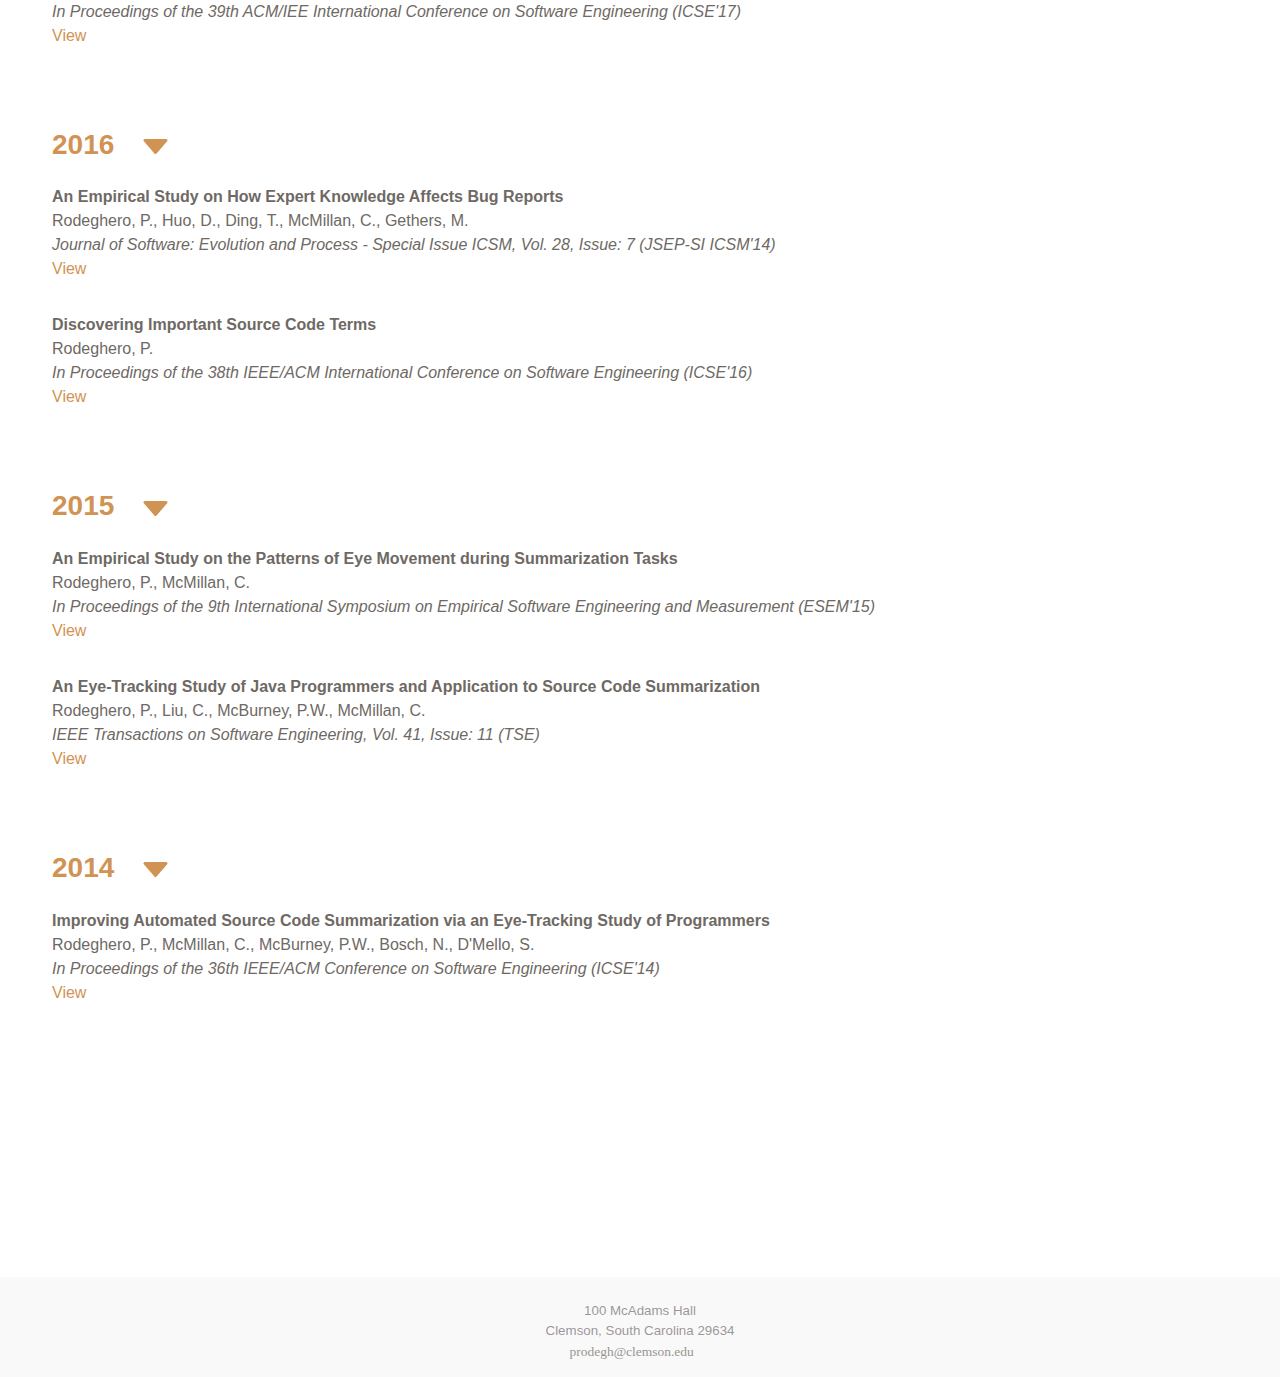
<file: Website Files/publica.html>
<!DOCTYPE html>
<html lang="en">
<head>
    <meta charset="utf-8">
    <meta name="viewport" content="width=device-width, initial-scale=1, shrink-to-fit=no">
    <link rel="stylesheet" href="bootstrap-4.3.1/css/bootstrap.min.css">
    <link rel="stylesheet" href="main-style.css">

</head>
<body>

    <!---Navigation Bar-->
    <nav class="navbar navbar-expand-lg navbar-custom">
        <a class="navbar-brand" href="index.html">
            <img src="images/HFSE-Logo.svg" width="240" height="35">
        </a>
        <button class="navbar-toggler" type="button" data-toggle="collapse" data-target="#navbarNav" aria-controls="navbarNav" aria-expanded="false" aria-label="Toggle navigation">
            <span class="navbar-toggler-icon"></span>
        </button>
        <div class="collapse navbar-collapse" id="navbarNav">
            <ul class="navbar-nav nav-fill w-100 align-items-start">
                <li class="nav-item">
                    <a class="nav-link" href="index.html">Home</a>
                </li>
                <li class="nav-item">
                    <a class="nav-link" href="people.html">People</a>
                </li>
                <!-- <li class="nav-item">
                    <a class="nav-link" href="#">Projects</a>
                </li> -->
                <li class="nav-item active">
                    <a class="nav-link" href="#">Publications<span class="sr-only">(current)</span></a>
                </li>
                <li class="nav-item">
                    <a class="nav-link" href="contacts.html">Contact</a>
                </li>
                <li class="nav-item">
                  <a class="nav-link" href="#">
                      <i class="gitHub"></i>
                    </a>
                </li>
            </ul>
        </div>
    </nav> 

    <!--Banner-->
    <div class="banner-container">
        <div class="container">
            <!--Ml-md-n1 is to help the banner text left align with the profile picture when the screen is medium or large-->
            <div class="row ml-md-n1 no-gutters justify-content-center justify-content-md-start">
                <!--Col-6 is to help with the centering of the banner text when the screen is small-->
                <!--My-5 is for vertically centering the banner text in the container-->
                <!--Ml-md-n4 is to help the banner text left align with the profile picture when the screen is medium or large-->
                <div class="col-6 my-5 ml-md-n4">
                    <div class="banner-text text-center text-md-left">
                        <h2><strong>Our Publications</strong></h2>
                    </div>
                </div>
            </div>
        </div>
    </div> 

    <!--2019 - Drop Down Toggle-->
    <div class="dropdown-year">

        <div class="container">
            <!--This list of grid spacing is the standard for all pages, see index.html for details on what each class does-->
            <div class="row mx-0 mx-sm-n5 my-5 align-items-center">
                <div class="col-auto">
                    <h3 class="year2019"><strong>2019</strong></h3>
                </div>
                <!--Col-2 and col-md-1 keep the triangle button in its smallest container, mx-n3 and mx-sm-n4 keep the triangle button as far left to the year as needed-->
                <div class="col-2 mx-n3 mt-n1 mx-sm-n4 col-md-1">
                    <div class="triangle-bttn">
                        <a href="#">
                            <img src="images/publicas-page-imgs/tr-button-o-down.svg" 
                            class="d-block w-100" 
                            height="15" width="15"
                            onclick="hide_unhide('dropdown-publicas1', this, 'year2019');">
                        </a>
                    </div>
                </div>

                <!--List of Publications-->
                <div class="col-12">
                    <div class="dropdown-publicas1">

                        <!--Publication Info 1-->
                        <div class="row my-3">
                            <!--Publication Name-->
                            <div class="col-12">
                                <!--Publication Name-->
                                <p><strong>Characterizing the Roles of Contributors in Open-Source Scientific Software Projects</strong>
                                <br>
                                <!--Authors-->
                                Milewicz, P., Pinto, P., Rodeghero, P.
                                <br>
                                <!--Journal-->
                                <i>In Proceedings of the 52th Mining Software Respositories (MSR'19)</i>
                                <br>
                                <!--PDF Download-->
                                <a href="http://gustavopinto.org/lost+found/msr2019b.pdf">View</a></p>
                            </div>
                        </div>

                        <!--Publication Info 2-->
                        <div class="row my-3">
                            <!--Publication Name-->
                            <div class="col-12">
                                <!--Publication Name-->
                                <p><strong>Position Paper: Towards Usability as a First-Class Quality of Scientific Software</strong>
                                <br>
                                <!--Authors-->
                                Milewicz, P., Rodeghero, P.
                                <br>
                                <!--Journal-->
                                <i>In Proceedings of the 2019 International Workshop on Software Engineering for Science (SE4SCIENCE'19)</i>
                                <br>
                                <!--PDF Download-->
                                <a href="#">TBD</a></p>
                            </div>
                        </div>

                        <!--Publication Info 2-->
                        <div class="row my-3">
                            <!--Publication Name-->
                            <div class="col-12">
                                <!--Publication Name-->
                                <p><strong>Detecting Important Terms in Source Code for Program Comprehension</strong>
                                <br>
                                <!--Authors-->
                                Rodeghero, P., McMillan, C. 
                                <br>
                                <!--Journal-->
                                <i>In Proceedings of the 52th Hawaii International Conference on System Sciences (HICSS'19)</i>
                                <br>
                                <!--PDF Download-->
                                <a href="http://hdl.handle.net/10125/60186">View</a></p>
                            </div>
                        </div>

                    </div>
                </div>

            </div>
        </div>
    </div>

   <!--2018 - Drop Down Toggle-->
   <div class="dropdown-year">

        <div class="container">
            <div class="row mx-0 mx-sm-n5 my-5 align-items-center">
                <div class="col-auto">
                        <h3 class="year2018"><strong>2018</strong></h3>
                </div>
                <div class="col-2 mx-n3 mt-n1 mx-sm-n4 col-md-1">
                    <div class="triangle-bttn">
                        <a href="#">
                            <img src="images/publicas-page-imgs/tr-button-o-down.svg" 
                            class="d-block w-100" 
                            height="15" width="15"
                            onclick="hide_unhide('dropdown-publicas2', this, 'year2018');">
                        </a>
                    </div>
                </div>

                <!--List of Publications-->
                <div class="col-12">
                    <div class="dropdown-publicas2">

                        <!--Publication Info 1-->
                        <div class="row my-3">
                            <!--Publication Name-->
                            <div class="col-12">
                                <!--Publication Name-->
                                <p><strong>Detecting Speech Act Types in Developer Question/Answer Conversations During Bug Repair</strong>
                                <br>
                                <!--Authors-->
                                Wood, A., Rodeghero, P., Armaly, A., McMillan, C.
                                <br>
                                <!--Journal-->
                                <i>In Proceedings of the 26th ACM Symposium on the Foundation of Software Engineering (ESEC/FSE'18)</i>
                                <br>
                                <!--PDF Download-->
                                <a href="https://dl.acm.org/citation.cfm?id=3236031">View</a></p>
                            </div>
                        </div>

                        <!--Publication Info 2-->
                        <div class="row my-3">
                            <!--Publication Name-->
                            <div class="col-12">
                                <!--Publication Name-->
                                <p><strong>AudioHighlight: Code Skimminhg for Blind Programmers</strong>
                                <br>
                                <!--Authors-->
                                Armaly, A., Rodeghero, P., McMillan, C.
                                <br>
                                <!--Journal-->
                                <i>In Proceedings of the 34th IEEE International Conference on Software Maintenance and Evolution (ICSME'18)</i>
                                <br>
                                <!--PDF Download-->
                                <a href="https://ieeexplore.ieee.org/abstract/document/8530030">View</a></p>
                            </div>
                        </div>

                        <!--Publication Info 2-->
                        <div class="row my-3">
                            <!--Publication Name-->
                            <div class="col-12">
                                <!--Publication Name-->
                                <p><strong>A Comparison of Program Comprehension Strategies by Blind and Sighted Programmers</strong>
                                <br>
                                <!--Authors-->
                                Armaly, A., Rodeghero, P., McMillan, C.
                                <br>
                                <!--Journal-->
                                <i>IEEE Transactions on Software Engineering, Vol. 44 (TSE)</i>
                                <br>
                                <!--PDF Download-->
                                <a href="https://www.computer.org/csdl/journal/ts/2018/08/07987041/13rRUxjQyqR">View</a></p>
                            </div>
                        </div>

                    </div>
                </div>

            </div>
        </div>
    </div>

    <!--2017 - Drop Down Toggle-->
    <div class="dropdown-year">

        <div class="container">
            <div class="row mx-0 mx-sm-n5 my-5 align-items-center">
                <div class="col-auto">
                        <h3 class="year2017"><strong>2017</strong></h3>
                </div>
                <div class="col-2 mx-n3 mt-n1 mx-sm-n4 col-md-1">
                    <div class="triangle-bttn">
                        <a href="#">
                            <img src="images/publicas-page-imgs/tr-button-o-down.svg" 
                            class="d-block w-100" 
                            height="15" width="15"
                            onclick="hide_unhide('dropdown-publicas3', this, 'year2017');">
                        </a>
                    </div>
                </div>

                <!--List of Publications-->
                <div class="col-12">
                    <div class="dropdown-publicas3">

                        <!--Publication Info 1-->
                        <div class="row my-3">
                            <!--Publication Name-->
                            <div class="col-12">
                                <!--Publication Name-->
                                <p><strong>Behavior-Informed Algorithms for Automatic Documentation Generation</strong>
                                <br>
                                <!--Authors-->
                                Rodeghero, P.
                                <br>
                                <!--Journal-->
                                <i>In Proceedings of the 33rd IEEE International Conference on Software Maintenance and Evolution (ICSME'17)</i>
                                <br>
                                <!--PDF Download-->
                                <a href="https://ieeexplore.ieee.org/abstract/document/8094477">View</a></p>
                            </div>
                        </div>

                        <!--Publication Info 2-->
                        <div class="row my-3">
                            <!--Publication Name-->
                            <div class="col-12">
                                <!--Publication Name-->
                                <p><strong>API Usage in Descriptions of Source Code Functionality</strong>
                                <br>
                                <!--Authors-->
                                Rodeghero, P., McMillan, C., Shirey, A.
                                <br>
                                <!--Journal-->
                                <i>In Proceedings of the 1st International Workshop on API Usage and Evolution (WAPI'17)</i>
                                <br>
                                <!--PDF Download-->
                                <a href="https://ieeexplore.ieee.org/abstract/document/7965484">View</a></p>
                            </div>
                        </div>

                        <!--Publication Info 3-->
                        <div class="row my-3">
                            <!--Publication Name-->
                            <div class="col-12">
                                <!--Publication Name-->
                                <p><strong>Detecting User Story Information in Developer-Client Conversations to Generate Extractive Summaries</strong>
                                <br>
                                <!--Authors-->
                                Rodeghero, P., Jiang, S., Armaly, A., McMillan, C.
                                <br>
                                <!--Journal-->
                                <i>In Proceedings of the 39th ACM/IEE International Conference on Software Engineering (ICSE'17)</i>
                                <br>
                                <!--PDF Download-->
                                <a href="https://ieeexplore.ieee.org/abstract/document/7985649">View</a></p>
                            </div>
                        </div>

                    </div>
                </div>

            </div>
        </div>
    </div>

    <!--2016 - Drop Down Toggle-->
    <div class="dropdown-year">

        <div class="container">
            <div class="row mx-0 mx-sm-n5 my-5 align-items-center">
                <div class="col-auto">
                        <h3 class="year2016"><strong>2016</strong></h3>
                </div>
                <div class="col-2 mx-n3 mt-n1 mx-sm-n4 col-md-1">
                    <div class="triangle-bttn">
                        <a href="#">
                            <img src="images/publicas-page-imgs/tr-button-o-down.svg" 
                            class="d-block w-100" 
                            height="15" width="15"
                            onclick="hide_unhide('dropdown-publicas4', this, 'year2016');">
                        </a>
                    </div>
                </div>

                <!--List of Publications-->
                <div class="col-12">
                    <div class="dropdown-publicas4">

                        <!--Publication Info 1-->
                        <div class="row my-3">
                            <!--Publication Name-->
                            <div class="col-12">
                                <!--Publication Name-->
                                <p><strong>An Empirical Study on How Expert Knowledge Affects Bug Reports</strong>
                                <br>
                                <!--Authors-->
                                Rodeghero, P., Huo, D., Ding, T., McMillan, C., Gethers, M.
                                <br>
                                <!--Journal-->
                                <i>Journal of Software: Evolution and Process - Special Issue ICSM, Vol. 28, Issue: 7 (JSEP-SI ICSM'14)</i>
                                <br>
                                <!--PDF Download-->
                                <a href="https://onlinelibrary.wiley.com/doi/full/10.1002/smr.1773">View</a></p>
                            </div>
                        </div>

                        <!--Publication Info 2-->
                        <div class="row my-3">
                            <!--Publication Name-->
                            <div class="col-12">
                                <!--Publication Name-->
                                <p><strong>Discovering Important Source Code Terms</strong>
                                <br>
                                <!--Authors-->
                                Rodeghero, P.
                                <br>
                                <!--Journal-->
                                <i>In Proceedings of the 38th IEEE/ACM International Conference on Software Engineering (ICSE'16)</i>
                                <br>
                                <!--PDF Download-->
                                <a href="https://dl.acm.org/citation.cfm?id=2891037">View</a></p>
                            </div>
                        </div>

                    </div>
                </div>

            </div>
        </div>
    </div>

    <!--2015 - Drop Down Toggle-->
    <div class="dropdown-year">

        <div class="container">
            <div class="row mx-0 mx-sm-n5 my-5 align-items-center">
                <div class="col-auto">
                        <h3 class="year2015"><strong>2015</strong></h3>
                </div>
                <div class="col-2 mx-n3 mt-n1 mx-sm-n4 col-md-1">
                    <div class="triangle-bttn">
                        <a href="#">
                            <img src="images/publicas-page-imgs/tr-button-o-down.svg" 
                            class="d-block w-100" 
                            height="15" width="15"
                            onclick="hide_unhide('dropdown-publicas5', this, 'year2015');">
                        </a>
                    </div>
                </div>

                <!--List of Publications-->
                <div class="col-12">
                    <div class="dropdown-publicas5">

                        <!--Publication Info 1-->
                        <div class="row my-3">
                            <!--Publication Name-->
                            <div class="col-12">
                                <!--Publication Name-->
                                <p><strong>An Empirical Study on the Patterns of Eye Movement during Summarization Tasks</strong>
                                <br>
                                <!--Authors-->
                                Rodeghero, P., McMillan, C.
                                <br>
                                <!--Journal-->
                                <i>In Proceedings of the 9th International Symposium on Empirical Software Engineering and Measurement (ESEM'15)</i>
                                <br>
                                <!--PDF Download-->
                                <a href="https://ieeexplore.ieee.org/document/7321188">View</a></p>
                            </div>
                        </div>

                        <!--Publication Info 2-->
                        <div class="row my-3">
                            <!--Publication Name-->
                            <div class="col-12">
                                <!--Publication Name-->
                                <p><strong>An Eye-Tracking Study of Java Programmers and Application to Source Code Summarization</strong>
                                <br>
                                <!--Authors-->
                                Rodeghero, P., Liu, C., McBurney, P.W., McMillan, C.
                                <br>
                                <!--Journal-->
                                <i>IEEE Transactions on Software Engineering, Vol. 41, Issue: 11 (TSE)</i>
                                <br>
                                <!--PDF Download-->
                                <a href="https://ieeexplore.ieee.org/abstract/document/7118751">View</a></p>
                            </div>
                        </div>

                    </div>
                </div>

            </div>
        </div>
    </div>

    <!--2014 - Drop Down Toggle-->
    <div class="dropdown-year">

        <div class="container">
            <div class="row mx-0 mx-sm-n5 my-5 align-items-center">
                <div class="col-auto">
                        <h3 class="year2014"><strong>2014</strong></h3>
                </div>
                <div class="col-2 mx-n3 mt-n1 mx-sm-n4 col-md-1">
                    <div class="triangle-bttn">
                        <a href="#">
                            <img src="images/publicas-page-imgs/tr-button-o-down.svg" 
                            class="d-block w-100" 
                            height="15" width="15"
                            onclick="hide_unhide('dropdown-publicas6', this, 'year2014');">
                        </a>
                    </div>
                </div>

                <!--List of Publications-->
                <div class="col-12">
                    <div class="dropdown-publicas6">

                        <!--Publication Info 1-->
                        <div class="row my-3">
                            <!--Publication Name-->
                            <div class="col-12">
                                <!--Publication Name-->
                                <p><strong>Improving Automated Source Code Summarization via an Eye-Tracking Study of Programmers</strong>
                                <br>
                                <!--Authors-->
                                Rodeghero, P., McMillan, C., McBurney, P.W., Bosch, N., D'Mello, S.
                                <br>
                                <!--Journal-->
                                <i>In Proceedings of the 36th IEEE/ACM Conference on Software Engineering (ICSE'14)</i>
                                <br>
                                <!--PDF Download-->
                                <a href="https://dl.acm.org/citation.cfm?id=2568247">View</a></p>
                            </div>
                        </div>

                    </div>
                </div>

            </div>
        </div>
    </div>

    <div class="extra-space">
        <div class="container-fluid">
            <div class="row my-5">
                <div class="col"></div>
            </div>
            <div class="row my-5">
                <div class="col"></div>
            </div>
            <div class="row my-5">
                <div class="col"></div>
            </div>
            <div class="row my-5">
                <div class="col"></div>
            </div>
        </div>
    </div>

    <!-- Footer -->
    <footer class="footer-container mt-auto py-4">
        <div class="footer-text text-center">
            100 McAdams Hall
            <br>
            Clemson, South Carolina 29634
            <img src="images/light-premail.svg" 
            class="d-block w-100 mt-1" 
            height="17">
        </div>
    </footer>

    <script src="jquery-3.4.1.min.js"></script>
    <script src="popper.min.js"></script>
    <script src="bootstrap-4.3.1/js/bootstrap.min.js"></script>
    <script src="main-js.js"></script>
</body>
</html>
</file>
<file: main-style.css>
body {
    padding: 0;
    margin: 0;
    background: #ffffff;
    font-family: 'Segoe UI', Tahoma, Geneva, Verdana, sans-serif;
}

/*----------Navbar Customization----------*/
/*---Notes: the 110.100.105.9 rgb = 6e6964*/
.navbar-custom {
    background: #f9f9f9;
    font-weight: bold;
}

.navbar-custom .navbar-text {
    color: rgb(110,100,105,0.9);
}

.navbar-custom .navbar-nav .nav-link {
    color: rgb(110,100,105,0.9);
}

.navbar-custom .nav-item.active .nav-link {
    color: #F56600;
}

.navbar-custom .nav-item:focus .nav-link,
.navbar-custom .nav-item:hover .nav-link {
    color: #F56600;
}

.navbar-custom .navbar-toggler-icon {
    background-image:url("data:image/svg+xml,%3csvg viewBox='0 0 30 30' xmlns='http://www.w3.org/2000/svg'%3e%3cpath stroke='rgba(110, 105, 100)' stroke-width='2' stroke-linecap='round' stroke-miterlimit='10' d='M4 7h22M4 15h22M4 23h22'/%3e%3c/svg%3e")
}

/*-----------Text Styling-----------*/

h2, h3, h4 {
    color: #522D80;
}

p {
    color: #6e6964;
}

/* Spacing test */
/* @media (min-width: 768px){
    .forceTfive {
        width: 25px !important;
    }} */

/*==============Home Page CSS===============================*/

/*Overlay Mask - Included in Code Citation*/
.overlay {
	position: absolute;
	min-height: 100%;
	min-width: 100%;
	left: 0;
	top: 0;
    background: rgba(231, 128, 25, 0);
}

/*-------Team Picture and Icons-----*/
.caption {
    position: absolute;
	min-height: 100%;
	min-width: 100%;
	left: 0;
	top: 0;
    color: #ffffff
}

/*-----------GitHub Icon for Homepage*/
.gitHub {
    background: url("images/github-logo-small-gray.svg");
    height: 1.55rem;
    width: 1.55rem;
    display: block;
    margin-left: 15%;
}

.gitHub:hover {
    background: url("images/github-logo-small-orange.svg");
    height: 1.55rem;
    width: 1.55rem;
    display: block;
    margin-left: 15%;
}

.banner-container {
    background: url("images/people-page-imgs/no-picture-banner.svg");
    width: 100%;
    height: 80px;
}

.banner-text h2 {
    color: #ffffff;
}

.footer-container {
    background: #f9f9f9;
    width: 100%;
    height: 100px;
    position: relative;
}

.footer-text {
    color: rgb(110,100,105,0.68);
    font-size: 10pt;
}

.text-copy a {
    color: #F56600;
}

.text-copy a:hover {
    color: #F56600;
    text-decoration-line: none;
}


/*==============People Page CSS==========================*/

.section-text {
    color: #522D80;
}

.bios a {
    color: #522D80;
}

.bios a:hover {
    color: #F56600;
    text-decoration-line: none;
}

/*==============Publications Page CSS====================*/

.dropdown-year h3 {
    color: #522D80;
}

.dropdown-year a {
    color: #522D80;
    text-decoration-line: none;
}

.dropdown-year a:hover {
    color: #522D80;
    text-decoration-line: none;
}

.dropdown-publicas1, .dropdown-publicas2, .dropdown-publicas3, .dropdown-publicas4, .dropdown-publicas5, .dropdown-publicas6, .dropdown-publicas7, .dropdown-publicas8 {
    display: block;
    opacity: 1;
    transition: all 0.6s ease-out;
}

.hide {
    transition: all 0.6s ease-out;
    opacity: 0;
}

.bttn19, .bttn18, .bttn17, .bttn16, .bttn15, .bttn14, .bttn20, .bttn22, .bttn23 {
    -moz-transition: tranform .4s;
    -webkit-transition: transform .4s;
    transition: transform .4s;
}

.closedBttn1, .closedBttn2, .closedBttn3, .closedBttn4, .closedBttn5, .closedBttn6, .closedBttn7, .closedBttn21, .closedBttn22, .closedBttn23 {
    transform: rotate(-180deg);
    filter: inverst(.5);
}
</file>
<file: Website Files/main-style.css>
body {
    padding: 0;
    margin: 0;
    background: #ffffff;
}

/*----------Navbar Customization----------*/
/*---Notes: the 110.100.105.9 rgb = 6e6964*/
.navbar-custom {
    background: #f9f9f9;
    font-weight: bold;
}

.navbar-custom .navbar-text {
    color: rgb(110,100,105,0.9);
}

.navbar-custom .navbar-nav .nav-link {
    color: rgb(110,100,105,0.9);
}

.navbar-custom .nav-item.active .nav-link {
    color: #d19354;
}

.navbar-custom .nav-item:focus .nav-link,
.navbar-custom .nav-item:hover .nav-link {
    color: #d19354;
}

.navbar-custom .navbar-toggler-icon {
    background-image:url("data:image/svg+xml,%3csvg viewBox='0 0 30 30' xmlns='http://www.w3.org/2000/svg'%3e%3cpath stroke='rgba(110, 105, 100)' stroke-width='2' stroke-linecap='round' stroke-miterlimit='10' d='M4 7h22M4 15h22M4 23h22'/%3e%3c/svg%3e")
}

/*-----------Text Styling-----------*/
h2 {
    color: #d19354;
}

h3 {
    color: #d19354;
}

p {
    color: #6e6964;
}

/*==============Home Page CSS===============================*/

/*Overlay Mask - Included in Code Citation*/
.overlay {
	position: absolute;
	min-height: 100%;
	min-width: 100%;
	left: 0;
	top: 0;
    background: rgba(231, 128, 25, 0.68);
}

/*-------Team Picture and Icons-----*/
.caption {
    position: absolute;
	min-height: 100%;
	min-width: 100%;
	left: 0;
	top: 0;
    color: #ffffff
}

/*-----------GitHub Icon for Homepage*/
.gitHub {
    background: url("images/github-logo-small-gray.svg");
    height: 1.55rem;
    width: 1.55rem;
    display: block;
    margin-left: 15%;
}

.gitHub:hover {
    background: url("images/github-logo-small-orange.svg");
    height: 1.55rem;
    width: 1.55rem;
    display: block;
    margin-left: 15%;
}

.banner-container {
    background: url("images/people-page-imgs/no-picture-banner.svg");
    width: 100%;
    height: 150px;
}

.banner-text h2 {
    color: #ffffff;
}

.footer-container {
    background: #f9f9f9;
    width: 100%;
    height: 100px;
}

.footer-text {
    color: rgb(110,100,105,0.68);
    font-size: 10pt;
}

/*==============People Page CSS==========================*/

.section-text {
    color: #d19354;
}

.bios a {
    color: #d19354;
}

.bios a:hover {
    color: #6e6964;
    text-decoration-line: none;
}

/*==============Publications Page CSS====================*/

.dropdown-year h3 {
    color: #d19354;
}

.dropdown-year a {
    color: #d19354;
    text-decoration-line: none;
}

.dropdown-year a:hover {
    color: #6e6964;
    text-decoration-line: none;
}

.dropdown-publicas1, .dropdown-publicas2, .dropdown-publicas3, .dropdown-publicas4, .dropdown-publicas5, .dropdown-publicas6 {
    display: block;
}
</file>
